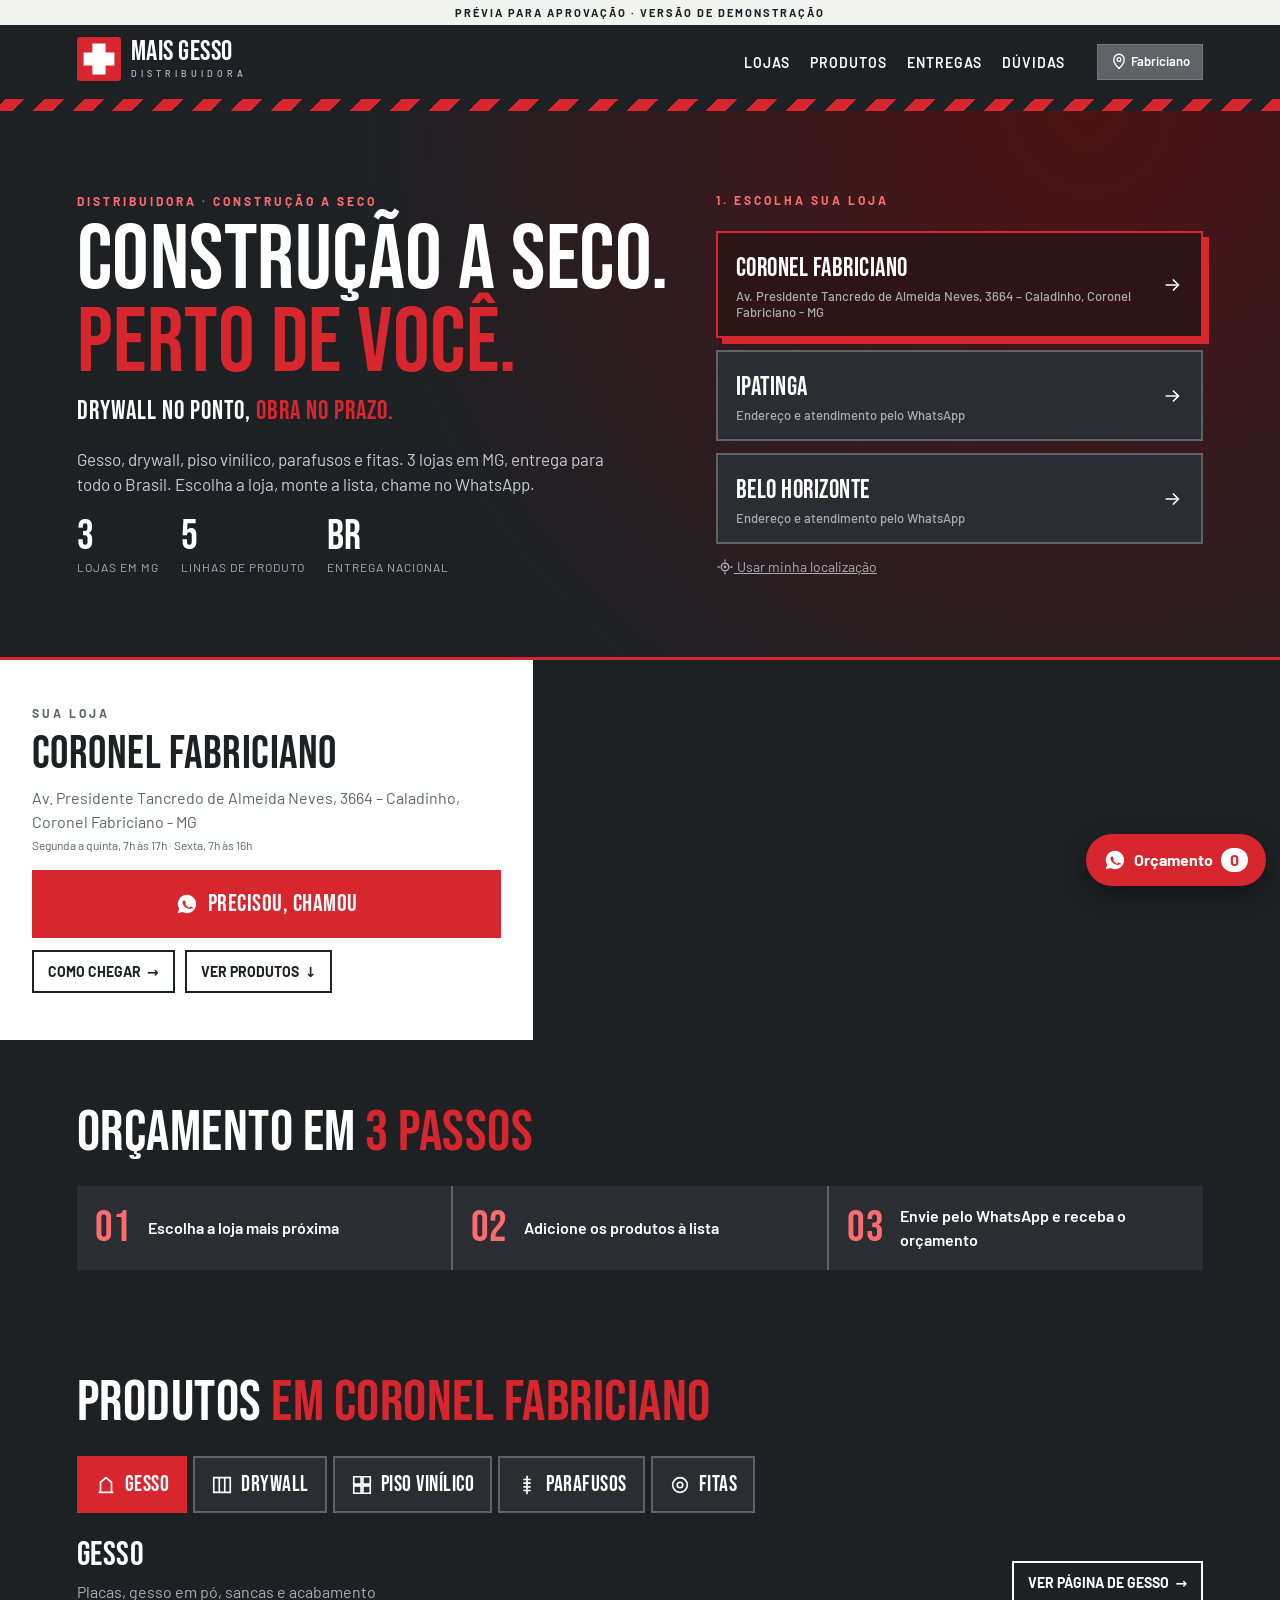
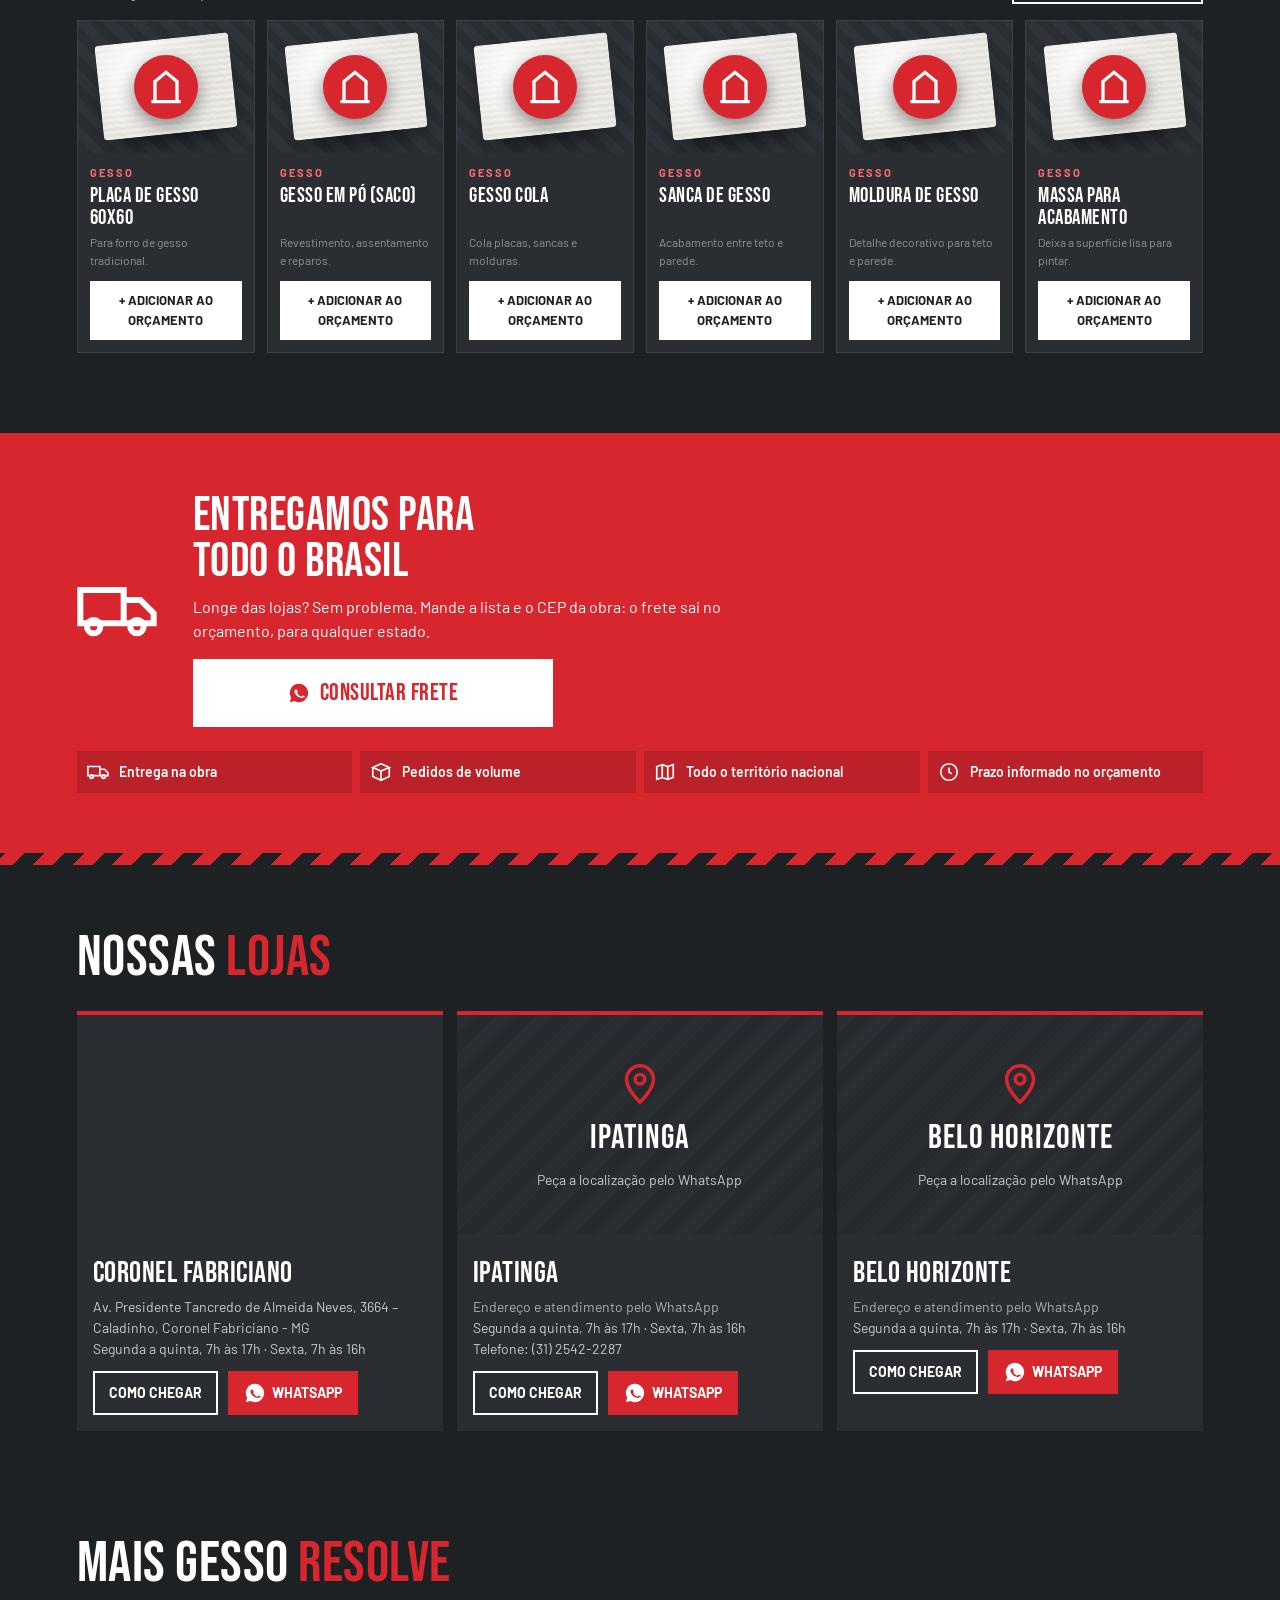
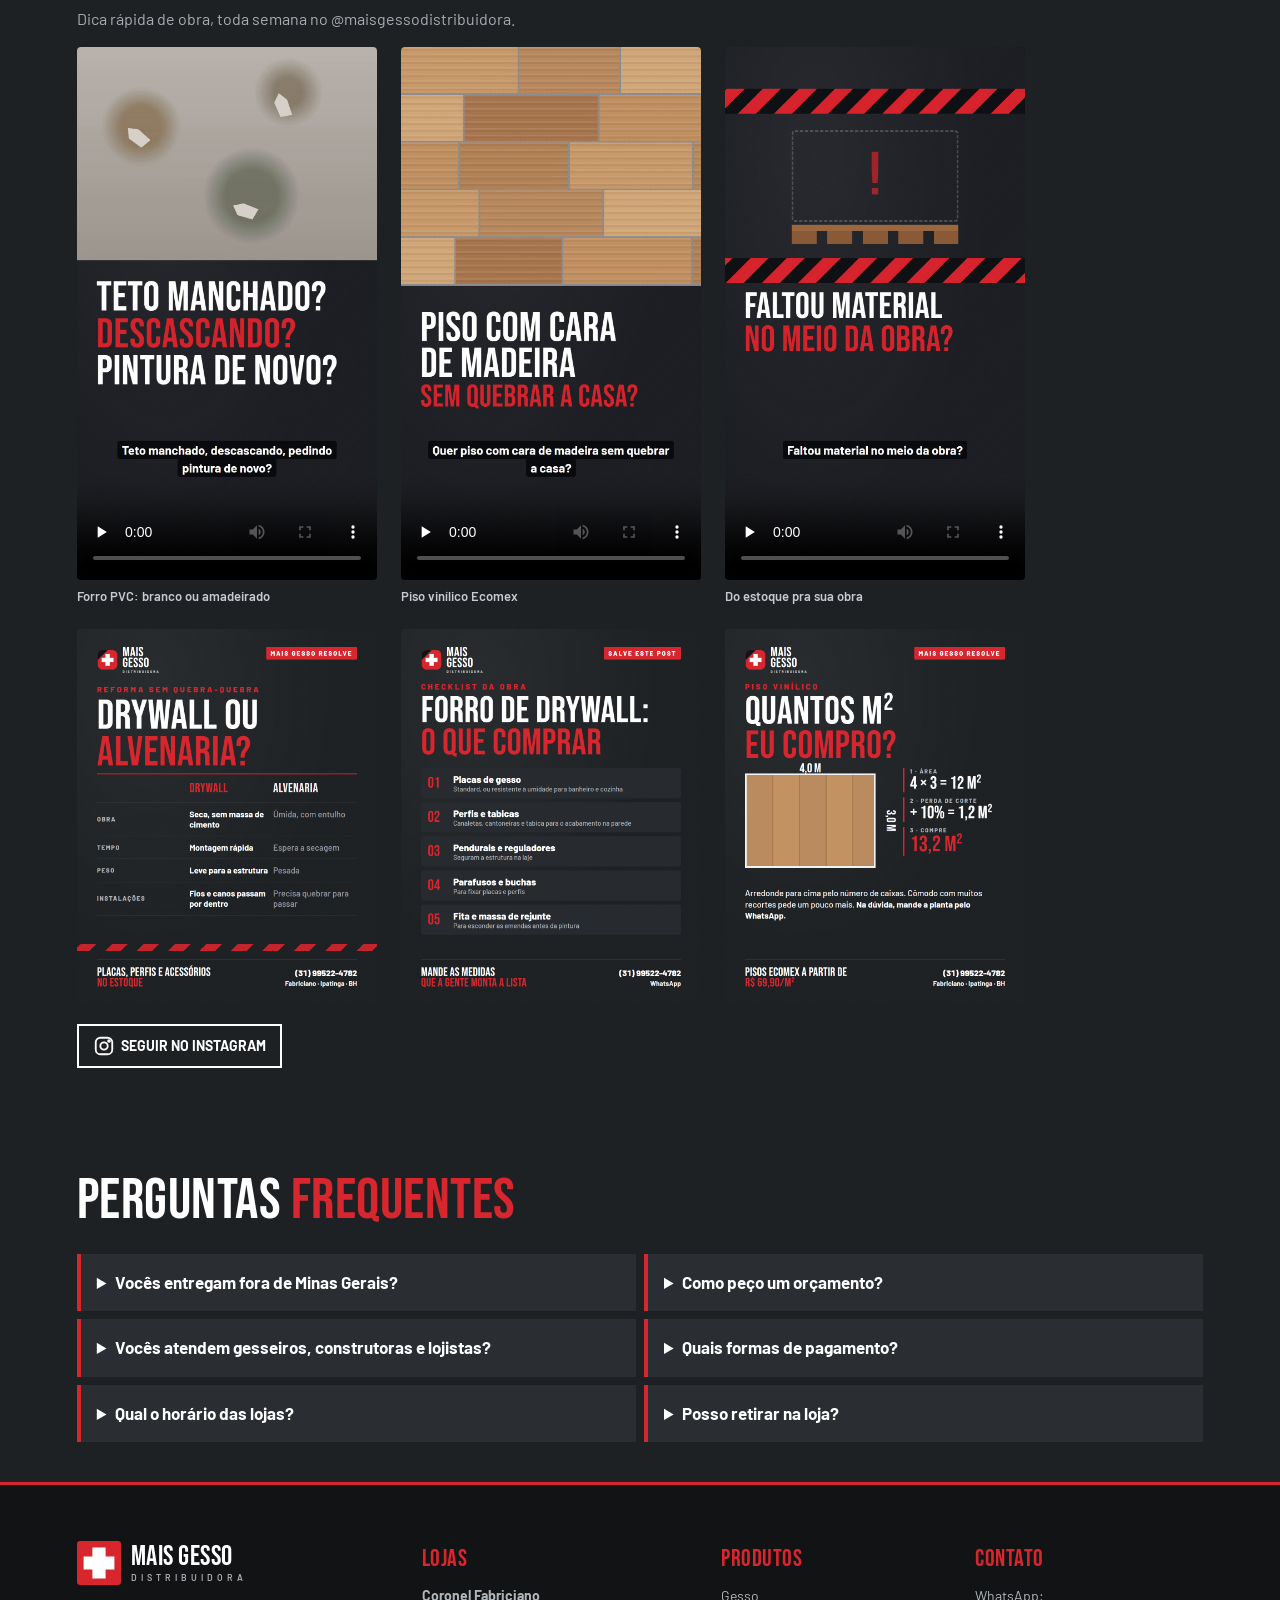
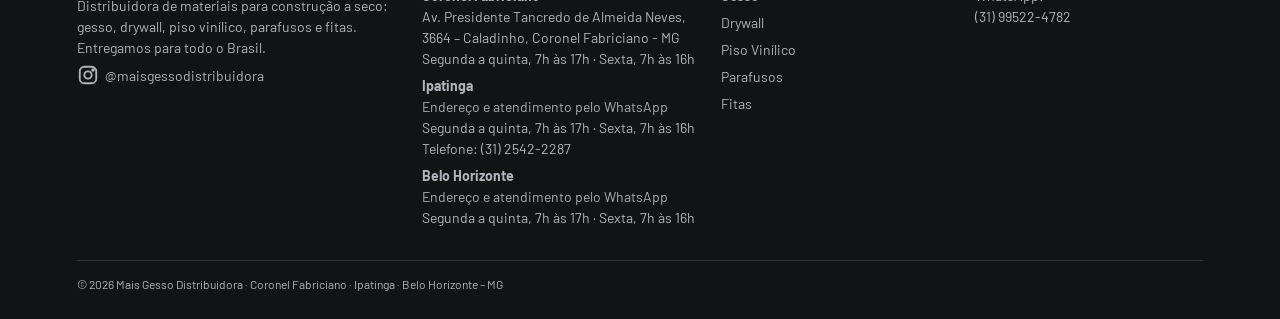
<file: index.html>
<!doctype html><html lang="pt-BR"><head><meta charset="utf-8"><meta name="viewport" content="width=device-width,initial-scale=1">
<title>Mais Gesso Distribuidora | Gesso, Drywall e Piso Vinílico em Coronel Fabriciano, Ipatinga e BH</title><meta name="description" content="Gesso, drywall, piso vinílico, parafusos e fitas. Lojas em Coronel Fabriciano, Ipatinga e Belo Horizonte (MG). Orçamento rápido pelo WhatsApp e entrega para todo o Brasil."><meta name="robots" content="noindex,follow"><meta name="theme-color" content="#1E2124"><meta name="format-detection" content="telephone=no">
<meta property="og:type" content="website"><meta property="og:locale" content="pt_BR"><meta property="og:site_name" content="Mais Gesso Distribuidora"><meta property="og:title" content="Mais Gesso Distribuidora | Gesso, Drywall e Piso Vinílico em Coronel Fabriciano, Ipatinga e BH"><meta property="og:description" content="Gesso, drywall, piso vinílico, parafusos e fitas. Lojas em Coronel Fabriciano, Ipatinga e Belo Horizonte (MG). Orçamento rápido pelo WhatsApp e entrega para todo o Brasil."><meta property="og:image" content="assets/og-image.png"><meta property="og:image:width" content="1200"><meta property="og:image:height" content="630"><meta property="og:image:alt" content="Mais Gesso Distribuidora: drywall no ponto, obra no prazo.">
<meta name="twitter:card" content="summary_large_image"><meta name="twitter:title" content="Mais Gesso Distribuidora | Gesso, Drywall e Piso Vinílico em Coronel Fabriciano, Ipatinga e BH"><meta name="twitter:description" content="Gesso, drywall, piso vinílico, parafusos e fitas. Lojas em Coronel Fabriciano, Ipatinga e Belo Horizonte (MG). Orçamento rápido pelo WhatsApp e entrega para todo o Brasil."><meta name="geo.region" content="BR-MG"><meta name="geo.placename" content="Coronel Fabriciano; Ipatinga; Belo Horizonte">
<link rel="icon" href="assets/favicon.svg" type="image/svg+xml"><link rel="apple-touch-icon" href="assets/apple-touch-icon.png"><link rel="preconnect" href="https://fonts.googleapis.com"><link rel="preconnect" href="https://fonts.gstatic.com" crossorigin>
<link href="https://fonts.googleapis.com/css2?family=Barlow:wght@400;500;600;700&family=Bebas+Neue&display=swap" rel="stylesheet"><link rel="stylesheet" href="assets/style.css">
<script type="application/ld+json">{"@context": "https://schema.org", "@graph": [{"@type": "Organization", "@id": "#org", "name": "Mais Gesso Distribuidora", "slogan": "Drywall no ponto, obra no prazo.", "sameAs": ["https://www.instagram.com/maisgessodistribuidora"], "contactPoint": {"@type": "ContactPoint", "telephone": "+5531995224782", "contactType": "sales", "areaServed": "BR", "availableLanguage": "pt-BR"}}, {"@type": "HardwareStore", "@id": "#fabriciano", "name": "Mais Gesso Distribuidora – Coronel Fabriciano", "parentOrganization": {"@id": "#org"}, "areaServed": [{"@type": "City", "name": "Coronel Fabriciano"}, {"@type": "Country", "name": "Brasil"}], "hasMap": "https://www.google.com/maps/search/?api=1&query=Mais%20Gesso%20Distribuidora%20Av.%20Presidente%20Tancredo%20de%20Almeida%20Neves%2C%203664%20%E2%80%93%20Caladinho%2C%20Coronel%20Fabriciano%20-%20MG", "address": {"@type": "PostalAddress", "addressLocality": "Coronel Fabriciano", "addressRegion": "MG", "addressCountry": "BR", "streetAddress": "Av. Presidente Tancredo de Almeida Neves, 3664 – Caladinho"}, "telephone": "+5531995224782", "openingHours": ["Mo-Th 07:00-17:00", "Fr 07:00-16:00"]}, {"@type": "HardwareStore", "@id": "#ipatinga", "name": "Mais Gesso Distribuidora – Ipatinga", "parentOrganization": {"@id": "#org"}, "areaServed": [{"@type": "City", "name": "Ipatinga"}, {"@type": "Country", "name": "Brasil"}], "hasMap": "https://www.google.com/maps/search/?api=1&query=Mais%20Gesso%20Distribuidora%20Ipatinga%20MG", "address": {"@type": "PostalAddress", "addressLocality": "Ipatinga", "addressRegion": "MG", "addressCountry": "BR"}, "telephone": "+553125422287", "openingHours": ["Mo-Th 07:00-17:00", "Fr 07:00-16:00"]}, {"@type": "HardwareStore", "@id": "#bh", "name": "Mais Gesso Distribuidora – Belo Horizonte", "parentOrganization": {"@id": "#org"}, "areaServed": [{"@type": "City", "name": "Belo Horizonte"}, {"@type": "Country", "name": "Brasil"}], "hasMap": "https://www.google.com/maps/search/?api=1&query=Mais%20Gesso%20Distribuidora%20Belo%20Horizonte%20MG", "address": {"@type": "PostalAddress", "addressLocality": "Belo Horizonte", "addressRegion": "MG", "addressCountry": "BR"}, "openingHours": ["Mo-Th 07:00-17:00", "Fr 07:00-16:00"]}, {"@type": "FAQPage", "mainEntity": [{"@type": "Question", "name": "Vocês entregam fora de Minas Gerais?", "acceptedAnswer": {"@type": "Answer", "text": "Sim. Entregamos para todo o Brasil. Envie sua lista pelo WhatsApp com o CEP da obra e calculamos o frete."}}, {"@type": "Question", "name": "Como peço um orçamento?", "acceptedAnswer": {"@type": "Answer", "text": "Escolha sua loja, adicione os produtos à lista de orçamento e toque em “Enviar pelo WhatsApp”. A mensagem já vai pronta para a loja escolhida."}}]}]}</script></head><body><a class="skip" href="#main">Pular para o conteúdo</a><div class="previa">Prévia para aprovação · versão de demonstração</div><header class="top"><a href="index.html" aria-label="Mais Gesso – início"><span class="logo-ph"><svg class="lm" viewBox="0 0 80 80" aria-hidden="true" focusable="false"><rect width="80" height="80" rx="6" fill="#D7262E"/><path d="M28 12h24v16h16v24H52v16H28V52H12V28h16z" fill="#fff"/></svg><span><b>MAIS GESSO</b><small>DISTRIBUIDORA</small></span></span></a>
<nav id="nav" aria-label="Principal"><a href="index.html#lojas">Lojas</a><a href="index.html#produtos">Produtos</a><a href="index.html#entrega">Entregas</a><a href="index.html#faq">Dúvidas</a></nav>
<button type="button" class="storechip" data-open-picker aria-haspopup="dialog"><svg width="18" height="18" viewBox="0 0 24 24" fill="none" stroke="currentColor" stroke-width="1.8" aria-hidden="true" focusable="false"><path d="M12 22s7-6.5 7-12a7 7 0 10-14 0c0 5.5 7 12 7 12zM12 12.5a2.5 2.5 0 100-5 2.5 2.5 0 000 5"/></svg> <span class="sr-only">Loja: </span><span data-store-short>Escolha a loja</span></button><button type="button" class="burger" aria-label="Abrir menu" aria-expanded="false" aria-controls="nav" data-menu><span aria-hidden="true">☰</span></button></header><div class="hz" aria-hidden="true"></div><main id="main">
<section class="hero"><div><p class="kick">Distribuidora · Construção a seco</p><h1>Construção a seco.<br><em>Perto de você.</em></h1><p class="slogan">Drywall no ponto, <em>obra no prazo.</em></p><p class="lead">Gesso, drywall, piso vinílico, parafusos e fitas. 3 lojas em MG, entrega para todo o Brasil. Escolha a loja, monte a lista, chame no WhatsApp.</p>
<div class="stats"><div><b>3</b>lojas em MG</div><div><b>5</b>linhas de produto</div><div><b>BR</b>entrega nacional</div></div></div>
<div class="opts" id="lojas-pick" role="group" aria-labelledby="pick-t"><p class="kick" id="pick-t">1. Escolha sua loja</p><button type="button" class="opt" data-pick="fabriciano" aria-pressed="false"><span>Coronel Fabriciano<small>Av. Presidente Tancredo de Almeida Neves, 3664 – Caladinho, Coronel Fabriciano - MG</small></span><svg width="22" height="22" viewBox="0 0 24 24" fill="none" stroke="currentColor" stroke-width="1.8" aria-hidden="true" focusable="false"><path d="M5 12h14M13 6l6 6-6 6"/></svg></button><button type="button" class="opt" data-pick="ipatinga" aria-pressed="false"><span>Ipatinga<small><span class="soon">Endereço e atendimento pelo WhatsApp</span></small></span><svg width="22" height="22" viewBox="0 0 24 24" fill="none" stroke="currentColor" stroke-width="1.8" aria-hidden="true" focusable="false"><path d="M5 12h14M13 6l6 6-6 6"/></svg></button><button type="button" class="opt" data-pick="bh" aria-pressed="false"><span>Belo Horizonte<small><span class="soon">Endereço e atendimento pelo WhatsApp</span></small></span><svg width="22" height="22" viewBox="0 0 24 24" fill="none" stroke="currentColor" stroke-width="1.8" aria-hidden="true" focusable="false"><path d="M5 12h14M13 6l6 6-6 6"/></svg></button><button type="button" class="lnk geo" id="geo"><svg width="18" height="18" viewBox="0 0 24 24" fill="none" stroke="currentColor" stroke-width="1.8" aria-hidden="true" focusable="false"><path d="M12 2v3M12 19v3M2 12h3M19 12h3M12 17a5 5 0 100-10 5 5 0 000 10M12 13a1 1 0 100-2 1 1 0 000 2"/></svg> Usar minha localização</button></div></section>
<section class="panel" id="sua-loja" aria-labelledby="sua-loja-t"><div class="info"><p class="kick dark">Sua loja</p><h2 id="sua-loja-t" data-store-name>Coronel Fabriciano</h2><p id="saddr">Av. Presidente Tancredo de Almeida Neves, 3664 – Caladinho, Coronel Fabriciano - MG</p><p class="tiny" id="shours">Segunda a quinta, 7h às 17h · Sexta, 7h às 16h</p>
<a class="big" id="swa" href="https://wa.me/5531995224782?text=Ol%C3%A1%2C%20Mais%20Gesso%21%20Gostaria%20de%20um%20or%C3%A7amento%20na%20loja%20de%20Coronel%20Fabriciano." rel="noopener"><svg width="22" height="22" viewBox="0 0 24 24" fill="currentColor" aria-hidden="true" focusable="false"><path d="M12 2a10 10 0 00-8.6 15.1L2 22l5-1.3A10 10 0 1012 2zm5.3 14.2c-.2.6-1.3 1.2-1.8 1.2s-1 .3-3.4-.7-3.9-3.5-4-3.7-1-1.3-1-2.5.6-1.8.9-2 .5-.3.7-.3h.5c.2 0 .4 0 .6.5l.8 2c.1.2.1.4 0 .5l-.4.6c-.1.2-.3.3-.1.6.2.3.8 1.3 1.7 2.1 1.2 1 2.1 1.3 2.4 1.5.3.1.5.1.6-.1l.9-1c.2-.3.4-.2.6-.1l1.9.9c.3.1.5.2.5.3.1.2.1.7-.1 1.2z"/></svg> Precisou, chamou</a><div class="row"><a class="ghost" id="slnk" href="https://www.google.com/maps/search/?api=1&query=Mais%20Gesso%20Distribuidora%20Av.%20Presidente%20Tancredo%20de%20Almeida%20Neves%2C%203664%20%E2%80%93%20Caladinho%2C%20Coronel%20Fabriciano%20-%20MG" rel="noopener">Como chegar <span aria-hidden="true">→</span></a><a class="ghost" href="#produtos">Ver produtos <span aria-hidden="true">↓</span></a></div><p class="warn" id="swarn" hidden><span aria-hidden="true">⚠</span> </p></div>
<div class="map"><div class="nomap" id="snomap" hidden><svg width="46" height="46" viewBox="0 0 24 24" fill="none" stroke="currentColor" stroke-width="1.8" aria-hidden="true" focusable="false"><path d="M12 22s7-6.5 7-12a7 7 0 10-14 0c0 5.5 7 12 7 12zM12 12.5a2.5 2.5 0 100-5 2.5 2.5 0 000 5"/></svg><b data-store-name></b><span>Peça a localização pelo WhatsApp</span></div><iframe id="smap" title="Mapa da loja selecionada" loading="lazy" referrerpolicy="no-referrer-when-downgrade" src="https://maps.google.com/maps?q=Av.%20Presidente%20Tancredo%20de%20Almeida%20Neves%2C%203664%20%E2%80%93%20Caladinho%2C%20Coronel%20Fabriciano%20-%20MG&z=15&output=embed"></iframe></div></section>
<section class="how" aria-labelledby="how-t"><h2 class="s" id="how-t">Orçamento em <span>3 passos</span></h2><ol class="steps"><li><b>01</b>Escolha a loja mais próxima</li><li><b>02</b>Adicione os produtos à lista</li><li><b>03</b>Envie pelo WhatsApp e receba o orçamento</li></ol></section>
<section id="produtos" aria-labelledby="produtos-t"><h2 class="s" id="produtos-t">Produtos <span data-store-in></span></h2><div class="tabs" role="tablist" aria-label="Linhas de produto"><button type="button" class="tab on" role="tab" id="tab-gesso" aria-controls="painel-gesso" aria-selected="true" tabindex="0" data-tab="gesso"><svg width="22" height="22" viewBox="0 0 24 24" fill="none" stroke="currentColor" stroke-width="1.8" aria-hidden="true" focusable="false"><path d="M4 20h16M6 20V9l6-5 6 5v11"/></svg>Gesso</button><button type="button" class="tab" role="tab" id="tab-drywall" aria-controls="painel-drywall" aria-selected="false" tabindex="-1" data-tab="drywall"><svg width="22" height="22" viewBox="0 0 24 24" fill="none" stroke="currentColor" stroke-width="1.8" aria-hidden="true" focusable="false"><path d="M3 4h18v16H3zM9 4v16M15 4v16"/></svg>Drywall</button><button type="button" class="tab" role="tab" id="tab-piso-vinilico" aria-controls="painel-piso-vinilico" aria-selected="false" tabindex="-1" data-tab="piso-vinilico"><svg width="22" height="22" viewBox="0 0 24 24" fill="none" stroke="currentColor" stroke-width="1.8" aria-hidden="true" focusable="false"><path d="M3 3h8v8H3zM13 13h8v8h-8zM13 3h8v8h-8zM3 13h8v8H3z"/></svg>Piso Vinílico</button><button type="button" class="tab" role="tab" id="tab-parafusos" aria-controls="painel-parafusos" aria-selected="false" tabindex="-1" data-tab="parafusos"><svg width="22" height="22" viewBox="0 0 24 24" fill="none" stroke="currentColor" stroke-width="1.8" aria-hidden="true" focusable="false"><path d="M12 2v20M8 6h8M8 10h8M8 14h8M8 18h8"/></svg>Parafusos</button><button type="button" class="tab" role="tab" id="tab-fitas" aria-controls="painel-fitas" aria-selected="false" tabindex="-1" data-tab="fitas"><svg width="22" height="22" viewBox="0 0 24 24" fill="none" stroke="currentColor" stroke-width="1.8" aria-hidden="true" focusable="false"><path d="M4 12a8 8 0 1016 0 8 8 0 10-16 0M9 12a3 3 0 106 0 3 3 0 10-6 0"/></svg>Fitas</button></div>
<div class="tabp" role="tabpanel" id="painel-gesso" aria-labelledby="tab-gesso" data-panel="gesso"><div class="ch"><div><h3 class="ct">Gesso</h3><p>Placas, gesso em pó, sancas e acabamento</p></div><a class="ghost dk" href="produtos/gesso.html">Ver página de Gesso <span aria-hidden="true">→</span></a></div><div class="grid"><article class="pc"><div class="ph ph-gesso"><span class="sw" aria-hidden="true"></span><svg width="44" height="44" viewBox="0 0 24 24" fill="none" stroke="currentColor" stroke-width="1.8" aria-hidden="true" focusable="false"><path d="M4 20h16M6 20V9l6-5 6 5v11"/></svg></div><div class="pb"><span class="tag">Gesso</span><h4>Placa de gesso 60x60</h4><p class="tiny">Para forro de gesso tradicional.</p><button type="button" class="add" data-item="Placa de gesso 60x60" aria-pressed="false">+ Adicionar ao orçamento</button></div></article><article class="pc"><div class="ph ph-gesso"><span class="sw" aria-hidden="true"></span><svg width="44" height="44" viewBox="0 0 24 24" fill="none" stroke="currentColor" stroke-width="1.8" aria-hidden="true" focusable="false"><path d="M4 20h16M6 20V9l6-5 6 5v11"/></svg></div><div class="pb"><span class="tag">Gesso</span><h4>Gesso em pó (saco)</h4><p class="tiny">Revestimento, assentamento e reparos.</p><button type="button" class="add" data-item="Gesso em pó (saco)" aria-pressed="false">+ Adicionar ao orçamento</button></div></article><article class="pc"><div class="ph ph-gesso"><span class="sw" aria-hidden="true"></span><svg width="44" height="44" viewBox="0 0 24 24" fill="none" stroke="currentColor" stroke-width="1.8" aria-hidden="true" focusable="false"><path d="M4 20h16M6 20V9l6-5 6 5v11"/></svg></div><div class="pb"><span class="tag">Gesso</span><h4>Gesso cola</h4><p class="tiny">Cola placas, sancas e molduras.</p><button type="button" class="add" data-item="Gesso cola" aria-pressed="false">+ Adicionar ao orçamento</button></div></article><article class="pc"><div class="ph ph-gesso"><span class="sw" aria-hidden="true"></span><svg width="44" height="44" viewBox="0 0 24 24" fill="none" stroke="currentColor" stroke-width="1.8" aria-hidden="true" focusable="false"><path d="M4 20h16M6 20V9l6-5 6 5v11"/></svg></div><div class="pb"><span class="tag">Gesso</span><h4>Sanca de gesso</h4><p class="tiny">Acabamento entre teto e parede.</p><button type="button" class="add" data-item="Sanca de gesso" aria-pressed="false">+ Adicionar ao orçamento</button></div></article><article class="pc"><div class="ph ph-gesso"><span class="sw" aria-hidden="true"></span><svg width="44" height="44" viewBox="0 0 24 24" fill="none" stroke="currentColor" stroke-width="1.8" aria-hidden="true" focusable="false"><path d="M4 20h16M6 20V9l6-5 6 5v11"/></svg></div><div class="pb"><span class="tag">Gesso</span><h4>Moldura de gesso</h4><p class="tiny">Detalhe decorativo para teto e parede.</p><button type="button" class="add" data-item="Moldura de gesso" aria-pressed="false">+ Adicionar ao orçamento</button></div></article><article class="pc"><div class="ph ph-gesso"><span class="sw" aria-hidden="true"></span><svg width="44" height="44" viewBox="0 0 24 24" fill="none" stroke="currentColor" stroke-width="1.8" aria-hidden="true" focusable="false"><path d="M4 20h16M6 20V9l6-5 6 5v11"/></svg></div><div class="pb"><span class="tag">Gesso</span><h4>Massa para acabamento</h4><p class="tiny">Deixa a superfície lisa para pintar.</p><button type="button" class="add" data-item="Massa para acabamento" aria-pressed="false">+ Adicionar ao orçamento</button></div></article></div></div><div class="tabp" role="tabpanel" id="painel-drywall" aria-labelledby="tab-drywall" data-panel="drywall" hidden><div class="ch"><div><h3 class="ct">Drywall</h3><p>Chapas ST, RU, RF, perfis e massas</p></div><a class="ghost dk" href="produtos/drywall.html">Ver página de Drywall <span aria-hidden="true">→</span></a></div><div class="grid"><article class="pc"><div class="ph ph-drywall"><span class="sw" aria-hidden="true"></span><svg width="44" height="44" viewBox="0 0 24 24" fill="none" stroke="currentColor" stroke-width="1.8" aria-hidden="true" focusable="false"><path d="M3 4h18v16H3zM9 4v16M15 4v16"/></svg></div><div class="pb"><span class="tag">Drywall</span><h4>Chapa drywall ST</h4><p class="tiny">Uso geral em áreas secas.</p><button type="button" class="add" data-item="Chapa drywall ST" aria-pressed="false">+ Adicionar ao orçamento</button></div></article><article class="pc"><div class="ph ph-drywall" style="--t:#7fa98a"><span class="sw" aria-hidden="true"></span><svg width="44" height="44" viewBox="0 0 24 24" fill="none" stroke="currentColor" stroke-width="1.8" aria-hidden="true" focusable="false"><path d="M3 4h18v16H3zM9 4v16M15 4v16"/></svg></div><div class="pb"><span class="tag">Drywall</span><h4>Chapa drywall RU (verde)</h4><p class="tiny">Resiste à umidade: banheiro e cozinha.</p><button type="button" class="add" data-item="Chapa drywall RU (verde)" aria-pressed="false">+ Adicionar ao orçamento</button></div></article><article class="pc"><div class="ph ph-drywall" style="--t:#d9a3ad"><span class="sw" aria-hidden="true"></span><svg width="44" height="44" viewBox="0 0 24 24" fill="none" stroke="currentColor" stroke-width="1.8" aria-hidden="true" focusable="false"><path d="M3 4h18v16H3zM9 4v16M15 4v16"/></svg></div><div class="pb"><span class="tag">Drywall</span><h4>Chapa drywall RF (rosa)</h4><p class="tiny">Resiste ao fogo: áreas técnicas.</p><button type="button" class="add" data-item="Chapa drywall RF (rosa)" aria-pressed="false">+ Adicionar ao orçamento</button></div></article><article class="pc"><div class="ph ph-drywall"><span class="sw" aria-hidden="true"></span><svg width="44" height="44" viewBox="0 0 24 24" fill="none" stroke="currentColor" stroke-width="1.8" aria-hidden="true" focusable="false"><path d="M3 4h18v16H3zM9 4v16M15 4v16"/></svg></div><div class="pb"><span class="tag">Drywall</span><h4>Perfil montante</h4><p class="tiny">Estrutura vertical da parede.</p><button type="button" class="add" data-item="Perfil montante" aria-pressed="false">+ Adicionar ao orçamento</button></div></article><article class="pc"><div class="ph ph-drywall"><span class="sw" aria-hidden="true"></span><svg width="44" height="44" viewBox="0 0 24 24" fill="none" stroke="currentColor" stroke-width="1.8" aria-hidden="true" focusable="false"><path d="M3 4h18v16H3zM9 4v16M15 4v16"/></svg></div><div class="pb"><span class="tag">Drywall</span><h4>Perfil guia</h4><p class="tiny">Fixa a estrutura no piso e no teto.</p><button type="button" class="add" data-item="Perfil guia" aria-pressed="false">+ Adicionar ao orçamento</button></div></article><article class="pc"><div class="ph ph-drywall"><span class="sw" aria-hidden="true"></span><svg width="44" height="44" viewBox="0 0 24 24" fill="none" stroke="currentColor" stroke-width="1.8" aria-hidden="true" focusable="false"><path d="M3 4h18v16H3zM9 4v16M15 4v16"/></svg></div><div class="pb"><span class="tag">Drywall</span><h4>Massa para drywall</h4><p class="tiny">Tratamento das juntas entre chapas.</p><button type="button" class="add" data-item="Massa para drywall" aria-pressed="false">+ Adicionar ao orçamento</button></div></article></div></div><div class="tabp" role="tabpanel" id="painel-piso-vinilico" aria-labelledby="tab-piso-vinilico" data-panel="piso-vinilico" hidden><div class="ch"><div><h3 class="ct">Piso Vinílico</h3><p>Réguas, mantas, rodapés e acessórios</p></div><a class="ghost dk" href="produtos/piso-vinilico.html">Ver página de Piso Vinílico <span aria-hidden="true">→</span></a></div><div class="grid"><article class="pc"><div class="ph ph-piso-vinilico"><span class="sw" aria-hidden="true"></span><svg width="44" height="44" viewBox="0 0 24 24" fill="none" stroke="currentColor" stroke-width="1.8" aria-hidden="true" focusable="false"><path d="M3 3h8v8H3zM13 13h8v8h-8zM13 3h8v8h-8zM3 13h8v8H3z"/></svg></div><div class="pb"><span class="tag">Piso Vinílico</span><h4>Piso vinílico em régua</h4><p class="tiny">Réguas com aparência de madeira.</p><button type="button" class="add" data-item="Piso vinílico em régua" aria-pressed="false">+ Adicionar ao orçamento</button></div></article><article class="pc"><div class="ph ph-piso-vinilico" style="--t:#a7774c"><span class="sw" aria-hidden="true"></span><svg width="44" height="44" viewBox="0 0 24 24" fill="none" stroke="currentColor" stroke-width="1.8" aria-hidden="true" focusable="false"><path d="M3 3h8v8H3zM13 13h8v8h-8zM13 3h8v8h-8zM3 13h8v8H3z"/></svg></div><div class="pb"><span class="tag">Piso Vinílico</span><h4>Piso vinílico clicado</h4><p class="tiny">Encaixe sem cola, instala mais rápido.</p><button type="button" class="add" data-item="Piso vinílico clicado" aria-pressed="false">+ Adicionar ao orçamento</button></div></article><article class="pc"><div class="ph ph-piso-vinilico" style="--t:#8f6b4c"><span class="sw" aria-hidden="true"></span><svg width="44" height="44" viewBox="0 0 24 24" fill="none" stroke="currentColor" stroke-width="1.8" aria-hidden="true" focusable="false"><path d="M3 3h8v8H3zM13 13h8v8h-8zM13 3h8v8h-8zM3 13h8v8H3z"/></svg></div><div class="pb"><span class="tag">Piso Vinílico</span><h4>Manta vinílica</h4><p class="tiny">Rolo contínuo para áreas amplas.</p><button type="button" class="add" data-item="Manta vinílica" aria-pressed="false">+ Adicionar ao orçamento</button></div></article><article class="pc"><div class="ph ph-piso-vinilico" style="--t:#e9e6e1"><span class="sw" aria-hidden="true"></span><svg width="44" height="44" viewBox="0 0 24 24" fill="none" stroke="currentColor" stroke-width="1.8" aria-hidden="true" focusable="false"><path d="M3 3h8v8H3zM13 13h8v8h-8zM13 3h8v8h-8zM3 13h8v8H3z"/></svg></div><div class="pb"><span class="tag">Piso Vinílico</span><h4>Rodapé</h4><p class="tiny">Acabamento entre piso e parede.</p><button type="button" class="add" data-item="Rodapé" aria-pressed="false">+ Adicionar ao orçamento</button></div></article><article class="pc"><div class="ph ph-piso-vinilico"><span class="sw" aria-hidden="true"></span><svg width="44" height="44" viewBox="0 0 24 24" fill="none" stroke="currentColor" stroke-width="1.8" aria-hidden="true" focusable="false"><path d="M3 3h8v8H3zM13 13h8v8h-8zM13 3h8v8h-8zM3 13h8v8H3z"/></svg></div><div class="pb"><span class="tag">Piso Vinílico</span><h4>Cola para piso vinílico</h4><p class="tiny">Fixa réguas e mantas coladas.</p><button type="button" class="add" data-item="Cola para piso vinílico" aria-pressed="false">+ Adicionar ao orçamento</button></div></article><article class="pc"><div class="ph ph-piso-vinilico"><span class="sw" aria-hidden="true"></span><svg width="44" height="44" viewBox="0 0 24 24" fill="none" stroke="currentColor" stroke-width="1.8" aria-hidden="true" focusable="false"><path d="M3 3h8v8H3zM13 13h8v8h-8zM13 3h8v8h-8zM3 13h8v8H3z"/></svg></div><div class="pb"><span class="tag">Piso Vinílico</span><h4>Perfil de acabamento</h4><p class="tiny">Transição entre ambientes.</p><button type="button" class="add" data-item="Perfil de acabamento" aria-pressed="false">+ Adicionar ao orçamento</button></div></article></div></div><div class="tabp" role="tabpanel" id="painel-parafusos" aria-labelledby="tab-parafusos" data-panel="parafusos" hidden><div class="ch"><div><h3 class="ct">Parafusos</h3><p>Fixação para drywall, steel frame e forro</p></div><a class="ghost dk" href="produtos/parafusos.html">Ver página de Parafusos <span aria-hidden="true">→</span></a></div><div class="grid"><article class="pc"><div class="ph ph-parafusos"><span class="sw" aria-hidden="true"></span><svg width="44" height="44" viewBox="0 0 24 24" fill="none" stroke="currentColor" stroke-width="1.8" aria-hidden="true" focusable="false"><path d="M12 2v20M8 6h8M8 10h8M8 14h8M8 18h8"/></svg></div><div class="pb"><span class="tag">Parafusos</span><h4>Parafuso GN25 (drywall)</h4><p class="tiny">Fixa as chapas nos perfis.</p><button type="button" class="add" data-item="Parafuso GN25 (drywall)" aria-pressed="false">+ Adicionar ao orçamento</button></div></article><article class="pc"><div class="ph ph-parafusos"><span class="sw" aria-hidden="true"></span><svg width="44" height="44" viewBox="0 0 24 24" fill="none" stroke="currentColor" stroke-width="1.8" aria-hidden="true" focusable="false"><path d="M12 2v20M8 6h8M8 10h8M8 14h8M8 18h8"/></svg></div><div class="pb"><span class="tag">Parafusos</span><h4>Parafuso metal-metal</h4><p class="tiny">Une os perfis da estrutura.</p><button type="button" class="add" data-item="Parafuso metal-metal" aria-pressed="false">+ Adicionar ao orçamento</button></div></article><article class="pc"><div class="ph ph-parafusos"><span class="sw" aria-hidden="true"></span><svg width="44" height="44" viewBox="0 0 24 24" fill="none" stroke="currentColor" stroke-width="1.8" aria-hidden="true" focusable="false"><path d="M12 2v20M8 6h8M8 10h8M8 14h8M8 18h8"/></svg></div><div class="pb"><span class="tag">Parafusos</span><h4>Parafuso ponta broca</h4><p class="tiny">Para perfis de chapa mais grossa.</p><button type="button" class="add" data-item="Parafuso ponta broca" aria-pressed="false">+ Adicionar ao orçamento</button></div></article><article class="pc"><div class="ph ph-parafusos"><span class="sw" aria-hidden="true"></span><svg width="44" height="44" viewBox="0 0 24 24" fill="none" stroke="currentColor" stroke-width="1.8" aria-hidden="true" focusable="false"><path d="M12 2v20M8 6h8M8 10h8M8 14h8M8 18h8"/></svg></div><div class="pb"><span class="tag">Parafusos</span><h4>Bucha e parafuso</h4><p class="tiny">Fixação em alvenaria e concreto.</p><button type="button" class="add" data-item="Bucha e parafuso" aria-pressed="false">+ Adicionar ao orçamento</button></div></article><article class="pc"><div class="ph ph-parafusos"><span class="sw" aria-hidden="true"></span><svg width="44" height="44" viewBox="0 0 24 24" fill="none" stroke="currentColor" stroke-width="1.8" aria-hidden="true" focusable="false"><path d="M12 2v20M8 6h8M8 10h8M8 14h8M8 18h8"/></svg></div><div class="pb"><span class="tag">Parafusos</span><h4>Pino para fixação</h4><p class="tiny">Fixa guias em laje e piso.</p><button type="button" class="add" data-item="Pino para fixação" aria-pressed="false">+ Adicionar ao orçamento</button></div></article><article class="pc"><div class="ph ph-parafusos"><span class="sw" aria-hidden="true"></span><svg width="44" height="44" viewBox="0 0 24 24" fill="none" stroke="currentColor" stroke-width="1.8" aria-hidden="true" focusable="false"><path d="M12 2v20M8 6h8M8 10h8M8 14h8M8 18h8"/></svg></div><div class="pb"><span class="tag">Parafusos</span><h4>Arame galvanizado</h4><p class="tiny">Sustentação de forros.</p><button type="button" class="add" data-item="Arame galvanizado" aria-pressed="false">+ Adicionar ao orçamento</button></div></article></div></div><div class="tabp" role="tabpanel" id="painel-fitas" aria-labelledby="tab-fitas" data-panel="fitas" hidden><div class="ch"><div><h3 class="ct">Fitas</h3><p>Fitas telada, papel, reforço e isolamento</p></div><a class="ghost dk" href="produtos/fitas.html">Ver página de Fitas <span aria-hidden="true">→</span></a></div><div class="grid"><article class="pc"><div class="ph ph-fitas"><span class="sw" aria-hidden="true"></span><svg width="44" height="44" viewBox="0 0 24 24" fill="none" stroke="currentColor" stroke-width="1.8" aria-hidden="true" focusable="false"><path d="M4 12a8 8 0 1016 0 8 8 0 10-16 0M9 12a3 3 0 106 0 3 3 0 10-6 0"/></svg></div><div class="pb"><span class="tag">Fitas</span><h4>Fita telada</h4><p class="tiny">Reforça as juntas antes da massa.</p><button type="button" class="add" data-item="Fita telada" aria-pressed="false">+ Adicionar ao orçamento</button></div></article><article class="pc"><div class="ph ph-fitas"><span class="sw" aria-hidden="true"></span><svg width="44" height="44" viewBox="0 0 24 24" fill="none" stroke="currentColor" stroke-width="1.8" aria-hidden="true" focusable="false"><path d="M4 12a8 8 0 1016 0 8 8 0 10-16 0M9 12a3 3 0 106 0 3 3 0 10-6 0"/></svg></div><div class="pb"><span class="tag">Fitas</span><h4>Fita de papel microperfurada</h4><p class="tiny">Tratamento de juntas de drywall.</p><button type="button" class="add" data-item="Fita de papel microperfurada" aria-pressed="false">+ Adicionar ao orçamento</button></div></article><article class="pc"><div class="ph ph-fitas"><span class="sw" aria-hidden="true"></span><svg width="44" height="44" viewBox="0 0 24 24" fill="none" stroke="currentColor" stroke-width="1.8" aria-hidden="true" focusable="false"><path d="M4 12a8 8 0 1016 0 8 8 0 10-16 0M9 12a3 3 0 106 0 3 3 0 10-6 0"/></svg></div><div class="pb"><span class="tag">Fitas</span><h4>Fita de reforço metálica</h4><p class="tiny">Protege cantos e quinas.</p><button type="button" class="add" data-item="Fita de reforço metálica" aria-pressed="false">+ Adicionar ao orçamento</button></div></article><article class="pc"><div class="ph ph-fitas"><span class="sw" aria-hidden="true"></span><svg width="44" height="44" viewBox="0 0 24 24" fill="none" stroke="currentColor" stroke-width="1.8" aria-hidden="true" focusable="false"><path d="M4 12a8 8 0 1016 0 8 8 0 10-16 0M9 12a3 3 0 106 0 3 3 0 10-6 0"/></svg></div><div class="pb"><span class="tag">Fitas</span><h4>Fita banda acústica</h4><p class="tiny">Isola a estrutura e reduz ruído.</p><button type="button" class="add" data-item="Fita banda acústica" aria-pressed="false">+ Adicionar ao orçamento</button></div></article><article class="pc"><div class="ph ph-fitas"><span class="sw" aria-hidden="true"></span><svg width="44" height="44" viewBox="0 0 24 24" fill="none" stroke="currentColor" stroke-width="1.8" aria-hidden="true" focusable="false"><path d="M4 12a8 8 0 1016 0 8 8 0 10-16 0M9 12a3 3 0 106 0 3 3 0 10-6 0"/></svg></div><div class="pb"><span class="tag">Fitas</span><h4>Fita crepe</h4><p class="tiny">Proteção e marcação na obra.</p><button type="button" class="add" data-item="Fita crepe" aria-pressed="false">+ Adicionar ao orçamento</button></div></article><article class="pc"><div class="ph ph-fitas"><span class="sw" aria-hidden="true"></span><svg width="44" height="44" viewBox="0 0 24 24" fill="none" stroke="currentColor" stroke-width="1.8" aria-hidden="true" focusable="false"><path d="M4 12a8 8 0 1016 0 8 8 0 10-16 0M9 12a3 3 0 106 0 3 3 0 10-6 0"/></svg></div><div class="pb"><span class="tag">Fitas</span><h4>Cantoneira de papel</h4><p class="tiny">Acabamento de cantos.</p><button type="button" class="add" data-item="Cantoneira de papel" aria-pressed="false">+ Adicionar ao orçamento</button></div></article></div></div></section>
<section class="br" id="entrega" aria-labelledby="entrega-t"><div class="bw"><svg width="80" height="80" viewBox="0 0 24 24" fill="none" stroke="#fff" stroke-width="1.8" aria-hidden="true" focusable="false"><path d="M1 6h13v10H1zM14 9h5l4 4v3h-9M5 19a2 2 0 100-4 2 2 0 000 4M18 19a2 2 0 100-4 2 2 0 000 4"/></svg><div><h2 id="entrega-t">Entregamos para<br>todo o Brasil</h2><p>Longe das lojas? Sem problema. Mande a lista e o CEP da obra: o frete sai no orçamento, para qualquer estado.</p><a class="big wht" href="https://wa.me/5531995224782?text=Ol%C3%A1%2C%20Mais%20Gesso%21%20Gostaria%20de%20um%20or%C3%A7amento%20na%20loja%20de%20Coronel%20Fabriciano.%20Preciso%20de%20entrega%20para%20outro%20estado.%20CEP%3A" rel="noopener"><svg width="22" height="22" viewBox="0 0 24 24" fill="currentColor" aria-hidden="true" focusable="false"><path d="M12 2a10 10 0 00-8.6 15.1L2 22l5-1.3A10 10 0 1012 2zm5.3 14.2c-.2.6-1.3 1.2-1.8 1.2s-1 .3-3.4-.7-3.9-3.5-4-3.7-1-1.3-1-2.5.6-1.8.9-2 .5-.3.7-.3h.5c.2 0 .4 0 .6.5l.8 2c.1.2.1.4 0 .5l-.4.6c-.1.2-.3.3-.1.6.2.3.8 1.3 1.7 2.1 1.2 1 2.1 1.3 2.4 1.5.3.1.5.1.6-.1l.9-1c.2-.3.4-.2.6-.1l1.9.9c.3.1.5.2.5.3.1.2.1.7-.1 1.2z"/></svg> Consultar frete</a></div></div>
<ul class="perks"><li><svg width="22" height="22" viewBox="0 0 24 24" fill="none" stroke="currentColor" stroke-width="1.8" aria-hidden="true" focusable="false"><path d="M1 6h13v10H1zM14 9h5l4 4v3h-9M5 19a2 2 0 100-4 2 2 0 000 4M18 19a2 2 0 100-4 2 2 0 000 4"/></svg> Entrega na obra</li><li><svg width="22" height="22" viewBox="0 0 24 24" fill="none" stroke="currentColor" stroke-width="1.8" aria-hidden="true" focusable="false"><path d="M3 7l9-4 9 4-9 4-9-4zM3 7v10l9 4 9-4V7M12 11v10"/></svg> Pedidos de volume</li><li><svg width="22" height="22" viewBox="0 0 24 24" fill="none" stroke="currentColor" stroke-width="1.8" aria-hidden="true" focusable="false"><path d="M9 4L3 6v14l6-2 6 2 6-2V4l-6 2-6-2zM9 4v14M15 6v14"/></svg> Todo o território nacional</li><li><svg width="22" height="22" viewBox="0 0 24 24" fill="none" stroke="currentColor" stroke-width="1.8" aria-hidden="true" focusable="false"><path d="M12 21a9 9 0 100-18 9 9 0 000 18zM12 7v5l3 2"/></svg> Prazo informado no orçamento</li></ul></section><div class="hz" aria-hidden="true"></div>
<section id="lojas" aria-labelledby="lojas-t"><h2 class="s" id="lojas-t">Nossas <span>lojas</span></h2><div class="stores"><article class="store" id="loja-fabriciano"><iframe title="Mapa – Coronel Fabriciano" loading="lazy" referrerpolicy="no-referrer-when-downgrade" src="https://maps.google.com/maps?q=Av.%20Presidente%20Tancredo%20de%20Almeida%20Neves%2C%203664%20%E2%80%93%20Caladinho%2C%20Coronel%20Fabriciano%20-%20MG&z=15&output=embed"></iframe><div class="sb"><h3>Coronel Fabriciano</h3><p>Av. Presidente Tancredo de Almeida Neves, 3664 – Caladinho, Coronel Fabriciano - MG</p><p class="tiny">Segunda a quinta, 7h às 17h · Sexta, 7h às 16h</p><div class="row"><a class="ghost dk" href="https://www.google.com/maps/search/?api=1&query=Mais%20Gesso%20Distribuidora%20Av.%20Presidente%20Tancredo%20de%20Almeida%20Neves%2C%203664%20%E2%80%93%20Caladinho%2C%20Coronel%20Fabriciano%20-%20MG" rel="noopener">Como chegar</a><a class="ghost wa" href="https://wa.me/5531995224782?text=Ol%C3%A1%2C%20Mais%20Gesso%21%20Gostaria%20de%20um%20or%C3%A7amento%20na%20loja%20de%20Coronel%20Fabriciano." rel="noopener"><svg width="22" height="22" viewBox="0 0 24 24" fill="currentColor" aria-hidden="true" focusable="false"><path d="M12 2a10 10 0 00-8.6 15.1L2 22l5-1.3A10 10 0 1012 2zm5.3 14.2c-.2.6-1.3 1.2-1.8 1.2s-1 .3-3.4-.7-3.9-3.5-4-3.7-1-1.3-1-2.5.6-1.8.9-2 .5-.3.7-.3h.5c.2 0 .4 0 .6.5l.8 2c.1.2.1.4 0 .5l-.4.6c-.1.2-.3.3-.1.6.2.3.8 1.3 1.7 2.1 1.2 1 2.1 1.3 2.4 1.5.3.1.5.1.6-.1l.9-1c.2-.3.4-.2.6-.1l1.9.9c.3.1.5.2.5.3.1.2.1.7-.1 1.2z"/></svg> WhatsApp</a></div></div></article><article class="store" id="loja-ipatinga"><div class="nomap"><svg width="46" height="46" viewBox="0 0 24 24" fill="none" stroke="currentColor" stroke-width="1.8" aria-hidden="true" focusable="false"><path d="M12 22s7-6.5 7-12a7 7 0 10-14 0c0 5.5 7 12 7 12zM12 12.5a2.5 2.5 0 100-5 2.5 2.5 0 000 5"/></svg><b>Ipatinga</b><span>Peça a localização pelo WhatsApp</span></div><div class="sb"><h3>Ipatinga</h3><p><span class="soon">Endereço e atendimento pelo WhatsApp</span></p><p class="tiny">Segunda a quinta, 7h às 17h · Sexta, 7h às 16h</p><p class="tiny">Telefone: (31) 2542-2287</p><div class="row"><a class="ghost dk" href="https://www.google.com/maps/search/?api=1&query=Mais%20Gesso%20Distribuidora%20Ipatinga%20MG" rel="noopener">Como chegar</a><a class="ghost wa" href="https://wa.me/5531995224782?text=Ol%C3%A1%2C%20Mais%20Gesso%21%20Gostaria%20de%20um%20or%C3%A7amento%20na%20loja%20de%20Ipatinga." rel="noopener"><svg width="22" height="22" viewBox="0 0 24 24" fill="currentColor" aria-hidden="true" focusable="false"><path d="M12 2a10 10 0 00-8.6 15.1L2 22l5-1.3A10 10 0 1012 2zm5.3 14.2c-.2.6-1.3 1.2-1.8 1.2s-1 .3-3.4-.7-3.9-3.5-4-3.7-1-1.3-1-2.5.6-1.8.9-2 .5-.3.7-.3h.5c.2 0 .4 0 .6.5l.8 2c.1.2.1.4 0 .5l-.4.6c-.1.2-.3.3-.1.6.2.3.8 1.3 1.7 2.1 1.2 1 2.1 1.3 2.4 1.5.3.1.5.1.6-.1l.9-1c.2-.3.4-.2.6-.1l1.9.9c.3.1.5.2.5.3.1.2.1.7-.1 1.2z"/></svg> WhatsApp</a></div></div></article><article class="store" id="loja-bh"><div class="nomap"><svg width="46" height="46" viewBox="0 0 24 24" fill="none" stroke="currentColor" stroke-width="1.8" aria-hidden="true" focusable="false"><path d="M12 22s7-6.5 7-12a7 7 0 10-14 0c0 5.5 7 12 7 12zM12 12.5a2.5 2.5 0 100-5 2.5 2.5 0 000 5"/></svg><b>Belo Horizonte</b><span>Peça a localização pelo WhatsApp</span></div><div class="sb"><h3>Belo Horizonte</h3><p><span class="soon">Endereço e atendimento pelo WhatsApp</span></p><p class="tiny">Segunda a quinta, 7h às 17h · Sexta, 7h às 16h</p><div class="row"><a class="ghost dk" href="https://www.google.com/maps/search/?api=1&query=Mais%20Gesso%20Distribuidora%20Belo%20Horizonte%20MG" rel="noopener">Como chegar</a><a class="ghost wa" href="https://wa.me/5531995224782?text=Ol%C3%A1%2C%20Mais%20Gesso%21%20Gostaria%20de%20um%20or%C3%A7amento%20na%20loja%20de%20Belo%20Horizonte." rel="noopener"><svg width="22" height="22" viewBox="0 0 24 24" fill="currentColor" aria-hidden="true" focusable="false"><path d="M12 2a10 10 0 00-8.6 15.1L2 22l5-1.3A10 10 0 1012 2zm5.3 14.2c-.2.6-1.3 1.2-1.8 1.2s-1 .3-3.4-.7-3.9-3.5-4-3.7-1-1.3-1-2.5.6-1.8.9-2 .5-.3.7-.3h.5c.2 0 .4 0 .6.5l.8 2c.1.2.1.4 0 .5l-.4.6c-.1.2-.3.3-.1.6.2.3.8 1.3 1.7 2.1 1.2 1 2.1 1.3 2.4 1.5.3.1.5.1.6-.1l.9-1c.2-.3.4-.2.6-.1l1.9.9c.3.1.5.2.5.3.1.2.1.7-.1 1.2z"/></svg> WhatsApp</a></div></div></article></div></section>
<section id="instagram" aria-labelledby="ig-t"><h2 class="s" id="ig-t">Mais Gesso <span>Resolve</span></h2><p class="sp">Dica rápida de obra, toda semana no @maisgessodistribuidora.</p><div class="reels"><figure class="reel"><video src="assets/midia/reel1-forro-pvc.mp4" poster="assets/midia/capa-reel1.png" controls playsinline preload="none"></video><figcaption>Forro PVC: branco ou amadeirado</figcaption></figure><figure class="reel"><video src="assets/midia/reel2-piso-vinilico.mp4" poster="assets/midia/capa-reel2.png" controls playsinline preload="none"></video><figcaption>Piso vinílico Ecomex</figcaption></figure><figure class="reel"><video src="assets/midia/reel3-entrega.mp4" poster="assets/midia/capa-reel3.png" controls playsinline preload="none"></video><figcaption>Do estoque pra sua obra</figcaption></figure></div><div class="dicas"><a class="dica" href="assets/midia/post1-drywall-x-alvenaria.png" rel="noopener"><img src="assets/midia/post1-drywall-x-alvenaria.png" alt="Dica: drywall ou alvenaria" loading="lazy" width="1080" height="1350"></a><a class="dica" href="assets/midia/post2-checklist-forro-drywall.png" rel="noopener"><img src="assets/midia/post2-checklist-forro-drywall.png" alt="Dica: o que comprar para forro de drywall" loading="lazy" width="1080" height="1350"></a><a class="dica" href="assets/midia/post3-calculo-piso.png" rel="noopener"><img src="assets/midia/post3-calculo-piso.png" alt="Dica: quantos metros de piso comprar" loading="lazy" width="1080" height="1350"></a></div><a class="ghost big2" href="https://www.instagram.com/maisgessodistribuidora" rel="noopener"><svg width="22" height="22" viewBox="0 0 24 24" fill="none" stroke="currentColor" stroke-width="2" aria-hidden="true" focusable="false"><rect x="3" y="3" width="18" height="18" rx="5"/><circle cx="12" cy="12" r="4"/><circle cx="17.5" cy="6.5" r="1" fill="currentColor"/></svg> Seguir no Instagram</a></section>
<section id="faq" aria-labelledby="faq-t"><h2 class="s" id="faq-t">Perguntas <span>frequentes</span></h2><div class="faq"><details><summary>Vocês entregam fora de Minas Gerais?</summary><p>Sim. Entregamos para todo o Brasil. Envie sua lista pelo WhatsApp com o CEP da obra e calculamos o frete.</p></details><details><summary>Como peço um orçamento?</summary><p>Escolha sua loja, adicione os produtos à lista de orçamento e toque em “Enviar pelo WhatsApp”. A mensagem já vai pronta para a loja escolhida.</p></details><details><summary>Vocês atendem gesseiros, construtoras e lojistas?</summary><p>Sim, atendemos profissionais e consumidores finais. Para compras em volume, peça as condições pelo WhatsApp.</p></details><details><summary>Quais formas de pagamento?</summary><p>A loja informa as formas de pagamento junto com o orçamento, pelo WhatsApp.</p></details><details><summary>Qual o horário das lojas?</summary><p>Chame a loja mais próxima pelo WhatsApp para confirmar o horário do dia.</p></details><details><summary>Posso retirar na loja?</summary><p>Combine a retirada com a loja ao fechar o orçamento pelo WhatsApp.</p></details></div></section></main><footer class="foot"><div class="fg"><div><span class="logo-ph"><svg class="lm" viewBox="0 0 80 80" aria-hidden="true" focusable="false"><rect width="80" height="80" rx="6" fill="#D7262E"/><path d="M28 12h24v16h16v24H52v16H28V52H12V28h16z" fill="#fff"/></svg><span><b>MAIS GESSO</b><small>DISTRIBUIDORA</small></span></span><p>Distribuidora de materiais para construção a seco: gesso, drywall, piso vinílico, parafusos e fitas. Entregamos para todo o Brasil.</p><a class="iglink" href="https://www.instagram.com/maisgessodistribuidora" rel="noopener"><svg width="22" height="22" viewBox="0 0 24 24" fill="none" stroke="currentColor" stroke-width="2" aria-hidden="true" focusable="false"><rect x="3" y="3" width="18" height="18" rx="5"/><circle cx="12" cy="12" r="4"/><circle cx="17.5" cy="6.5" r="1" fill="currentColor"/></svg> @maisgessodistribuidora</a></div>
<div><h2>Lojas</h2><p><b>Coronel Fabriciano</b><br>Av. Presidente Tancredo de Almeida Neves, 3664 – Caladinho, Coronel Fabriciano - MG<br>Segunda a quinta, 7h às 17h · Sexta, 7h às 16h</p><p><b>Ipatinga</b><br><span class="soon">Endereço e atendimento pelo WhatsApp</span><br>Segunda a quinta, 7h às 17h · Sexta, 7h às 16h<br>Telefone: (31) 2542-2287</p><p><b>Belo Horizonte</b><br><span class="soon">Endereço e atendimento pelo WhatsApp</span><br>Segunda a quinta, 7h às 17h · Sexta, 7h às 16h</p></div><div><h2>Produtos</h2><a href="produtos/gesso.html">Gesso</a><a href="produtos/drywall.html">Drywall</a><a href="produtos/piso-vinilico.html">Piso Vinílico</a><a href="produtos/parafusos.html">Parafusos</a><a href="produtos/fitas.html">Fitas</a></div>
<div><h2>Contato</h2><p>WhatsApp: <a href="https://wa.me/5531995224782" rel="noopener">(31) 99522-4782</a></p></div></div><p class="copy">© 2026 Mais Gesso Distribuidora · Coronel Fabriciano · Ipatinga · Belo Horizonte – MG</p></footer><button type="button" class="cartbtn" id="cartbtn" aria-label="Abrir lista de orçamento" aria-haspopup="dialog" aria-controls="drawer"><svg width="22" height="22" viewBox="0 0 24 24" fill="currentColor" aria-hidden="true" focusable="false"><path d="M12 2a10 10 0 00-8.6 15.1L2 22l5-1.3A10 10 0 1012 2zm5.3 14.2c-.2.6-1.3 1.2-1.8 1.2s-1 .3-3.4-.7-3.9-3.5-4-3.7-1-1.3-1-2.5.6-1.8.9-2 .5-.3.7-.3h.5c.2 0 .4 0 .6.5l.8 2c.1.2.1.4 0 .5l-.4.6c-.1.2-.3.3-.1.6.2.3.8 1.3 1.7 2.1 1.2 1 2.1 1.3 2.4 1.5.3.1.5.1.6-.1l.9-1c.2-.3.4-.2.6-.1l1.9.9c.3.1.5.2.5.3.1.2.1.7-.1 1.2z"/></svg><span>Orçamento</span><b id="cartn">0</b></button>
<aside class="drawer" id="drawer" role="dialog" aria-modal="true" aria-labelledby="drawer-t" aria-hidden="true" tabindex="-1"><div class="dh"><h2 id="drawer-t">Lista de orçamento</h2><button type="button" data-close-cart aria-label="Fechar lista de orçamento"><span aria-hidden="true">✕</span></button></div>
<p class="dstore">Loja: <b data-store-name>—</b> <button type="button" class="lnk" data-open-picker aria-haspopup="dialog">trocar</button></p><ul id="cartlist" aria-live="polite"></ul>
<label class="fld">Nome<input id="cname" name="nome" autocomplete="name" maxlength="80" placeholder="Seu nome"></label><label class="fld">CEP / cidade da entrega (opcional)<input id="ccep" name="entrega" autocomplete="postal-code" maxlength="60" placeholder="Ex.: 35170-000"></label><label class="fld">Observações<textarea id="cobs" name="obs" rows="2" maxlength="500" placeholder="Medidas, quantidades, prazo..."></textarea></label>
<button type="button" class="big" id="send"><svg width="22" height="22" viewBox="0 0 24 24" fill="currentColor" aria-hidden="true" focusable="false"><path d="M12 2a10 10 0 00-8.6 15.1L2 22l5-1.3A10 10 0 1012 2zm5.3 14.2c-.2.6-1.3 1.2-1.8 1.2s-1 .3-3.4-.7-3.9-3.5-4-3.7-1-1.3-1-2.5.6-1.8.9-2 .5-.3.7-.3h.5c.2 0 .4 0 .6.5l.8 2c.1.2.1.4 0 .5l-.4.6c-.1.2-.3.3-.1.6.2.3.8 1.3 1.7 2.1 1.2 1 2.1 1.3 2.4 1.5.3.1.5.1.6-.1l.9-1c.2-.3.4-.2.6-.1l1.9.9c.3.1.5.2.5.3.1.2.1.7-.1 1.2z"/></svg> Enviar pelo WhatsApp</button><p class="tiny" id="cwarn" hidden></p></aside><div class="scrim" data-close-cart aria-hidden="true"></div>
<div class="picker" id="picker" role="dialog" aria-modal="true" aria-labelledby="picker-t"><div class="pbox"><h2 id="picker-t">Qual loja fica mais perto?</h2><button type="button" class="opt" data-pick="fabriciano" aria-pressed="false"><span>Coronel Fabriciano<small>Av. Presidente Tancredo de Almeida Neves, 3664 – Caladinho, Coronel Fabriciano - MG</small></span><svg width="22" height="22" viewBox="0 0 24 24" fill="none" stroke="currentColor" stroke-width="1.8" aria-hidden="true" focusable="false"><path d="M5 12h14M13 6l6 6-6 6"/></svg></button><button type="button" class="opt" data-pick="ipatinga" aria-pressed="false"><span>Ipatinga<small><span class="soon">Endereço e atendimento pelo WhatsApp</span></small></span><svg width="22" height="22" viewBox="0 0 24 24" fill="none" stroke="currentColor" stroke-width="1.8" aria-hidden="true" focusable="false"><path d="M5 12h14M13 6l6 6-6 6"/></svg></button><button type="button" class="opt" data-pick="bh" aria-pressed="false"><span>Belo Horizonte<small><span class="soon">Endereço e atendimento pelo WhatsApp</span></small></span><svg width="22" height="22" viewBox="0 0 24 24" fill="none" stroke="currentColor" stroke-width="1.8" aria-hidden="true" focusable="false"><path d="M5 12h14M13 6l6 6-6 6"/></svg></button><button type="button" class="lnk" data-close-picker>Fechar</button></div></div><script src="assets/mg-data.js"></script><script src="assets/app.js"></script></body></html>
</file>
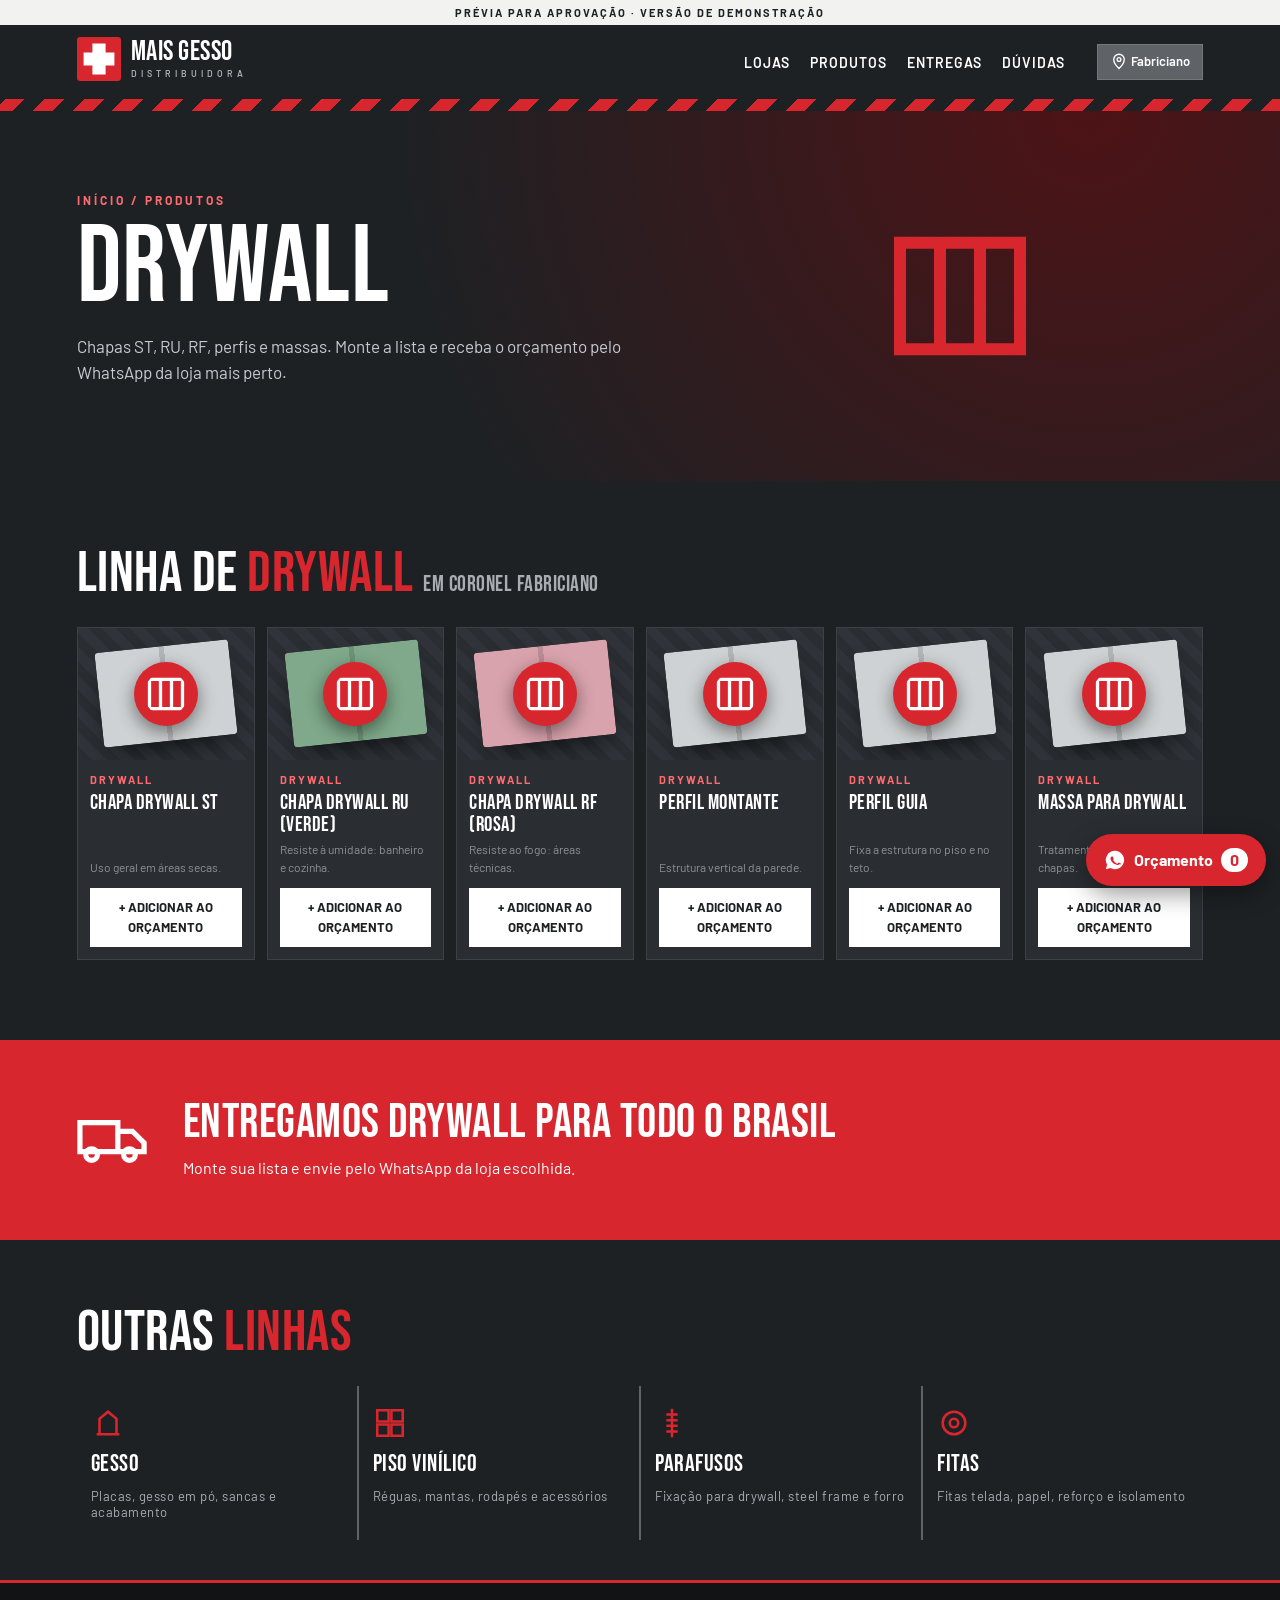
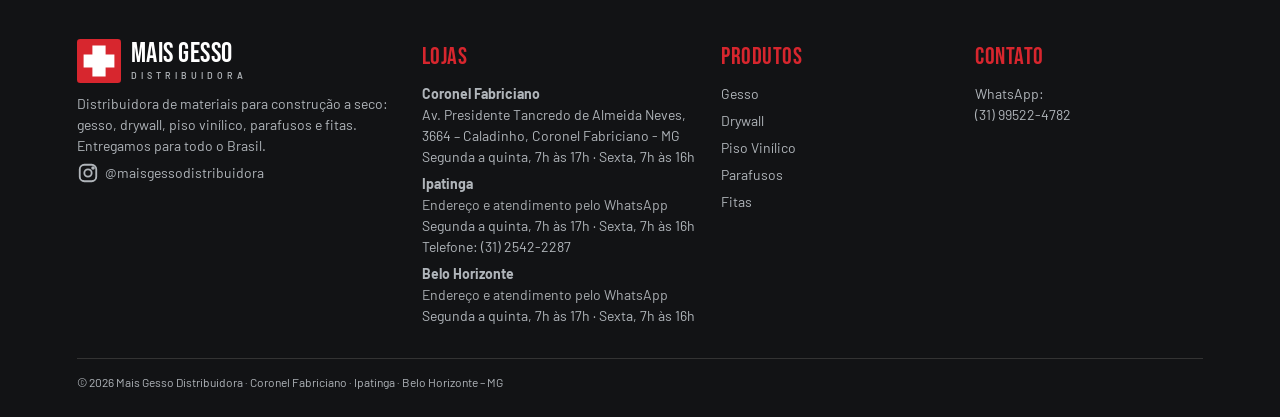
<file: produtos/drywall.html>
<!doctype html><html lang="pt-BR"><head><meta charset="utf-8"><meta name="viewport" content="width=device-width,initial-scale=1">
<title>Drywall em Coronel Fabriciano, Ipatinga e BH | Mais Gesso Distribuidora</title><meta name="description" content="Drywall: chapas st, ru, rf, perfis e massas. Orçamento pelo WhatsApp nas lojas de Coronel Fabriciano, Ipatinga e Belo Horizonte, com entrega para todo o Brasil."><meta name="robots" content="noindex,follow"><meta name="theme-color" content="#1E2124"><meta name="format-detection" content="telephone=no">
<meta property="og:type" content="website"><meta property="og:locale" content="pt_BR"><meta property="og:site_name" content="Mais Gesso Distribuidora"><meta property="og:title" content="Drywall em Coronel Fabriciano, Ipatinga e BH | Mais Gesso Distribuidora"><meta property="og:description" content="Drywall: chapas st, ru, rf, perfis e massas. Orçamento pelo WhatsApp nas lojas de Coronel Fabriciano, Ipatinga e Belo Horizonte, com entrega para todo o Brasil."><meta property="og:image" content="../assets/og-image.png"><meta property="og:image:width" content="1200"><meta property="og:image:height" content="630"><meta property="og:image:alt" content="Mais Gesso Distribuidora: drywall no ponto, obra no prazo.">
<meta name="twitter:card" content="summary_large_image"><meta name="twitter:title" content="Drywall em Coronel Fabriciano, Ipatinga e BH | Mais Gesso Distribuidora"><meta name="twitter:description" content="Drywall: chapas st, ru, rf, perfis e massas. Orçamento pelo WhatsApp nas lojas de Coronel Fabriciano, Ipatinga e Belo Horizonte, com entrega para todo o Brasil."><meta name="geo.region" content="BR-MG"><meta name="geo.placename" content="Coronel Fabriciano; Ipatinga; Belo Horizonte">
<link rel="icon" href="../assets/favicon.svg" type="image/svg+xml"><link rel="apple-touch-icon" href="../assets/apple-touch-icon.png"><link rel="preconnect" href="https://fonts.googleapis.com"><link rel="preconnect" href="https://fonts.gstatic.com" crossorigin>
<link href="https://fonts.googleapis.com/css2?family=Barlow:wght@400;500;600;700&family=Bebas+Neue&display=swap" rel="stylesheet"><link rel="stylesheet" href="../assets/style.css">
<script type="application/ld+json">{"@context": "https://schema.org", "@graph": [{"@type": "BreadcrumbList", "itemListElement": [{"@type": "ListItem", "position": 1, "name": "Início"}, {"@type": "ListItem", "position": 2, "name": "Drywall"}]}, {"@type": "ItemList", "name": "Drywall – Mais Gesso", "itemListElement": [{"@type": "ListItem", "position": 1, "name": "Chapa drywall ST"}, {"@type": "ListItem", "position": 2, "name": "Chapa drywall RU (verde)"}, {"@type": "ListItem", "position": 3, "name": "Chapa drywall RF (rosa)"}, {"@type": "ListItem", "position": 4, "name": "Perfil montante"}, {"@type": "ListItem", "position": 5, "name": "Perfil guia"}, {"@type": "ListItem", "position": 6, "name": "Massa para drywall"}]}]}</script></head><body><a class="skip" href="#main">Pular para o conteúdo</a><div class="previa">Prévia para aprovação · versão de demonstração</div><header class="top"><a href="../index.html" aria-label="Mais Gesso – início"><span class="logo-ph"><svg class="lm" viewBox="0 0 80 80" aria-hidden="true" focusable="false"><rect width="80" height="80" rx="6" fill="#D7262E"/><path d="M28 12h24v16h16v24H52v16H28V52H12V28h16z" fill="#fff"/></svg><span><b>MAIS GESSO</b><small>DISTRIBUIDORA</small></span></span></a>
<nav id="nav" aria-label="Principal"><a href="../index.html#lojas">Lojas</a><a href="../index.html#produtos">Produtos</a><a href="../index.html#entrega">Entregas</a><a href="../index.html#faq">Dúvidas</a></nav>
<button type="button" class="storechip" data-open-picker aria-haspopup="dialog"><svg width="18" height="18" viewBox="0 0 24 24" fill="none" stroke="currentColor" stroke-width="1.8" aria-hidden="true" focusable="false"><path d="M12 22s7-6.5 7-12a7 7 0 10-14 0c0 5.5 7 12 7 12zM12 12.5a2.5 2.5 0 100-5 2.5 2.5 0 000 5"/></svg> <span class="sr-only">Loja: </span><span data-store-short>Escolha a loja</span></button><button type="button" class="burger" aria-label="Abrir menu" aria-expanded="false" aria-controls="nav" data-menu><span aria-hidden="true">☰</span></button></header><div class="hz" aria-hidden="true"></div><main id="main">
<section class="hero sm"><div><p class="kick"><a href="../index.html">Início</a> / <a href="../index.html#produtos">Produtos</a></p><h1>Drywall</h1><p class="lead">Chapas ST, RU, RF, perfis e massas. Monte a lista e receba o orçamento pelo WhatsApp da loja mais perto.</p></div><div class="bigic"><svg width="160" height="160" viewBox="0 0 24 24" fill="none" stroke="#D7262E" stroke-width="1.8" aria-hidden="true" focusable="false"><path d="M3 4h18v16H3zM9 4v16M15 4v16"/></svg></div></section>
<section aria-labelledby="linha-t"><h2 class="s" id="linha-t">Linha de <span>Drywall</span> <span class="sub" data-store-in></span></h2><div class="grid"><article class="pc"><div class="ph ph-drywall"><span class="sw" aria-hidden="true"></span><svg width="44" height="44" viewBox="0 0 24 24" fill="none" stroke="currentColor" stroke-width="1.8" aria-hidden="true" focusable="false"><path d="M3 4h18v16H3zM9 4v16M15 4v16"/></svg></div><div class="pb"><span class="tag">Drywall</span><h3>Chapa drywall ST</h3><p class="tiny">Uso geral em áreas secas.</p><button type="button" class="add" data-item="Chapa drywall ST" aria-pressed="false">+ Adicionar ao orçamento</button></div></article><article class="pc"><div class="ph ph-drywall" style="--t:#7fa98a"><span class="sw" aria-hidden="true"></span><svg width="44" height="44" viewBox="0 0 24 24" fill="none" stroke="currentColor" stroke-width="1.8" aria-hidden="true" focusable="false"><path d="M3 4h18v16H3zM9 4v16M15 4v16"/></svg></div><div class="pb"><span class="tag">Drywall</span><h3>Chapa drywall RU (verde)</h3><p class="tiny">Resiste à umidade: banheiro e cozinha.</p><button type="button" class="add" data-item="Chapa drywall RU (verde)" aria-pressed="false">+ Adicionar ao orçamento</button></div></article><article class="pc"><div class="ph ph-drywall" style="--t:#d9a3ad"><span class="sw" aria-hidden="true"></span><svg width="44" height="44" viewBox="0 0 24 24" fill="none" stroke="currentColor" stroke-width="1.8" aria-hidden="true" focusable="false"><path d="M3 4h18v16H3zM9 4v16M15 4v16"/></svg></div><div class="pb"><span class="tag">Drywall</span><h3>Chapa drywall RF (rosa)</h3><p class="tiny">Resiste ao fogo: áreas técnicas.</p><button type="button" class="add" data-item="Chapa drywall RF (rosa)" aria-pressed="false">+ Adicionar ao orçamento</button></div></article><article class="pc"><div class="ph ph-drywall"><span class="sw" aria-hidden="true"></span><svg width="44" height="44" viewBox="0 0 24 24" fill="none" stroke="currentColor" stroke-width="1.8" aria-hidden="true" focusable="false"><path d="M3 4h18v16H3zM9 4v16M15 4v16"/></svg></div><div class="pb"><span class="tag">Drywall</span><h3>Perfil montante</h3><p class="tiny">Estrutura vertical da parede.</p><button type="button" class="add" data-item="Perfil montante" aria-pressed="false">+ Adicionar ao orçamento</button></div></article><article class="pc"><div class="ph ph-drywall"><span class="sw" aria-hidden="true"></span><svg width="44" height="44" viewBox="0 0 24 24" fill="none" stroke="currentColor" stroke-width="1.8" aria-hidden="true" focusable="false"><path d="M3 4h18v16H3zM9 4v16M15 4v16"/></svg></div><div class="pb"><span class="tag">Drywall</span><h3>Perfil guia</h3><p class="tiny">Fixa a estrutura no piso e no teto.</p><button type="button" class="add" data-item="Perfil guia" aria-pressed="false">+ Adicionar ao orçamento</button></div></article><article class="pc"><div class="ph ph-drywall"><span class="sw" aria-hidden="true"></span><svg width="44" height="44" viewBox="0 0 24 24" fill="none" stroke="currentColor" stroke-width="1.8" aria-hidden="true" focusable="false"><path d="M3 4h18v16H3zM9 4v16M15 4v16"/></svg></div><div class="pb"><span class="tag">Drywall</span><h3>Massa para drywall</h3><p class="tiny">Tratamento das juntas entre chapas.</p><button type="button" class="add" data-item="Massa para drywall" aria-pressed="false">+ Adicionar ao orçamento</button></div></article></div></section>
<section class="br" aria-labelledby="entrega-t"><div class="bw"><svg width="70" height="70" viewBox="0 0 24 24" fill="none" stroke="#fff" stroke-width="1.8" aria-hidden="true" focusable="false"><path d="M1 6h13v10H1zM14 9h5l4 4v3h-9M5 19a2 2 0 100-4 2 2 0 000 4M18 19a2 2 0 100-4 2 2 0 000 4"/></svg><div><h2 id="entrega-t">Entregamos drywall para todo o Brasil</h2><p>Monte sua lista e envie pelo WhatsApp da loja escolhida.</p></div></div></section>
<section aria-labelledby="outras-t"><h2 class="s" id="outras-t">Outras <span>linhas</span></h2><div class="cats"><a class="cat" href="gesso.html"><svg width="34" height="34" viewBox="0 0 24 24" fill="none" stroke="currentColor" stroke-width="1.8" aria-hidden="true" focusable="false"><path d="M4 20h16M6 20V9l6-5 6 5v11"/></svg>Gesso<small>Placas, gesso em pó, sancas e acabamento</small></a><a class="cat" href="piso-vinilico.html"><svg width="34" height="34" viewBox="0 0 24 24" fill="none" stroke="currentColor" stroke-width="1.8" aria-hidden="true" focusable="false"><path d="M3 3h8v8H3zM13 13h8v8h-8zM13 3h8v8h-8zM3 13h8v8H3z"/></svg>Piso Vinílico<small>Réguas, mantas, rodapés e acessórios</small></a><a class="cat" href="parafusos.html"><svg width="34" height="34" viewBox="0 0 24 24" fill="none" stroke="currentColor" stroke-width="1.8" aria-hidden="true" focusable="false"><path d="M12 2v20M8 6h8M8 10h8M8 14h8M8 18h8"/></svg>Parafusos<small>Fixação para drywall, steel frame e forro</small></a><a class="cat" href="fitas.html"><svg width="34" height="34" viewBox="0 0 24 24" fill="none" stroke="currentColor" stroke-width="1.8" aria-hidden="true" focusable="false"><path d="M4 12a8 8 0 1016 0 8 8 0 10-16 0M9 12a3 3 0 106 0 3 3 0 10-6 0"/></svg>Fitas<small>Fitas telada, papel, reforço e isolamento</small></a></div></section></main><footer class="foot"><div class="fg"><div><span class="logo-ph"><svg class="lm" viewBox="0 0 80 80" aria-hidden="true" focusable="false"><rect width="80" height="80" rx="6" fill="#D7262E"/><path d="M28 12h24v16h16v24H52v16H28V52H12V28h16z" fill="#fff"/></svg><span><b>MAIS GESSO</b><small>DISTRIBUIDORA</small></span></span><p>Distribuidora de materiais para construção a seco: gesso, drywall, piso vinílico, parafusos e fitas. Entregamos para todo o Brasil.</p><a class="iglink" href="https://www.instagram.com/maisgessodistribuidora" rel="noopener"><svg width="22" height="22" viewBox="0 0 24 24" fill="none" stroke="currentColor" stroke-width="2" aria-hidden="true" focusable="false"><rect x="3" y="3" width="18" height="18" rx="5"/><circle cx="12" cy="12" r="4"/><circle cx="17.5" cy="6.5" r="1" fill="currentColor"/></svg> @maisgessodistribuidora</a></div>
<div><h2>Lojas</h2><p><b>Coronel Fabriciano</b><br>Av. Presidente Tancredo de Almeida Neves, 3664 – Caladinho, Coronel Fabriciano - MG<br>Segunda a quinta, 7h às 17h · Sexta, 7h às 16h</p><p><b>Ipatinga</b><br><span class="soon">Endereço e atendimento pelo WhatsApp</span><br>Segunda a quinta, 7h às 17h · Sexta, 7h às 16h<br>Telefone: (31) 2542-2287</p><p><b>Belo Horizonte</b><br><span class="soon">Endereço e atendimento pelo WhatsApp</span><br>Segunda a quinta, 7h às 17h · Sexta, 7h às 16h</p></div><div><h2>Produtos</h2><a href="../produtos/gesso.html">Gesso</a><a href="../produtos/drywall.html">Drywall</a><a href="../produtos/piso-vinilico.html">Piso Vinílico</a><a href="../produtos/parafusos.html">Parafusos</a><a href="../produtos/fitas.html">Fitas</a></div>
<div><h2>Contato</h2><p>WhatsApp: <a href="https://wa.me/5531995224782" rel="noopener">(31) 99522-4782</a></p></div></div><p class="copy">© 2026 Mais Gesso Distribuidora · Coronel Fabriciano · Ipatinga · Belo Horizonte – MG</p></footer><button type="button" class="cartbtn" id="cartbtn" aria-label="Abrir lista de orçamento" aria-haspopup="dialog" aria-controls="drawer"><svg width="22" height="22" viewBox="0 0 24 24" fill="currentColor" aria-hidden="true" focusable="false"><path d="M12 2a10 10 0 00-8.6 15.1L2 22l5-1.3A10 10 0 1012 2zm5.3 14.2c-.2.6-1.3 1.2-1.8 1.2s-1 .3-3.4-.7-3.9-3.5-4-3.7-1-1.3-1-2.5.6-1.8.9-2 .5-.3.7-.3h.5c.2 0 .4 0 .6.5l.8 2c.1.2.1.4 0 .5l-.4.6c-.1.2-.3.3-.1.6.2.3.8 1.3 1.7 2.1 1.2 1 2.1 1.3 2.4 1.5.3.1.5.1.6-.1l.9-1c.2-.3.4-.2.6-.1l1.9.9c.3.1.5.2.5.3.1.2.1.7-.1 1.2z"/></svg><span>Orçamento</span><b id="cartn">0</b></button>
<aside class="drawer" id="drawer" role="dialog" aria-modal="true" aria-labelledby="drawer-t" aria-hidden="true" tabindex="-1"><div class="dh"><h2 id="drawer-t">Lista de orçamento</h2><button type="button" data-close-cart aria-label="Fechar lista de orçamento"><span aria-hidden="true">✕</span></button></div>
<p class="dstore">Loja: <b data-store-name>—</b> <button type="button" class="lnk" data-open-picker aria-haspopup="dialog">trocar</button></p><ul id="cartlist" aria-live="polite"></ul>
<label class="fld">Nome<input id="cname" name="nome" autocomplete="name" maxlength="80" placeholder="Seu nome"></label><label class="fld">CEP / cidade da entrega (opcional)<input id="ccep" name="entrega" autocomplete="postal-code" maxlength="60" placeholder="Ex.: 35170-000"></label><label class="fld">Observações<textarea id="cobs" name="obs" rows="2" maxlength="500" placeholder="Medidas, quantidades, prazo..."></textarea></label>
<button type="button" class="big" id="send"><svg width="22" height="22" viewBox="0 0 24 24" fill="currentColor" aria-hidden="true" focusable="false"><path d="M12 2a10 10 0 00-8.6 15.1L2 22l5-1.3A10 10 0 1012 2zm5.3 14.2c-.2.6-1.3 1.2-1.8 1.2s-1 .3-3.4-.7-3.9-3.5-4-3.7-1-1.3-1-2.5.6-1.8.9-2 .5-.3.7-.3h.5c.2 0 .4 0 .6.5l.8 2c.1.2.1.4 0 .5l-.4.6c-.1.2-.3.3-.1.6.2.3.8 1.3 1.7 2.1 1.2 1 2.1 1.3 2.4 1.5.3.1.5.1.6-.1l.9-1c.2-.3.4-.2.6-.1l1.9.9c.3.1.5.2.5.3.1.2.1.7-.1 1.2z"/></svg> Enviar pelo WhatsApp</button><p class="tiny" id="cwarn" hidden></p></aside><div class="scrim" data-close-cart aria-hidden="true"></div>
<div class="picker" id="picker" role="dialog" aria-modal="true" aria-labelledby="picker-t"><div class="pbox"><h2 id="picker-t">Qual loja fica mais perto?</h2><button type="button" class="opt" data-pick="fabriciano" aria-pressed="false"><span>Coronel Fabriciano<small>Av. Presidente Tancredo de Almeida Neves, 3664 – Caladinho, Coronel Fabriciano - MG</small></span><svg width="22" height="22" viewBox="0 0 24 24" fill="none" stroke="currentColor" stroke-width="1.8" aria-hidden="true" focusable="false"><path d="M5 12h14M13 6l6 6-6 6"/></svg></button><button type="button" class="opt" data-pick="ipatinga" aria-pressed="false"><span>Ipatinga<small><span class="soon">Endereço e atendimento pelo WhatsApp</span></small></span><svg width="22" height="22" viewBox="0 0 24 24" fill="none" stroke="currentColor" stroke-width="1.8" aria-hidden="true" focusable="false"><path d="M5 12h14M13 6l6 6-6 6"/></svg></button><button type="button" class="opt" data-pick="bh" aria-pressed="false"><span>Belo Horizonte<small><span class="soon">Endereço e atendimento pelo WhatsApp</span></small></span><svg width="22" height="22" viewBox="0 0 24 24" fill="none" stroke="currentColor" stroke-width="1.8" aria-hidden="true" focusable="false"><path d="M5 12h14M13 6l6 6-6 6"/></svg></button><button type="button" class="lnk" data-close-picker>Fechar</button></div></div><script src="../assets/mg-data.js"></script><script src="../assets/app.js"></script></body></html>
</file>
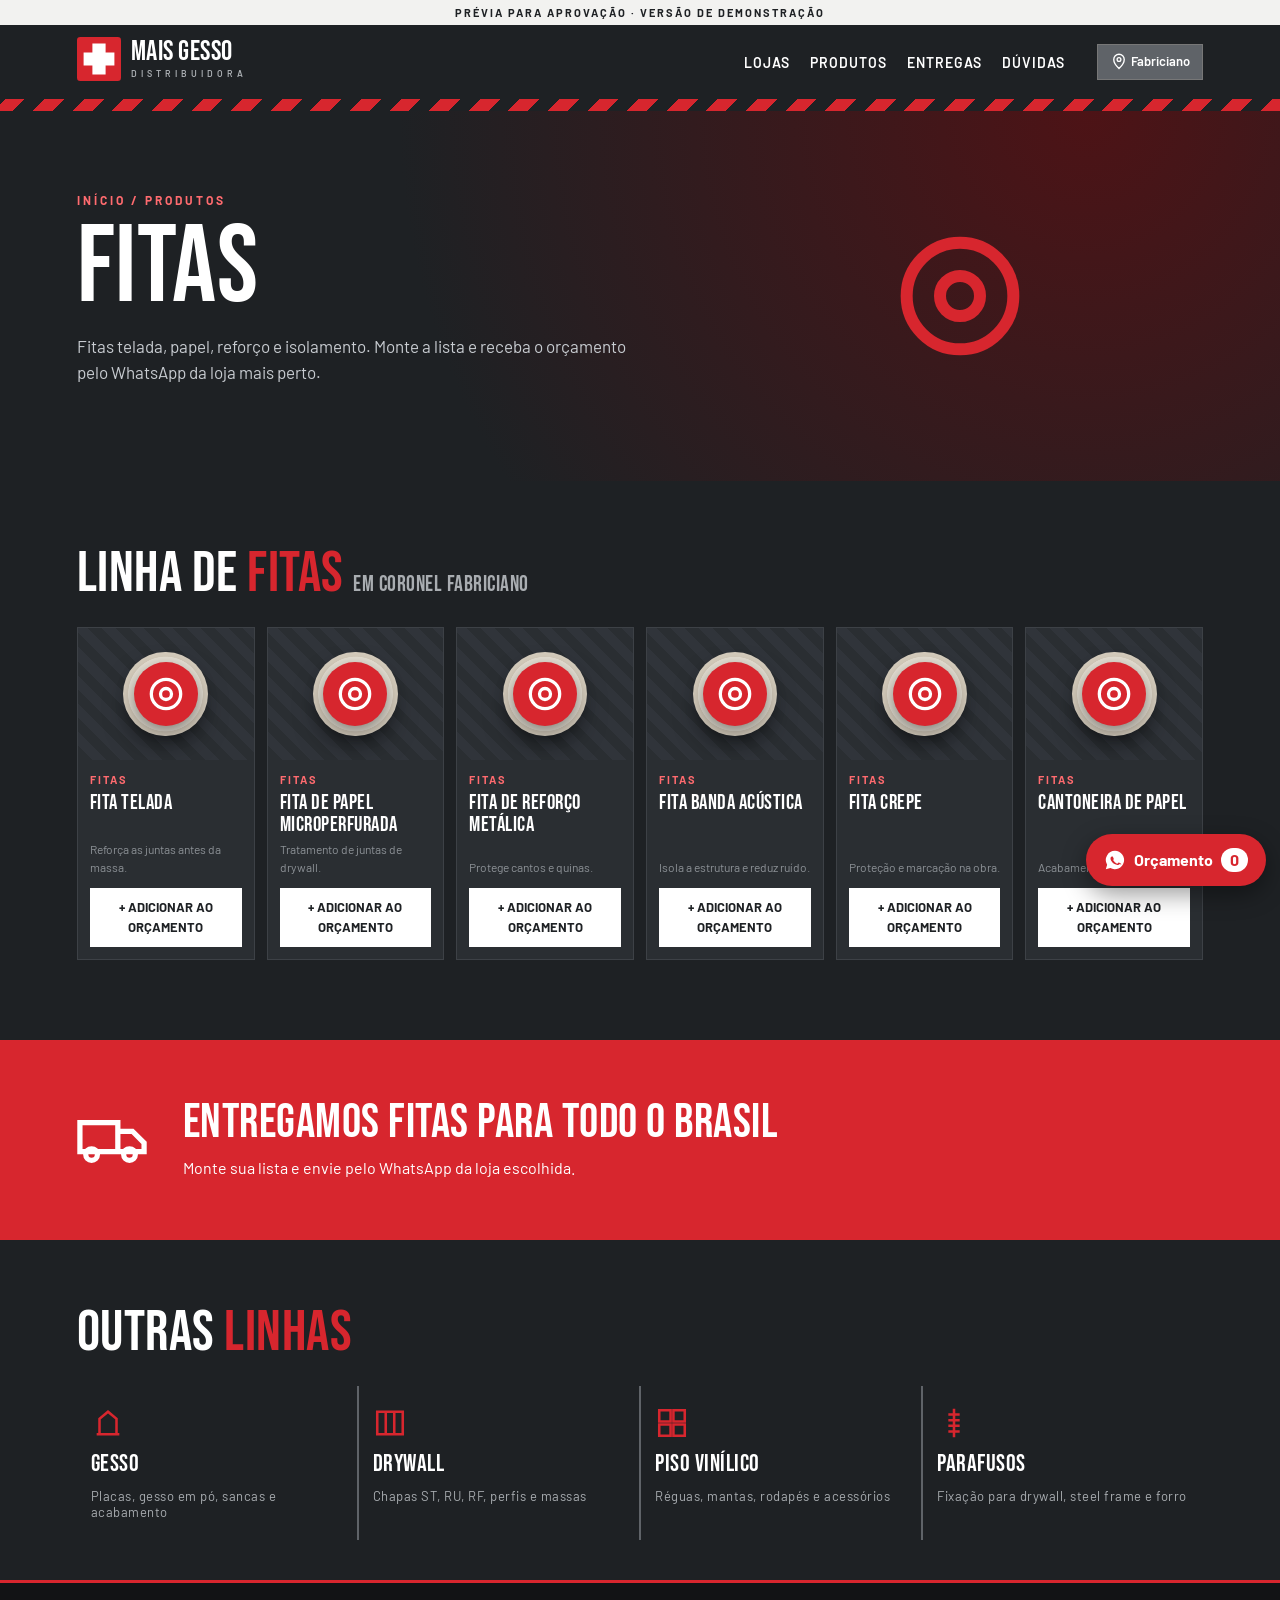
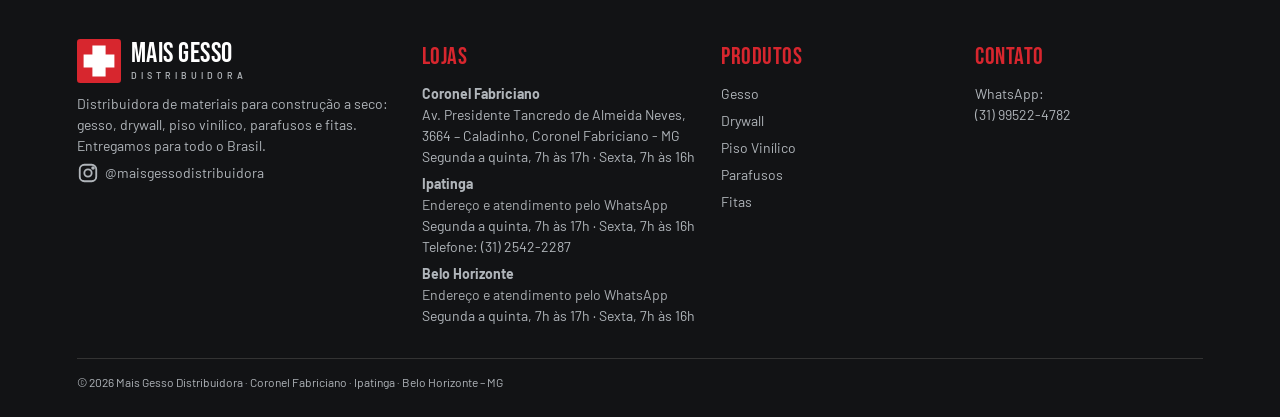
<file: produtos/fitas.html>
<!doctype html><html lang="pt-BR"><head><meta charset="utf-8"><meta name="viewport" content="width=device-width,initial-scale=1">
<title>Fitas em Coronel Fabriciano, Ipatinga e BH | Mais Gesso Distribuidora</title><meta name="description" content="Fitas: fitas telada, papel, reforço e isolamento. Orçamento pelo WhatsApp nas lojas de Coronel Fabriciano, Ipatinga e Belo Horizonte, com entrega para todo o Brasil."><meta name="robots" content="noindex,follow"><meta name="theme-color" content="#1E2124"><meta name="format-detection" content="telephone=no">
<meta property="og:type" content="website"><meta property="og:locale" content="pt_BR"><meta property="og:site_name" content="Mais Gesso Distribuidora"><meta property="og:title" content="Fitas em Coronel Fabriciano, Ipatinga e BH | Mais Gesso Distribuidora"><meta property="og:description" content="Fitas: fitas telada, papel, reforço e isolamento. Orçamento pelo WhatsApp nas lojas de Coronel Fabriciano, Ipatinga e Belo Horizonte, com entrega para todo o Brasil."><meta property="og:image" content="../assets/og-image.png"><meta property="og:image:width" content="1200"><meta property="og:image:height" content="630"><meta property="og:image:alt" content="Mais Gesso Distribuidora: drywall no ponto, obra no prazo.">
<meta name="twitter:card" content="summary_large_image"><meta name="twitter:title" content="Fitas em Coronel Fabriciano, Ipatinga e BH | Mais Gesso Distribuidora"><meta name="twitter:description" content="Fitas: fitas telada, papel, reforço e isolamento. Orçamento pelo WhatsApp nas lojas de Coronel Fabriciano, Ipatinga e Belo Horizonte, com entrega para todo o Brasil."><meta name="geo.region" content="BR-MG"><meta name="geo.placename" content="Coronel Fabriciano; Ipatinga; Belo Horizonte">
<link rel="icon" href="../assets/favicon.svg" type="image/svg+xml"><link rel="apple-touch-icon" href="../assets/apple-touch-icon.png"><link rel="preconnect" href="https://fonts.googleapis.com"><link rel="preconnect" href="https://fonts.gstatic.com" crossorigin>
<link href="https://fonts.googleapis.com/css2?family=Barlow:wght@400;500;600;700&family=Bebas+Neue&display=swap" rel="stylesheet"><link rel="stylesheet" href="../assets/style.css">
<script type="application/ld+json">{"@context": "https://schema.org", "@graph": [{"@type": "BreadcrumbList", "itemListElement": [{"@type": "ListItem", "position": 1, "name": "Início"}, {"@type": "ListItem", "position": 2, "name": "Fitas"}]}, {"@type": "ItemList", "name": "Fitas – Mais Gesso", "itemListElement": [{"@type": "ListItem", "position": 1, "name": "Fita telada"}, {"@type": "ListItem", "position": 2, "name": "Fita de papel microperfurada"}, {"@type": "ListItem", "position": 3, "name": "Fita de reforço metálica"}, {"@type": "ListItem", "position": 4, "name": "Fita banda acústica"}, {"@type": "ListItem", "position": 5, "name": "Fita crepe"}, {"@type": "ListItem", "position": 6, "name": "Cantoneira de papel"}]}]}</script></head><body><a class="skip" href="#main">Pular para o conteúdo</a><div class="previa">Prévia para aprovação · versão de demonstração</div><header class="top"><a href="../index.html" aria-label="Mais Gesso – início"><span class="logo-ph"><svg class="lm" viewBox="0 0 80 80" aria-hidden="true" focusable="false"><rect width="80" height="80" rx="6" fill="#D7262E"/><path d="M28 12h24v16h16v24H52v16H28V52H12V28h16z" fill="#fff"/></svg><span><b>MAIS GESSO</b><small>DISTRIBUIDORA</small></span></span></a>
<nav id="nav" aria-label="Principal"><a href="../index.html#lojas">Lojas</a><a href="../index.html#produtos">Produtos</a><a href="../index.html#entrega">Entregas</a><a href="../index.html#faq">Dúvidas</a></nav>
<button type="button" class="storechip" data-open-picker aria-haspopup="dialog"><svg width="18" height="18" viewBox="0 0 24 24" fill="none" stroke="currentColor" stroke-width="1.8" aria-hidden="true" focusable="false"><path d="M12 22s7-6.5 7-12a7 7 0 10-14 0c0 5.5 7 12 7 12zM12 12.5a2.5 2.5 0 100-5 2.5 2.5 0 000 5"/></svg> <span class="sr-only">Loja: </span><span data-store-short>Escolha a loja</span></button><button type="button" class="burger" aria-label="Abrir menu" aria-expanded="false" aria-controls="nav" data-menu><span aria-hidden="true">☰</span></button></header><div class="hz" aria-hidden="true"></div><main id="main">
<section class="hero sm"><div><p class="kick"><a href="../index.html">Início</a> / <a href="../index.html#produtos">Produtos</a></p><h1>Fitas</h1><p class="lead">Fitas telada, papel, reforço e isolamento. Monte a lista e receba o orçamento pelo WhatsApp da loja mais perto.</p></div><div class="bigic"><svg width="160" height="160" viewBox="0 0 24 24" fill="none" stroke="#D7262E" stroke-width="1.8" aria-hidden="true" focusable="false"><path d="M4 12a8 8 0 1016 0 8 8 0 10-16 0M9 12a3 3 0 106 0 3 3 0 10-6 0"/></svg></div></section>
<section aria-labelledby="linha-t"><h2 class="s" id="linha-t">Linha de <span>Fitas</span> <span class="sub" data-store-in></span></h2><div class="grid"><article class="pc"><div class="ph ph-fitas"><span class="sw" aria-hidden="true"></span><svg width="44" height="44" viewBox="0 0 24 24" fill="none" stroke="currentColor" stroke-width="1.8" aria-hidden="true" focusable="false"><path d="M4 12a8 8 0 1016 0 8 8 0 10-16 0M9 12a3 3 0 106 0 3 3 0 10-6 0"/></svg></div><div class="pb"><span class="tag">Fitas</span><h3>Fita telada</h3><p class="tiny">Reforça as juntas antes da massa.</p><button type="button" class="add" data-item="Fita telada" aria-pressed="false">+ Adicionar ao orçamento</button></div></article><article class="pc"><div class="ph ph-fitas"><span class="sw" aria-hidden="true"></span><svg width="44" height="44" viewBox="0 0 24 24" fill="none" stroke="currentColor" stroke-width="1.8" aria-hidden="true" focusable="false"><path d="M4 12a8 8 0 1016 0 8 8 0 10-16 0M9 12a3 3 0 106 0 3 3 0 10-6 0"/></svg></div><div class="pb"><span class="tag">Fitas</span><h3>Fita de papel microperfurada</h3><p class="tiny">Tratamento de juntas de drywall.</p><button type="button" class="add" data-item="Fita de papel microperfurada" aria-pressed="false">+ Adicionar ao orçamento</button></div></article><article class="pc"><div class="ph ph-fitas"><span class="sw" aria-hidden="true"></span><svg width="44" height="44" viewBox="0 0 24 24" fill="none" stroke="currentColor" stroke-width="1.8" aria-hidden="true" focusable="false"><path d="M4 12a8 8 0 1016 0 8 8 0 10-16 0M9 12a3 3 0 106 0 3 3 0 10-6 0"/></svg></div><div class="pb"><span class="tag">Fitas</span><h3>Fita de reforço metálica</h3><p class="tiny">Protege cantos e quinas.</p><button type="button" class="add" data-item="Fita de reforço metálica" aria-pressed="false">+ Adicionar ao orçamento</button></div></article><article class="pc"><div class="ph ph-fitas"><span class="sw" aria-hidden="true"></span><svg width="44" height="44" viewBox="0 0 24 24" fill="none" stroke="currentColor" stroke-width="1.8" aria-hidden="true" focusable="false"><path d="M4 12a8 8 0 1016 0 8 8 0 10-16 0M9 12a3 3 0 106 0 3 3 0 10-6 0"/></svg></div><div class="pb"><span class="tag">Fitas</span><h3>Fita banda acústica</h3><p class="tiny">Isola a estrutura e reduz ruído.</p><button type="button" class="add" data-item="Fita banda acústica" aria-pressed="false">+ Adicionar ao orçamento</button></div></article><article class="pc"><div class="ph ph-fitas"><span class="sw" aria-hidden="true"></span><svg width="44" height="44" viewBox="0 0 24 24" fill="none" stroke="currentColor" stroke-width="1.8" aria-hidden="true" focusable="false"><path d="M4 12a8 8 0 1016 0 8 8 0 10-16 0M9 12a3 3 0 106 0 3 3 0 10-6 0"/></svg></div><div class="pb"><span class="tag">Fitas</span><h3>Fita crepe</h3><p class="tiny">Proteção e marcação na obra.</p><button type="button" class="add" data-item="Fita crepe" aria-pressed="false">+ Adicionar ao orçamento</button></div></article><article class="pc"><div class="ph ph-fitas"><span class="sw" aria-hidden="true"></span><svg width="44" height="44" viewBox="0 0 24 24" fill="none" stroke="currentColor" stroke-width="1.8" aria-hidden="true" focusable="false"><path d="M4 12a8 8 0 1016 0 8 8 0 10-16 0M9 12a3 3 0 106 0 3 3 0 10-6 0"/></svg></div><div class="pb"><span class="tag">Fitas</span><h3>Cantoneira de papel</h3><p class="tiny">Acabamento de cantos.</p><button type="button" class="add" data-item="Cantoneira de papel" aria-pressed="false">+ Adicionar ao orçamento</button></div></article></div></section>
<section class="br" aria-labelledby="entrega-t"><div class="bw"><svg width="70" height="70" viewBox="0 0 24 24" fill="none" stroke="#fff" stroke-width="1.8" aria-hidden="true" focusable="false"><path d="M1 6h13v10H1zM14 9h5l4 4v3h-9M5 19a2 2 0 100-4 2 2 0 000 4M18 19a2 2 0 100-4 2 2 0 000 4"/></svg><div><h2 id="entrega-t">Entregamos fitas para todo o Brasil</h2><p>Monte sua lista e envie pelo WhatsApp da loja escolhida.</p></div></div></section>
<section aria-labelledby="outras-t"><h2 class="s" id="outras-t">Outras <span>linhas</span></h2><div class="cats"><a class="cat" href="gesso.html"><svg width="34" height="34" viewBox="0 0 24 24" fill="none" stroke="currentColor" stroke-width="1.8" aria-hidden="true" focusable="false"><path d="M4 20h16M6 20V9l6-5 6 5v11"/></svg>Gesso<small>Placas, gesso em pó, sancas e acabamento</small></a><a class="cat" href="drywall.html"><svg width="34" height="34" viewBox="0 0 24 24" fill="none" stroke="currentColor" stroke-width="1.8" aria-hidden="true" focusable="false"><path d="M3 4h18v16H3zM9 4v16M15 4v16"/></svg>Drywall<small>Chapas ST, RU, RF, perfis e massas</small></a><a class="cat" href="piso-vinilico.html"><svg width="34" height="34" viewBox="0 0 24 24" fill="none" stroke="currentColor" stroke-width="1.8" aria-hidden="true" focusable="false"><path d="M3 3h8v8H3zM13 13h8v8h-8zM13 3h8v8h-8zM3 13h8v8H3z"/></svg>Piso Vinílico<small>Réguas, mantas, rodapés e acessórios</small></a><a class="cat" href="parafusos.html"><svg width="34" height="34" viewBox="0 0 24 24" fill="none" stroke="currentColor" stroke-width="1.8" aria-hidden="true" focusable="false"><path d="M12 2v20M8 6h8M8 10h8M8 14h8M8 18h8"/></svg>Parafusos<small>Fixação para drywall, steel frame e forro</small></a></div></section></main><footer class="foot"><div class="fg"><div><span class="logo-ph"><svg class="lm" viewBox="0 0 80 80" aria-hidden="true" focusable="false"><rect width="80" height="80" rx="6" fill="#D7262E"/><path d="M28 12h24v16h16v24H52v16H28V52H12V28h16z" fill="#fff"/></svg><span><b>MAIS GESSO</b><small>DISTRIBUIDORA</small></span></span><p>Distribuidora de materiais para construção a seco: gesso, drywall, piso vinílico, parafusos e fitas. Entregamos para todo o Brasil.</p><a class="iglink" href="https://www.instagram.com/maisgessodistribuidora" rel="noopener"><svg width="22" height="22" viewBox="0 0 24 24" fill="none" stroke="currentColor" stroke-width="2" aria-hidden="true" focusable="false"><rect x="3" y="3" width="18" height="18" rx="5"/><circle cx="12" cy="12" r="4"/><circle cx="17.5" cy="6.5" r="1" fill="currentColor"/></svg> @maisgessodistribuidora</a></div>
<div><h2>Lojas</h2><p><b>Coronel Fabriciano</b><br>Av. Presidente Tancredo de Almeida Neves, 3664 – Caladinho, Coronel Fabriciano - MG<br>Segunda a quinta, 7h às 17h · Sexta, 7h às 16h</p><p><b>Ipatinga</b><br><span class="soon">Endereço e atendimento pelo WhatsApp</span><br>Segunda a quinta, 7h às 17h · Sexta, 7h às 16h<br>Telefone: (31) 2542-2287</p><p><b>Belo Horizonte</b><br><span class="soon">Endereço e atendimento pelo WhatsApp</span><br>Segunda a quinta, 7h às 17h · Sexta, 7h às 16h</p></div><div><h2>Produtos</h2><a href="../produtos/gesso.html">Gesso</a><a href="../produtos/drywall.html">Drywall</a><a href="../produtos/piso-vinilico.html">Piso Vinílico</a><a href="../produtos/parafusos.html">Parafusos</a><a href="../produtos/fitas.html">Fitas</a></div>
<div><h2>Contato</h2><p>WhatsApp: <a href="https://wa.me/5531995224782" rel="noopener">(31) 99522-4782</a></p></div></div><p class="copy">© 2026 Mais Gesso Distribuidora · Coronel Fabriciano · Ipatinga · Belo Horizonte – MG</p></footer><button type="button" class="cartbtn" id="cartbtn" aria-label="Abrir lista de orçamento" aria-haspopup="dialog" aria-controls="drawer"><svg width="22" height="22" viewBox="0 0 24 24" fill="currentColor" aria-hidden="true" focusable="false"><path d="M12 2a10 10 0 00-8.6 15.1L2 22l5-1.3A10 10 0 1012 2zm5.3 14.2c-.2.6-1.3 1.2-1.8 1.2s-1 .3-3.4-.7-3.9-3.5-4-3.7-1-1.3-1-2.5.6-1.8.9-2 .5-.3.7-.3h.5c.2 0 .4 0 .6.5l.8 2c.1.2.1.4 0 .5l-.4.6c-.1.2-.3.3-.1.6.2.3.8 1.3 1.7 2.1 1.2 1 2.1 1.3 2.4 1.5.3.1.5.1.6-.1l.9-1c.2-.3.4-.2.6-.1l1.9.9c.3.1.5.2.5.3.1.2.1.7-.1 1.2z"/></svg><span>Orçamento</span><b id="cartn">0</b></button>
<aside class="drawer" id="drawer" role="dialog" aria-modal="true" aria-labelledby="drawer-t" aria-hidden="true" tabindex="-1"><div class="dh"><h2 id="drawer-t">Lista de orçamento</h2><button type="button" data-close-cart aria-label="Fechar lista de orçamento"><span aria-hidden="true">✕</span></button></div>
<p class="dstore">Loja: <b data-store-name>—</b> <button type="button" class="lnk" data-open-picker aria-haspopup="dialog">trocar</button></p><ul id="cartlist" aria-live="polite"></ul>
<label class="fld">Nome<input id="cname" name="nome" autocomplete="name" maxlength="80" placeholder="Seu nome"></label><label class="fld">CEP / cidade da entrega (opcional)<input id="ccep" name="entrega" autocomplete="postal-code" maxlength="60" placeholder="Ex.: 35170-000"></label><label class="fld">Observações<textarea id="cobs" name="obs" rows="2" maxlength="500" placeholder="Medidas, quantidades, prazo..."></textarea></label>
<button type="button" class="big" id="send"><svg width="22" height="22" viewBox="0 0 24 24" fill="currentColor" aria-hidden="true" focusable="false"><path d="M12 2a10 10 0 00-8.6 15.1L2 22l5-1.3A10 10 0 1012 2zm5.3 14.2c-.2.6-1.3 1.2-1.8 1.2s-1 .3-3.4-.7-3.9-3.5-4-3.7-1-1.3-1-2.5.6-1.8.9-2 .5-.3.7-.3h.5c.2 0 .4 0 .6.5l.8 2c.1.2.1.4 0 .5l-.4.6c-.1.2-.3.3-.1.6.2.3.8 1.3 1.7 2.1 1.2 1 2.1 1.3 2.4 1.5.3.1.5.1.6-.1l.9-1c.2-.3.4-.2.6-.1l1.9.9c.3.1.5.2.5.3.1.2.1.7-.1 1.2z"/></svg> Enviar pelo WhatsApp</button><p class="tiny" id="cwarn" hidden></p></aside><div class="scrim" data-close-cart aria-hidden="true"></div>
<div class="picker" id="picker" role="dialog" aria-modal="true" aria-labelledby="picker-t"><div class="pbox"><h2 id="picker-t">Qual loja fica mais perto?</h2><button type="button" class="opt" data-pick="fabriciano" aria-pressed="false"><span>Coronel Fabriciano<small>Av. Presidente Tancredo de Almeida Neves, 3664 – Caladinho, Coronel Fabriciano - MG</small></span><svg width="22" height="22" viewBox="0 0 24 24" fill="none" stroke="currentColor" stroke-width="1.8" aria-hidden="true" focusable="false"><path d="M5 12h14M13 6l6 6-6 6"/></svg></button><button type="button" class="opt" data-pick="ipatinga" aria-pressed="false"><span>Ipatinga<small><span class="soon">Endereço e atendimento pelo WhatsApp</span></small></span><svg width="22" height="22" viewBox="0 0 24 24" fill="none" stroke="currentColor" stroke-width="1.8" aria-hidden="true" focusable="false"><path d="M5 12h14M13 6l6 6-6 6"/></svg></button><button type="button" class="opt" data-pick="bh" aria-pressed="false"><span>Belo Horizonte<small><span class="soon">Endereço e atendimento pelo WhatsApp</span></small></span><svg width="22" height="22" viewBox="0 0 24 24" fill="none" stroke="currentColor" stroke-width="1.8" aria-hidden="true" focusable="false"><path d="M5 12h14M13 6l6 6-6 6"/></svg></button><button type="button" class="lnk" data-close-picker>Fechar</button></div></div><script src="../assets/mg-data.js"></script><script src="../assets/app.js"></script></body></html>
</file>
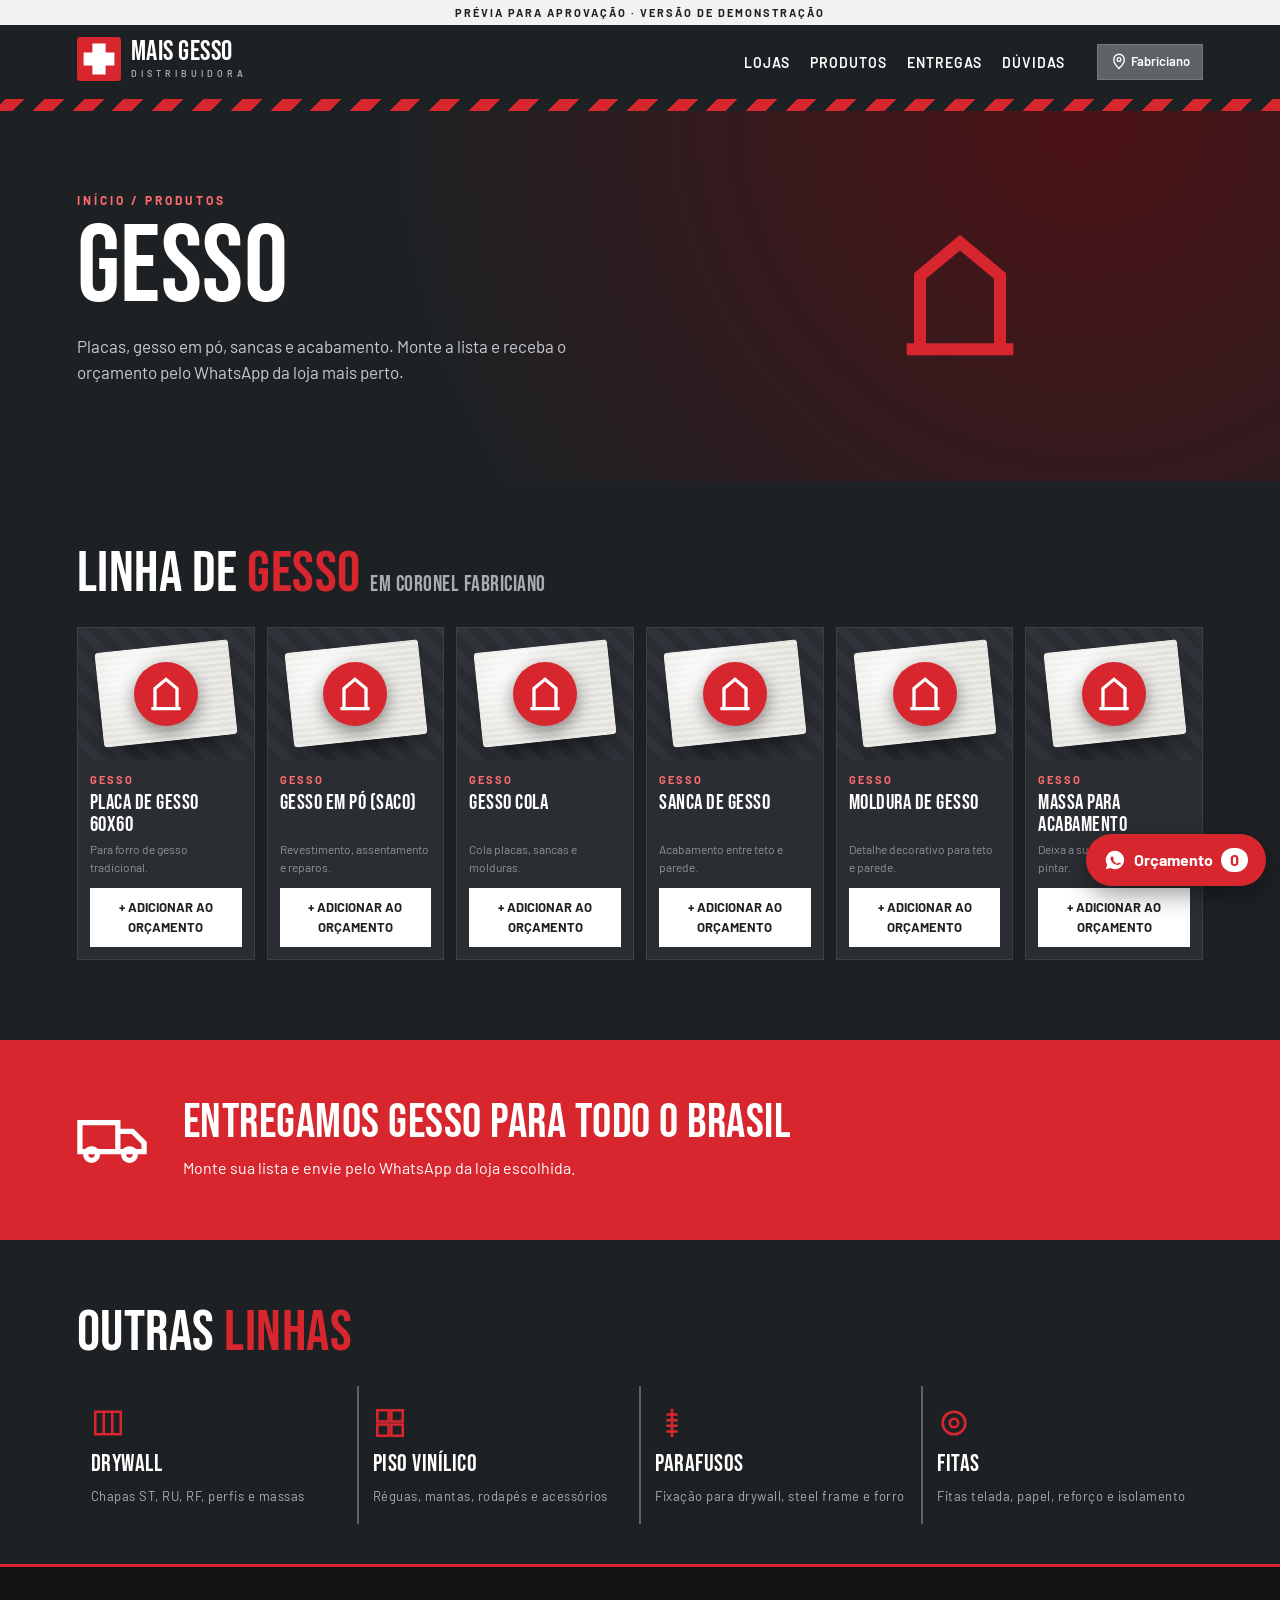
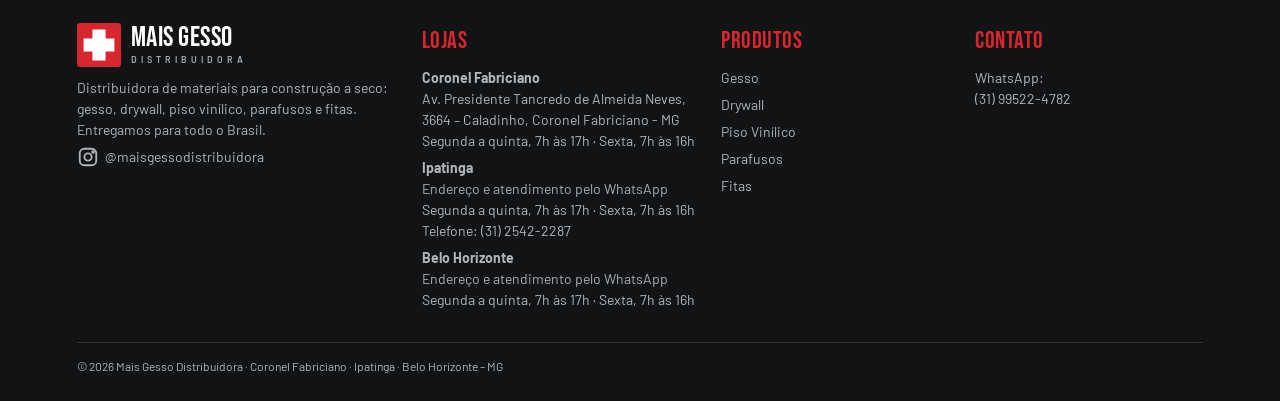
<file: produtos/gesso.html>
<!doctype html><html lang="pt-BR"><head><meta charset="utf-8"><meta name="viewport" content="width=device-width,initial-scale=1">
<title>Gesso em Coronel Fabriciano, Ipatinga e BH | Mais Gesso Distribuidora</title><meta name="description" content="Gesso: placas, gesso em pó, sancas e acabamento. Orçamento pelo WhatsApp nas lojas de Coronel Fabriciano, Ipatinga e Belo Horizonte, com entrega para todo o Brasil."><meta name="robots" content="noindex,follow"><meta name="theme-color" content="#1E2124"><meta name="format-detection" content="telephone=no">
<meta property="og:type" content="website"><meta property="og:locale" content="pt_BR"><meta property="og:site_name" content="Mais Gesso Distribuidora"><meta property="og:title" content="Gesso em Coronel Fabriciano, Ipatinga e BH | Mais Gesso Distribuidora"><meta property="og:description" content="Gesso: placas, gesso em pó, sancas e acabamento. Orçamento pelo WhatsApp nas lojas de Coronel Fabriciano, Ipatinga e Belo Horizonte, com entrega para todo o Brasil."><meta property="og:image" content="../assets/og-image.png"><meta property="og:image:width" content="1200"><meta property="og:image:height" content="630"><meta property="og:image:alt" content="Mais Gesso Distribuidora: drywall no ponto, obra no prazo.">
<meta name="twitter:card" content="summary_large_image"><meta name="twitter:title" content="Gesso em Coronel Fabriciano, Ipatinga e BH | Mais Gesso Distribuidora"><meta name="twitter:description" content="Gesso: placas, gesso em pó, sancas e acabamento. Orçamento pelo WhatsApp nas lojas de Coronel Fabriciano, Ipatinga e Belo Horizonte, com entrega para todo o Brasil."><meta name="geo.region" content="BR-MG"><meta name="geo.placename" content="Coronel Fabriciano; Ipatinga; Belo Horizonte">
<link rel="icon" href="../assets/favicon.svg" type="image/svg+xml"><link rel="apple-touch-icon" href="../assets/apple-touch-icon.png"><link rel="preconnect" href="https://fonts.googleapis.com"><link rel="preconnect" href="https://fonts.gstatic.com" crossorigin>
<link href="https://fonts.googleapis.com/css2?family=Barlow:wght@400;500;600;700&family=Bebas+Neue&display=swap" rel="stylesheet"><link rel="stylesheet" href="../assets/style.css">
<script type="application/ld+json">{"@context": "https://schema.org", "@graph": [{"@type": "BreadcrumbList", "itemListElement": [{"@type": "ListItem", "position": 1, "name": "Início"}, {"@type": "ListItem", "position": 2, "name": "Gesso"}]}, {"@type": "ItemList", "name": "Gesso – Mais Gesso", "itemListElement": [{"@type": "ListItem", "position": 1, "name": "Placa de gesso 60x60"}, {"@type": "ListItem", "position": 2, "name": "Gesso em pó (saco)"}, {"@type": "ListItem", "position": 3, "name": "Gesso cola"}, {"@type": "ListItem", "position": 4, "name": "Sanca de gesso"}, {"@type": "ListItem", "position": 5, "name": "Moldura de gesso"}, {"@type": "ListItem", "position": 6, "name": "Massa para acabamento"}]}]}</script></head><body><a class="skip" href="#main">Pular para o conteúdo</a><div class="previa">Prévia para aprovação · versão de demonstração</div><header class="top"><a href="../index.html" aria-label="Mais Gesso – início"><span class="logo-ph"><svg class="lm" viewBox="0 0 80 80" aria-hidden="true" focusable="false"><rect width="80" height="80" rx="6" fill="#D7262E"/><path d="M28 12h24v16h16v24H52v16H28V52H12V28h16z" fill="#fff"/></svg><span><b>MAIS GESSO</b><small>DISTRIBUIDORA</small></span></span></a>
<nav id="nav" aria-label="Principal"><a href="../index.html#lojas">Lojas</a><a href="../index.html#produtos">Produtos</a><a href="../index.html#entrega">Entregas</a><a href="../index.html#faq">Dúvidas</a></nav>
<button type="button" class="storechip" data-open-picker aria-haspopup="dialog"><svg width="18" height="18" viewBox="0 0 24 24" fill="none" stroke="currentColor" stroke-width="1.8" aria-hidden="true" focusable="false"><path d="M12 22s7-6.5 7-12a7 7 0 10-14 0c0 5.5 7 12 7 12zM12 12.5a2.5 2.5 0 100-5 2.5 2.5 0 000 5"/></svg> <span class="sr-only">Loja: </span><span data-store-short>Escolha a loja</span></button><button type="button" class="burger" aria-label="Abrir menu" aria-expanded="false" aria-controls="nav" data-menu><span aria-hidden="true">☰</span></button></header><div class="hz" aria-hidden="true"></div><main id="main">
<section class="hero sm"><div><p class="kick"><a href="../index.html">Início</a> / <a href="../index.html#produtos">Produtos</a></p><h1>Gesso</h1><p class="lead">Placas, gesso em pó, sancas e acabamento. Monte a lista e receba o orçamento pelo WhatsApp da loja mais perto.</p></div><div class="bigic"><svg width="160" height="160" viewBox="0 0 24 24" fill="none" stroke="#D7262E" stroke-width="1.8" aria-hidden="true" focusable="false"><path d="M4 20h16M6 20V9l6-5 6 5v11"/></svg></div></section>
<section aria-labelledby="linha-t"><h2 class="s" id="linha-t">Linha de <span>Gesso</span> <span class="sub" data-store-in></span></h2><div class="grid"><article class="pc"><div class="ph ph-gesso"><span class="sw" aria-hidden="true"></span><svg width="44" height="44" viewBox="0 0 24 24" fill="none" stroke="currentColor" stroke-width="1.8" aria-hidden="true" focusable="false"><path d="M4 20h16M6 20V9l6-5 6 5v11"/></svg></div><div class="pb"><span class="tag">Gesso</span><h3>Placa de gesso 60x60</h3><p class="tiny">Para forro de gesso tradicional.</p><button type="button" class="add" data-item="Placa de gesso 60x60" aria-pressed="false">+ Adicionar ao orçamento</button></div></article><article class="pc"><div class="ph ph-gesso"><span class="sw" aria-hidden="true"></span><svg width="44" height="44" viewBox="0 0 24 24" fill="none" stroke="currentColor" stroke-width="1.8" aria-hidden="true" focusable="false"><path d="M4 20h16M6 20V9l6-5 6 5v11"/></svg></div><div class="pb"><span class="tag">Gesso</span><h3>Gesso em pó (saco)</h3><p class="tiny">Revestimento, assentamento e reparos.</p><button type="button" class="add" data-item="Gesso em pó (saco)" aria-pressed="false">+ Adicionar ao orçamento</button></div></article><article class="pc"><div class="ph ph-gesso"><span class="sw" aria-hidden="true"></span><svg width="44" height="44" viewBox="0 0 24 24" fill="none" stroke="currentColor" stroke-width="1.8" aria-hidden="true" focusable="false"><path d="M4 20h16M6 20V9l6-5 6 5v11"/></svg></div><div class="pb"><span class="tag">Gesso</span><h3>Gesso cola</h3><p class="tiny">Cola placas, sancas e molduras.</p><button type="button" class="add" data-item="Gesso cola" aria-pressed="false">+ Adicionar ao orçamento</button></div></article><article class="pc"><div class="ph ph-gesso"><span class="sw" aria-hidden="true"></span><svg width="44" height="44" viewBox="0 0 24 24" fill="none" stroke="currentColor" stroke-width="1.8" aria-hidden="true" focusable="false"><path d="M4 20h16M6 20V9l6-5 6 5v11"/></svg></div><div class="pb"><span class="tag">Gesso</span><h3>Sanca de gesso</h3><p class="tiny">Acabamento entre teto e parede.</p><button type="button" class="add" data-item="Sanca de gesso" aria-pressed="false">+ Adicionar ao orçamento</button></div></article><article class="pc"><div class="ph ph-gesso"><span class="sw" aria-hidden="true"></span><svg width="44" height="44" viewBox="0 0 24 24" fill="none" stroke="currentColor" stroke-width="1.8" aria-hidden="true" focusable="false"><path d="M4 20h16M6 20V9l6-5 6 5v11"/></svg></div><div class="pb"><span class="tag">Gesso</span><h3>Moldura de gesso</h3><p class="tiny">Detalhe decorativo para teto e parede.</p><button type="button" class="add" data-item="Moldura de gesso" aria-pressed="false">+ Adicionar ao orçamento</button></div></article><article class="pc"><div class="ph ph-gesso"><span class="sw" aria-hidden="true"></span><svg width="44" height="44" viewBox="0 0 24 24" fill="none" stroke="currentColor" stroke-width="1.8" aria-hidden="true" focusable="false"><path d="M4 20h16M6 20V9l6-5 6 5v11"/></svg></div><div class="pb"><span class="tag">Gesso</span><h3>Massa para acabamento</h3><p class="tiny">Deixa a superfície lisa para pintar.</p><button type="button" class="add" data-item="Massa para acabamento" aria-pressed="false">+ Adicionar ao orçamento</button></div></article></div></section>
<section class="br" aria-labelledby="entrega-t"><div class="bw"><svg width="70" height="70" viewBox="0 0 24 24" fill="none" stroke="#fff" stroke-width="1.8" aria-hidden="true" focusable="false"><path d="M1 6h13v10H1zM14 9h5l4 4v3h-9M5 19a2 2 0 100-4 2 2 0 000 4M18 19a2 2 0 100-4 2 2 0 000 4"/></svg><div><h2 id="entrega-t">Entregamos gesso para todo o Brasil</h2><p>Monte sua lista e envie pelo WhatsApp da loja escolhida.</p></div></div></section>
<section aria-labelledby="outras-t"><h2 class="s" id="outras-t">Outras <span>linhas</span></h2><div class="cats"><a class="cat" href="drywall.html"><svg width="34" height="34" viewBox="0 0 24 24" fill="none" stroke="currentColor" stroke-width="1.8" aria-hidden="true" focusable="false"><path d="M3 4h18v16H3zM9 4v16M15 4v16"/></svg>Drywall<small>Chapas ST, RU, RF, perfis e massas</small></a><a class="cat" href="piso-vinilico.html"><svg width="34" height="34" viewBox="0 0 24 24" fill="none" stroke="currentColor" stroke-width="1.8" aria-hidden="true" focusable="false"><path d="M3 3h8v8H3zM13 13h8v8h-8zM13 3h8v8h-8zM3 13h8v8H3z"/></svg>Piso Vinílico<small>Réguas, mantas, rodapés e acessórios</small></a><a class="cat" href="parafusos.html"><svg width="34" height="34" viewBox="0 0 24 24" fill="none" stroke="currentColor" stroke-width="1.8" aria-hidden="true" focusable="false"><path d="M12 2v20M8 6h8M8 10h8M8 14h8M8 18h8"/></svg>Parafusos<small>Fixação para drywall, steel frame e forro</small></a><a class="cat" href="fitas.html"><svg width="34" height="34" viewBox="0 0 24 24" fill="none" stroke="currentColor" stroke-width="1.8" aria-hidden="true" focusable="false"><path d="M4 12a8 8 0 1016 0 8 8 0 10-16 0M9 12a3 3 0 106 0 3 3 0 10-6 0"/></svg>Fitas<small>Fitas telada, papel, reforço e isolamento</small></a></div></section></main><footer class="foot"><div class="fg"><div><span class="logo-ph"><svg class="lm" viewBox="0 0 80 80" aria-hidden="true" focusable="false"><rect width="80" height="80" rx="6" fill="#D7262E"/><path d="M28 12h24v16h16v24H52v16H28V52H12V28h16z" fill="#fff"/></svg><span><b>MAIS GESSO</b><small>DISTRIBUIDORA</small></span></span><p>Distribuidora de materiais para construção a seco: gesso, drywall, piso vinílico, parafusos e fitas. Entregamos para todo o Brasil.</p><a class="iglink" href="https://www.instagram.com/maisgessodistribuidora" rel="noopener"><svg width="22" height="22" viewBox="0 0 24 24" fill="none" stroke="currentColor" stroke-width="2" aria-hidden="true" focusable="false"><rect x="3" y="3" width="18" height="18" rx="5"/><circle cx="12" cy="12" r="4"/><circle cx="17.5" cy="6.5" r="1" fill="currentColor"/></svg> @maisgessodistribuidora</a></div>
<div><h2>Lojas</h2><p><b>Coronel Fabriciano</b><br>Av. Presidente Tancredo de Almeida Neves, 3664 – Caladinho, Coronel Fabriciano - MG<br>Segunda a quinta, 7h às 17h · Sexta, 7h às 16h</p><p><b>Ipatinga</b><br><span class="soon">Endereço e atendimento pelo WhatsApp</span><br>Segunda a quinta, 7h às 17h · Sexta, 7h às 16h<br>Telefone: (31) 2542-2287</p><p><b>Belo Horizonte</b><br><span class="soon">Endereço e atendimento pelo WhatsApp</span><br>Segunda a quinta, 7h às 17h · Sexta, 7h às 16h</p></div><div><h2>Produtos</h2><a href="../produtos/gesso.html">Gesso</a><a href="../produtos/drywall.html">Drywall</a><a href="../produtos/piso-vinilico.html">Piso Vinílico</a><a href="../produtos/parafusos.html">Parafusos</a><a href="../produtos/fitas.html">Fitas</a></div>
<div><h2>Contato</h2><p>WhatsApp: <a href="https://wa.me/5531995224782" rel="noopener">(31) 99522-4782</a></p></div></div><p class="copy">© 2026 Mais Gesso Distribuidora · Coronel Fabriciano · Ipatinga · Belo Horizonte – MG</p></footer><button type="button" class="cartbtn" id="cartbtn" aria-label="Abrir lista de orçamento" aria-haspopup="dialog" aria-controls="drawer"><svg width="22" height="22" viewBox="0 0 24 24" fill="currentColor" aria-hidden="true" focusable="false"><path d="M12 2a10 10 0 00-8.6 15.1L2 22l5-1.3A10 10 0 1012 2zm5.3 14.2c-.2.6-1.3 1.2-1.8 1.2s-1 .3-3.4-.7-3.9-3.5-4-3.7-1-1.3-1-2.5.6-1.8.9-2 .5-.3.7-.3h.5c.2 0 .4 0 .6.5l.8 2c.1.2.1.4 0 .5l-.4.6c-.1.2-.3.3-.1.6.2.3.8 1.3 1.7 2.1 1.2 1 2.1 1.3 2.4 1.5.3.1.5.1.6-.1l.9-1c.2-.3.4-.2.6-.1l1.9.9c.3.1.5.2.5.3.1.2.1.7-.1 1.2z"/></svg><span>Orçamento</span><b id="cartn">0</b></button>
<aside class="drawer" id="drawer" role="dialog" aria-modal="true" aria-labelledby="drawer-t" aria-hidden="true" tabindex="-1"><div class="dh"><h2 id="drawer-t">Lista de orçamento</h2><button type="button" data-close-cart aria-label="Fechar lista de orçamento"><span aria-hidden="true">✕</span></button></div>
<p class="dstore">Loja: <b data-store-name>—</b> <button type="button" class="lnk" data-open-picker aria-haspopup="dialog">trocar</button></p><ul id="cartlist" aria-live="polite"></ul>
<label class="fld">Nome<input id="cname" name="nome" autocomplete="name" maxlength="80" placeholder="Seu nome"></label><label class="fld">CEP / cidade da entrega (opcional)<input id="ccep" name="entrega" autocomplete="postal-code" maxlength="60" placeholder="Ex.: 35170-000"></label><label class="fld">Observações<textarea id="cobs" name="obs" rows="2" maxlength="500" placeholder="Medidas, quantidades, prazo..."></textarea></label>
<button type="button" class="big" id="send"><svg width="22" height="22" viewBox="0 0 24 24" fill="currentColor" aria-hidden="true" focusable="false"><path d="M12 2a10 10 0 00-8.6 15.1L2 22l5-1.3A10 10 0 1012 2zm5.3 14.2c-.2.6-1.3 1.2-1.8 1.2s-1 .3-3.4-.7-3.9-3.5-4-3.7-1-1.3-1-2.5.6-1.8.9-2 .5-.3.7-.3h.5c.2 0 .4 0 .6.5l.8 2c.1.2.1.4 0 .5l-.4.6c-.1.2-.3.3-.1.6.2.3.8 1.3 1.7 2.1 1.2 1 2.1 1.3 2.4 1.5.3.1.5.1.6-.1l.9-1c.2-.3.4-.2.6-.1l1.9.9c.3.1.5.2.5.3.1.2.1.7-.1 1.2z"/></svg> Enviar pelo WhatsApp</button><p class="tiny" id="cwarn" hidden></p></aside><div class="scrim" data-close-cart aria-hidden="true"></div>
<div class="picker" id="picker" role="dialog" aria-modal="true" aria-labelledby="picker-t"><div class="pbox"><h2 id="picker-t">Qual loja fica mais perto?</h2><button type="button" class="opt" data-pick="fabriciano" aria-pressed="false"><span>Coronel Fabriciano<small>Av. Presidente Tancredo de Almeida Neves, 3664 – Caladinho, Coronel Fabriciano - MG</small></span><svg width="22" height="22" viewBox="0 0 24 24" fill="none" stroke="currentColor" stroke-width="1.8" aria-hidden="true" focusable="false"><path d="M5 12h14M13 6l6 6-6 6"/></svg></button><button type="button" class="opt" data-pick="ipatinga" aria-pressed="false"><span>Ipatinga<small><span class="soon">Endereço e atendimento pelo WhatsApp</span></small></span><svg width="22" height="22" viewBox="0 0 24 24" fill="none" stroke="currentColor" stroke-width="1.8" aria-hidden="true" focusable="false"><path d="M5 12h14M13 6l6 6-6 6"/></svg></button><button type="button" class="opt" data-pick="bh" aria-pressed="false"><span>Belo Horizonte<small><span class="soon">Endereço e atendimento pelo WhatsApp</span></small></span><svg width="22" height="22" viewBox="0 0 24 24" fill="none" stroke="currentColor" stroke-width="1.8" aria-hidden="true" focusable="false"><path d="M5 12h14M13 6l6 6-6 6"/></svg></button><button type="button" class="lnk" data-close-picker>Fechar</button></div></div><script src="../assets/mg-data.js"></script><script src="../assets/app.js"></script></body></html>
</file>
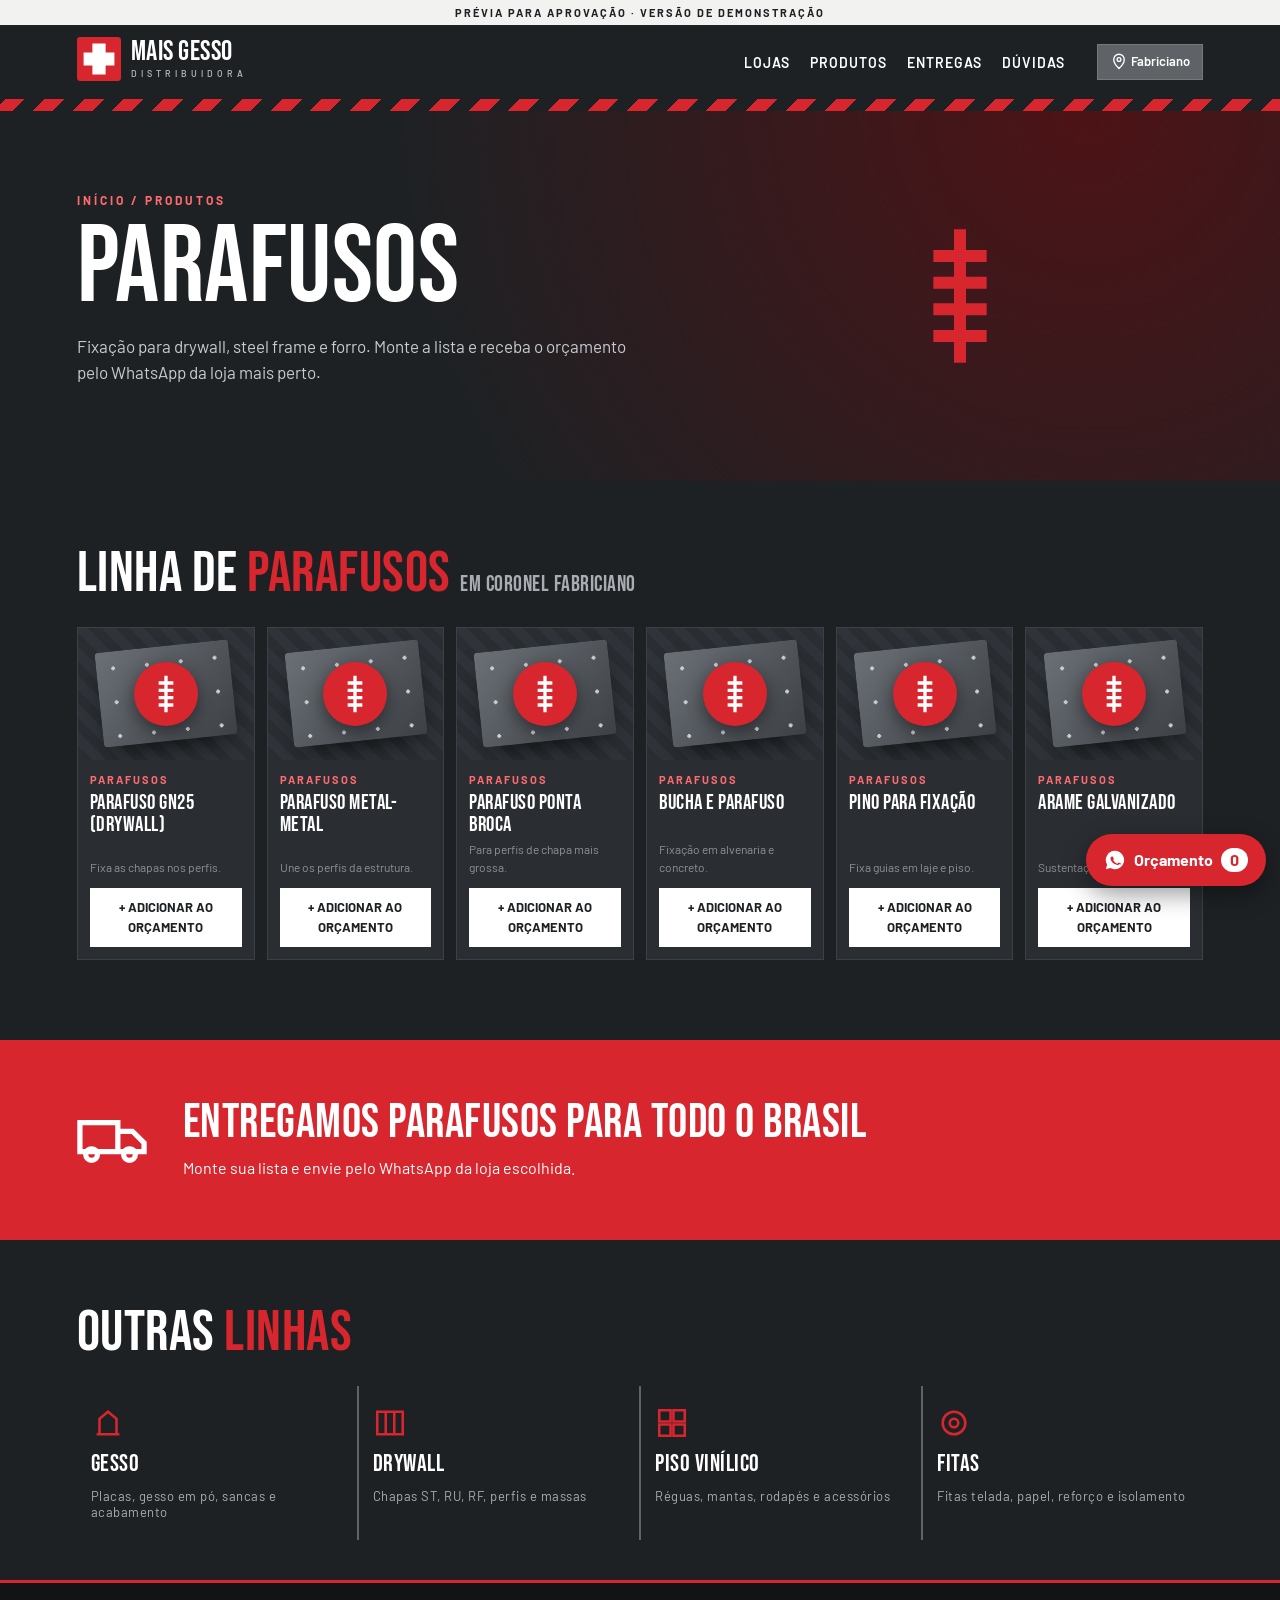
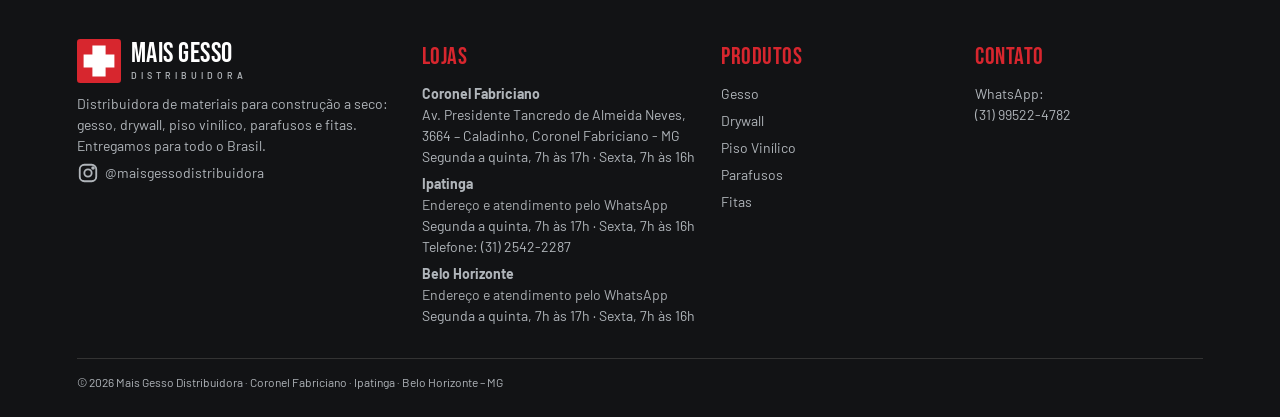
<file: produtos/parafusos.html>
<!doctype html><html lang="pt-BR"><head><meta charset="utf-8"><meta name="viewport" content="width=device-width,initial-scale=1">
<title>Parafusos em Coronel Fabriciano, Ipatinga e BH | Mais Gesso Distribuidora</title><meta name="description" content="Parafusos: fixação para drywall, steel frame e forro. Orçamento pelo WhatsApp nas lojas de Coronel Fabriciano, Ipatinga e Belo Horizonte, com entrega para todo o Brasil."><meta name="robots" content="noindex,follow"><meta name="theme-color" content="#1E2124"><meta name="format-detection" content="telephone=no">
<meta property="og:type" content="website"><meta property="og:locale" content="pt_BR"><meta property="og:site_name" content="Mais Gesso Distribuidora"><meta property="og:title" content="Parafusos em Coronel Fabriciano, Ipatinga e BH | Mais Gesso Distribuidora"><meta property="og:description" content="Parafusos: fixação para drywall, steel frame e forro. Orçamento pelo WhatsApp nas lojas de Coronel Fabriciano, Ipatinga e Belo Horizonte, com entrega para todo o Brasil."><meta property="og:image" content="../assets/og-image.png"><meta property="og:image:width" content="1200"><meta property="og:image:height" content="630"><meta property="og:image:alt" content="Mais Gesso Distribuidora: drywall no ponto, obra no prazo.">
<meta name="twitter:card" content="summary_large_image"><meta name="twitter:title" content="Parafusos em Coronel Fabriciano, Ipatinga e BH | Mais Gesso Distribuidora"><meta name="twitter:description" content="Parafusos: fixação para drywall, steel frame e forro. Orçamento pelo WhatsApp nas lojas de Coronel Fabriciano, Ipatinga e Belo Horizonte, com entrega para todo o Brasil."><meta name="geo.region" content="BR-MG"><meta name="geo.placename" content="Coronel Fabriciano; Ipatinga; Belo Horizonte">
<link rel="icon" href="../assets/favicon.svg" type="image/svg+xml"><link rel="apple-touch-icon" href="../assets/apple-touch-icon.png"><link rel="preconnect" href="https://fonts.googleapis.com"><link rel="preconnect" href="https://fonts.gstatic.com" crossorigin>
<link href="https://fonts.googleapis.com/css2?family=Barlow:wght@400;500;600;700&family=Bebas+Neue&display=swap" rel="stylesheet"><link rel="stylesheet" href="../assets/style.css">
<script type="application/ld+json">{"@context": "https://schema.org", "@graph": [{"@type": "BreadcrumbList", "itemListElement": [{"@type": "ListItem", "position": 1, "name": "Início"}, {"@type": "ListItem", "position": 2, "name": "Parafusos"}]}, {"@type": "ItemList", "name": "Parafusos – Mais Gesso", "itemListElement": [{"@type": "ListItem", "position": 1, "name": "Parafuso GN25 (drywall)"}, {"@type": "ListItem", "position": 2, "name": "Parafuso metal-metal"}, {"@type": "ListItem", "position": 3, "name": "Parafuso ponta broca"}, {"@type": "ListItem", "position": 4, "name": "Bucha e parafuso"}, {"@type": "ListItem", "position": 5, "name": "Pino para fixação"}, {"@type": "ListItem", "position": 6, "name": "Arame galvanizado"}]}]}</script></head><body><a class="skip" href="#main">Pular para o conteúdo</a><div class="previa">Prévia para aprovação · versão de demonstração</div><header class="top"><a href="../index.html" aria-label="Mais Gesso – início"><span class="logo-ph"><svg class="lm" viewBox="0 0 80 80" aria-hidden="true" focusable="false"><rect width="80" height="80" rx="6" fill="#D7262E"/><path d="M28 12h24v16h16v24H52v16H28V52H12V28h16z" fill="#fff"/></svg><span><b>MAIS GESSO</b><small>DISTRIBUIDORA</small></span></span></a>
<nav id="nav" aria-label="Principal"><a href="../index.html#lojas">Lojas</a><a href="../index.html#produtos">Produtos</a><a href="../index.html#entrega">Entregas</a><a href="../index.html#faq">Dúvidas</a></nav>
<button type="button" class="storechip" data-open-picker aria-haspopup="dialog"><svg width="18" height="18" viewBox="0 0 24 24" fill="none" stroke="currentColor" stroke-width="1.8" aria-hidden="true" focusable="false"><path d="M12 22s7-6.5 7-12a7 7 0 10-14 0c0 5.5 7 12 7 12zM12 12.5a2.5 2.5 0 100-5 2.5 2.5 0 000 5"/></svg> <span class="sr-only">Loja: </span><span data-store-short>Escolha a loja</span></button><button type="button" class="burger" aria-label="Abrir menu" aria-expanded="false" aria-controls="nav" data-menu><span aria-hidden="true">☰</span></button></header><div class="hz" aria-hidden="true"></div><main id="main">
<section class="hero sm"><div><p class="kick"><a href="../index.html">Início</a> / <a href="../index.html#produtos">Produtos</a></p><h1>Parafusos</h1><p class="lead">Fixação para drywall, steel frame e forro. Monte a lista e receba o orçamento pelo WhatsApp da loja mais perto.</p></div><div class="bigic"><svg width="160" height="160" viewBox="0 0 24 24" fill="none" stroke="#D7262E" stroke-width="1.8" aria-hidden="true" focusable="false"><path d="M12 2v20M8 6h8M8 10h8M8 14h8M8 18h8"/></svg></div></section>
<section aria-labelledby="linha-t"><h2 class="s" id="linha-t">Linha de <span>Parafusos</span> <span class="sub" data-store-in></span></h2><div class="grid"><article class="pc"><div class="ph ph-parafusos"><span class="sw" aria-hidden="true"></span><svg width="44" height="44" viewBox="0 0 24 24" fill="none" stroke="currentColor" stroke-width="1.8" aria-hidden="true" focusable="false"><path d="M12 2v20M8 6h8M8 10h8M8 14h8M8 18h8"/></svg></div><div class="pb"><span class="tag">Parafusos</span><h3>Parafuso GN25 (drywall)</h3><p class="tiny">Fixa as chapas nos perfis.</p><button type="button" class="add" data-item="Parafuso GN25 (drywall)" aria-pressed="false">+ Adicionar ao orçamento</button></div></article><article class="pc"><div class="ph ph-parafusos"><span class="sw" aria-hidden="true"></span><svg width="44" height="44" viewBox="0 0 24 24" fill="none" stroke="currentColor" stroke-width="1.8" aria-hidden="true" focusable="false"><path d="M12 2v20M8 6h8M8 10h8M8 14h8M8 18h8"/></svg></div><div class="pb"><span class="tag">Parafusos</span><h3>Parafuso metal-metal</h3><p class="tiny">Une os perfis da estrutura.</p><button type="button" class="add" data-item="Parafuso metal-metal" aria-pressed="false">+ Adicionar ao orçamento</button></div></article><article class="pc"><div class="ph ph-parafusos"><span class="sw" aria-hidden="true"></span><svg width="44" height="44" viewBox="0 0 24 24" fill="none" stroke="currentColor" stroke-width="1.8" aria-hidden="true" focusable="false"><path d="M12 2v20M8 6h8M8 10h8M8 14h8M8 18h8"/></svg></div><div class="pb"><span class="tag">Parafusos</span><h3>Parafuso ponta broca</h3><p class="tiny">Para perfis de chapa mais grossa.</p><button type="button" class="add" data-item="Parafuso ponta broca" aria-pressed="false">+ Adicionar ao orçamento</button></div></article><article class="pc"><div class="ph ph-parafusos"><span class="sw" aria-hidden="true"></span><svg width="44" height="44" viewBox="0 0 24 24" fill="none" stroke="currentColor" stroke-width="1.8" aria-hidden="true" focusable="false"><path d="M12 2v20M8 6h8M8 10h8M8 14h8M8 18h8"/></svg></div><div class="pb"><span class="tag">Parafusos</span><h3>Bucha e parafuso</h3><p class="tiny">Fixação em alvenaria e concreto.</p><button type="button" class="add" data-item="Bucha e parafuso" aria-pressed="false">+ Adicionar ao orçamento</button></div></article><article class="pc"><div class="ph ph-parafusos"><span class="sw" aria-hidden="true"></span><svg width="44" height="44" viewBox="0 0 24 24" fill="none" stroke="currentColor" stroke-width="1.8" aria-hidden="true" focusable="false"><path d="M12 2v20M8 6h8M8 10h8M8 14h8M8 18h8"/></svg></div><div class="pb"><span class="tag">Parafusos</span><h3>Pino para fixação</h3><p class="tiny">Fixa guias em laje e piso.</p><button type="button" class="add" data-item="Pino para fixação" aria-pressed="false">+ Adicionar ao orçamento</button></div></article><article class="pc"><div class="ph ph-parafusos"><span class="sw" aria-hidden="true"></span><svg width="44" height="44" viewBox="0 0 24 24" fill="none" stroke="currentColor" stroke-width="1.8" aria-hidden="true" focusable="false"><path d="M12 2v20M8 6h8M8 10h8M8 14h8M8 18h8"/></svg></div><div class="pb"><span class="tag">Parafusos</span><h3>Arame galvanizado</h3><p class="tiny">Sustentação de forros.</p><button type="button" class="add" data-item="Arame galvanizado" aria-pressed="false">+ Adicionar ao orçamento</button></div></article></div></section>
<section class="br" aria-labelledby="entrega-t"><div class="bw"><svg width="70" height="70" viewBox="0 0 24 24" fill="none" stroke="#fff" stroke-width="1.8" aria-hidden="true" focusable="false"><path d="M1 6h13v10H1zM14 9h5l4 4v3h-9M5 19a2 2 0 100-4 2 2 0 000 4M18 19a2 2 0 100-4 2 2 0 000 4"/></svg><div><h2 id="entrega-t">Entregamos parafusos para todo o Brasil</h2><p>Monte sua lista e envie pelo WhatsApp da loja escolhida.</p></div></div></section>
<section aria-labelledby="outras-t"><h2 class="s" id="outras-t">Outras <span>linhas</span></h2><div class="cats"><a class="cat" href="gesso.html"><svg width="34" height="34" viewBox="0 0 24 24" fill="none" stroke="currentColor" stroke-width="1.8" aria-hidden="true" focusable="false"><path d="M4 20h16M6 20V9l6-5 6 5v11"/></svg>Gesso<small>Placas, gesso em pó, sancas e acabamento</small></a><a class="cat" href="drywall.html"><svg width="34" height="34" viewBox="0 0 24 24" fill="none" stroke="currentColor" stroke-width="1.8" aria-hidden="true" focusable="false"><path d="M3 4h18v16H3zM9 4v16M15 4v16"/></svg>Drywall<small>Chapas ST, RU, RF, perfis e massas</small></a><a class="cat" href="piso-vinilico.html"><svg width="34" height="34" viewBox="0 0 24 24" fill="none" stroke="currentColor" stroke-width="1.8" aria-hidden="true" focusable="false"><path d="M3 3h8v8H3zM13 13h8v8h-8zM13 3h8v8h-8zM3 13h8v8H3z"/></svg>Piso Vinílico<small>Réguas, mantas, rodapés e acessórios</small></a><a class="cat" href="fitas.html"><svg width="34" height="34" viewBox="0 0 24 24" fill="none" stroke="currentColor" stroke-width="1.8" aria-hidden="true" focusable="false"><path d="M4 12a8 8 0 1016 0 8 8 0 10-16 0M9 12a3 3 0 106 0 3 3 0 10-6 0"/></svg>Fitas<small>Fitas telada, papel, reforço e isolamento</small></a></div></section></main><footer class="foot"><div class="fg"><div><span class="logo-ph"><svg class="lm" viewBox="0 0 80 80" aria-hidden="true" focusable="false"><rect width="80" height="80" rx="6" fill="#D7262E"/><path d="M28 12h24v16h16v24H52v16H28V52H12V28h16z" fill="#fff"/></svg><span><b>MAIS GESSO</b><small>DISTRIBUIDORA</small></span></span><p>Distribuidora de materiais para construção a seco: gesso, drywall, piso vinílico, parafusos e fitas. Entregamos para todo o Brasil.</p><a class="iglink" href="https://www.instagram.com/maisgessodistribuidora" rel="noopener"><svg width="22" height="22" viewBox="0 0 24 24" fill="none" stroke="currentColor" stroke-width="2" aria-hidden="true" focusable="false"><rect x="3" y="3" width="18" height="18" rx="5"/><circle cx="12" cy="12" r="4"/><circle cx="17.5" cy="6.5" r="1" fill="currentColor"/></svg> @maisgessodistribuidora</a></div>
<div><h2>Lojas</h2><p><b>Coronel Fabriciano</b><br>Av. Presidente Tancredo de Almeida Neves, 3664 – Caladinho, Coronel Fabriciano - MG<br>Segunda a quinta, 7h às 17h · Sexta, 7h às 16h</p><p><b>Ipatinga</b><br><span class="soon">Endereço e atendimento pelo WhatsApp</span><br>Segunda a quinta, 7h às 17h · Sexta, 7h às 16h<br>Telefone: (31) 2542-2287</p><p><b>Belo Horizonte</b><br><span class="soon">Endereço e atendimento pelo WhatsApp</span><br>Segunda a quinta, 7h às 17h · Sexta, 7h às 16h</p></div><div><h2>Produtos</h2><a href="../produtos/gesso.html">Gesso</a><a href="../produtos/drywall.html">Drywall</a><a href="../produtos/piso-vinilico.html">Piso Vinílico</a><a href="../produtos/parafusos.html">Parafusos</a><a href="../produtos/fitas.html">Fitas</a></div>
<div><h2>Contato</h2><p>WhatsApp: <a href="https://wa.me/5531995224782" rel="noopener">(31) 99522-4782</a></p></div></div><p class="copy">© 2026 Mais Gesso Distribuidora · Coronel Fabriciano · Ipatinga · Belo Horizonte – MG</p></footer><button type="button" class="cartbtn" id="cartbtn" aria-label="Abrir lista de orçamento" aria-haspopup="dialog" aria-controls="drawer"><svg width="22" height="22" viewBox="0 0 24 24" fill="currentColor" aria-hidden="true" focusable="false"><path d="M12 2a10 10 0 00-8.6 15.1L2 22l5-1.3A10 10 0 1012 2zm5.3 14.2c-.2.6-1.3 1.2-1.8 1.2s-1 .3-3.4-.7-3.9-3.5-4-3.7-1-1.3-1-2.5.6-1.8.9-2 .5-.3.7-.3h.5c.2 0 .4 0 .6.5l.8 2c.1.2.1.4 0 .5l-.4.6c-.1.2-.3.3-.1.6.2.3.8 1.3 1.7 2.1 1.2 1 2.1 1.3 2.4 1.5.3.1.5.1.6-.1l.9-1c.2-.3.4-.2.6-.1l1.9.9c.3.1.5.2.5.3.1.2.1.7-.1 1.2z"/></svg><span>Orçamento</span><b id="cartn">0</b></button>
<aside class="drawer" id="drawer" role="dialog" aria-modal="true" aria-labelledby="drawer-t" aria-hidden="true" tabindex="-1"><div class="dh"><h2 id="drawer-t">Lista de orçamento</h2><button type="button" data-close-cart aria-label="Fechar lista de orçamento"><span aria-hidden="true">✕</span></button></div>
<p class="dstore">Loja: <b data-store-name>—</b> <button type="button" class="lnk" data-open-picker aria-haspopup="dialog">trocar</button></p><ul id="cartlist" aria-live="polite"></ul>
<label class="fld">Nome<input id="cname" name="nome" autocomplete="name" maxlength="80" placeholder="Seu nome"></label><label class="fld">CEP / cidade da entrega (opcional)<input id="ccep" name="entrega" autocomplete="postal-code" maxlength="60" placeholder="Ex.: 35170-000"></label><label class="fld">Observações<textarea id="cobs" name="obs" rows="2" maxlength="500" placeholder="Medidas, quantidades, prazo..."></textarea></label>
<button type="button" class="big" id="send"><svg width="22" height="22" viewBox="0 0 24 24" fill="currentColor" aria-hidden="true" focusable="false"><path d="M12 2a10 10 0 00-8.6 15.1L2 22l5-1.3A10 10 0 1012 2zm5.3 14.2c-.2.6-1.3 1.2-1.8 1.2s-1 .3-3.4-.7-3.9-3.5-4-3.7-1-1.3-1-2.5.6-1.8.9-2 .5-.3.7-.3h.5c.2 0 .4 0 .6.5l.8 2c.1.2.1.4 0 .5l-.4.6c-.1.2-.3.3-.1.6.2.3.8 1.3 1.7 2.1 1.2 1 2.1 1.3 2.4 1.5.3.1.5.1.6-.1l.9-1c.2-.3.4-.2.6-.1l1.9.9c.3.1.5.2.5.3.1.2.1.7-.1 1.2z"/></svg> Enviar pelo WhatsApp</button><p class="tiny" id="cwarn" hidden></p></aside><div class="scrim" data-close-cart aria-hidden="true"></div>
<div class="picker" id="picker" role="dialog" aria-modal="true" aria-labelledby="picker-t"><div class="pbox"><h2 id="picker-t">Qual loja fica mais perto?</h2><button type="button" class="opt" data-pick="fabriciano" aria-pressed="false"><span>Coronel Fabriciano<small>Av. Presidente Tancredo de Almeida Neves, 3664 – Caladinho, Coronel Fabriciano - MG</small></span><svg width="22" height="22" viewBox="0 0 24 24" fill="none" stroke="currentColor" stroke-width="1.8" aria-hidden="true" focusable="false"><path d="M5 12h14M13 6l6 6-6 6"/></svg></button><button type="button" class="opt" data-pick="ipatinga" aria-pressed="false"><span>Ipatinga<small><span class="soon">Endereço e atendimento pelo WhatsApp</span></small></span><svg width="22" height="22" viewBox="0 0 24 24" fill="none" stroke="currentColor" stroke-width="1.8" aria-hidden="true" focusable="false"><path d="M5 12h14M13 6l6 6-6 6"/></svg></button><button type="button" class="opt" data-pick="bh" aria-pressed="false"><span>Belo Horizonte<small><span class="soon">Endereço e atendimento pelo WhatsApp</span></small></span><svg width="22" height="22" viewBox="0 0 24 24" fill="none" stroke="currentColor" stroke-width="1.8" aria-hidden="true" focusable="false"><path d="M5 12h14M13 6l6 6-6 6"/></svg></button><button type="button" class="lnk" data-close-picker>Fechar</button></div></div><script src="../assets/mg-data.js"></script><script src="../assets/app.js"></script></body></html>
</file>
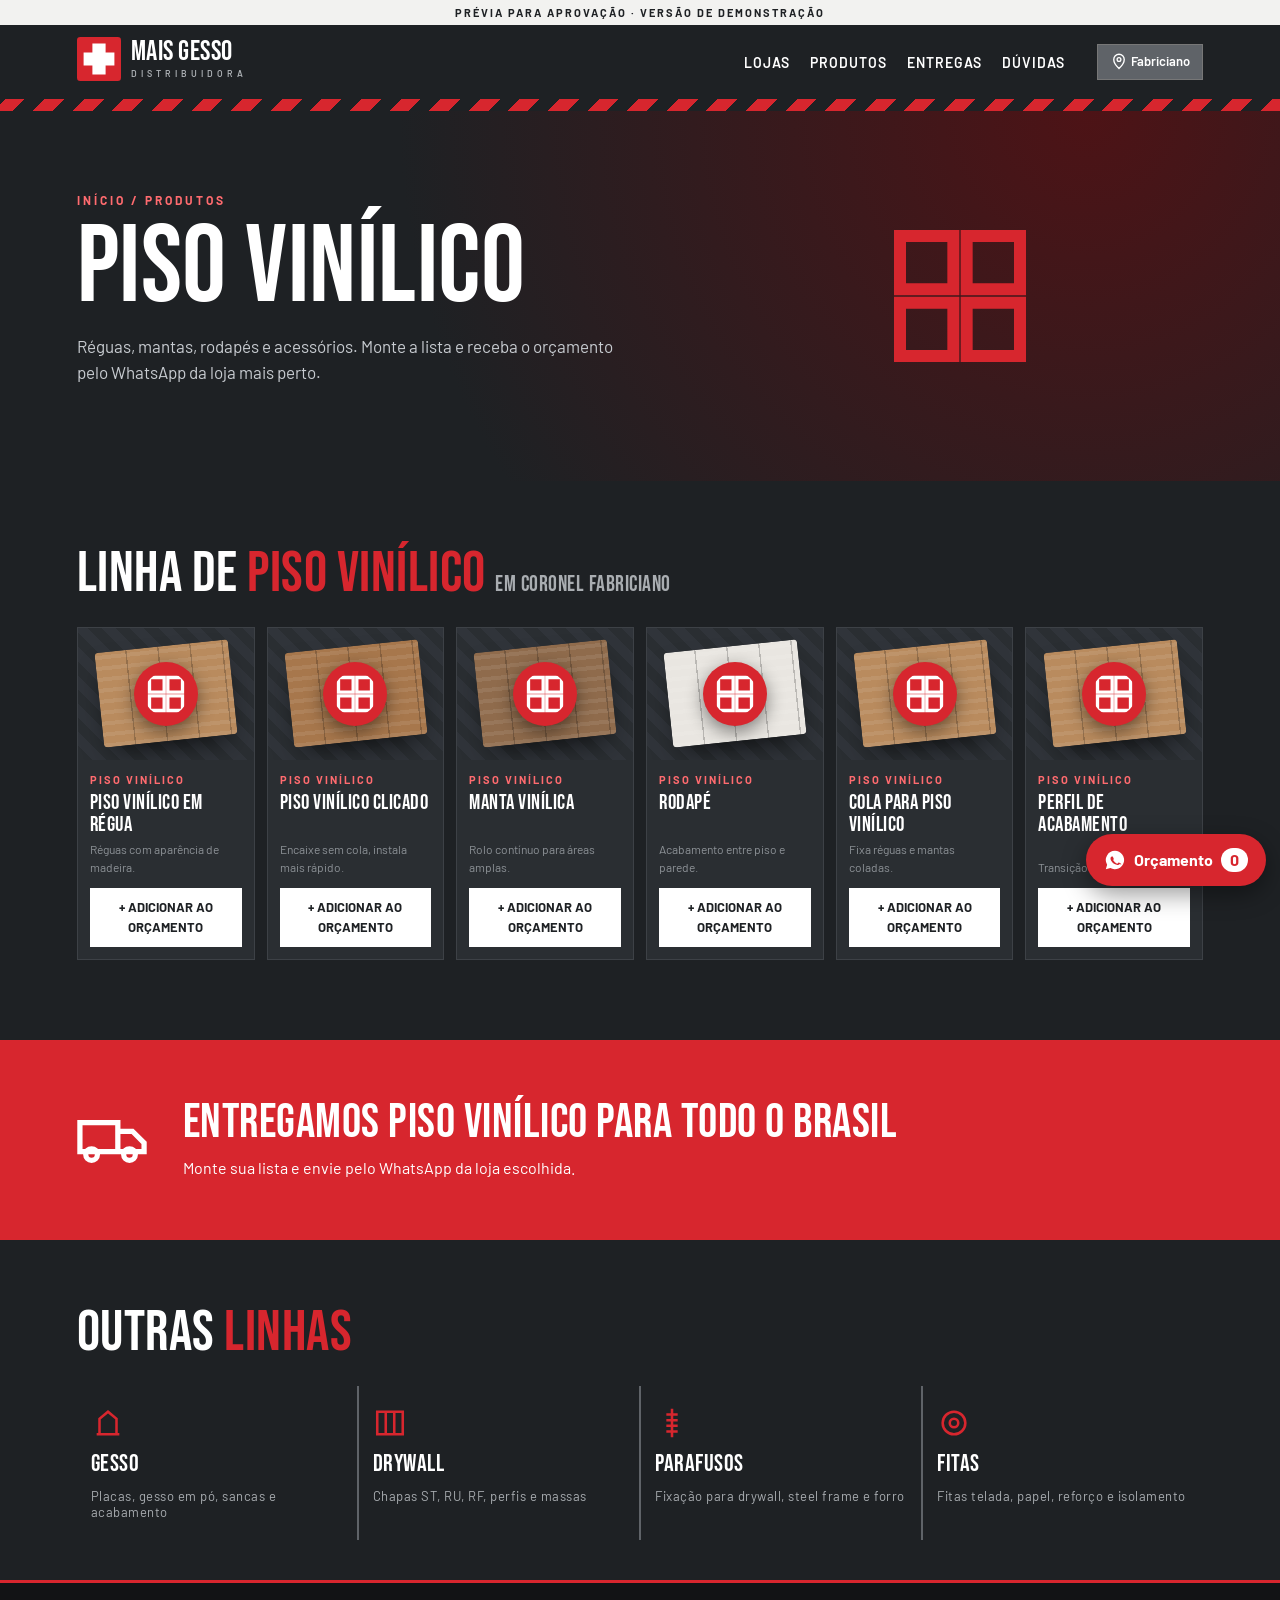
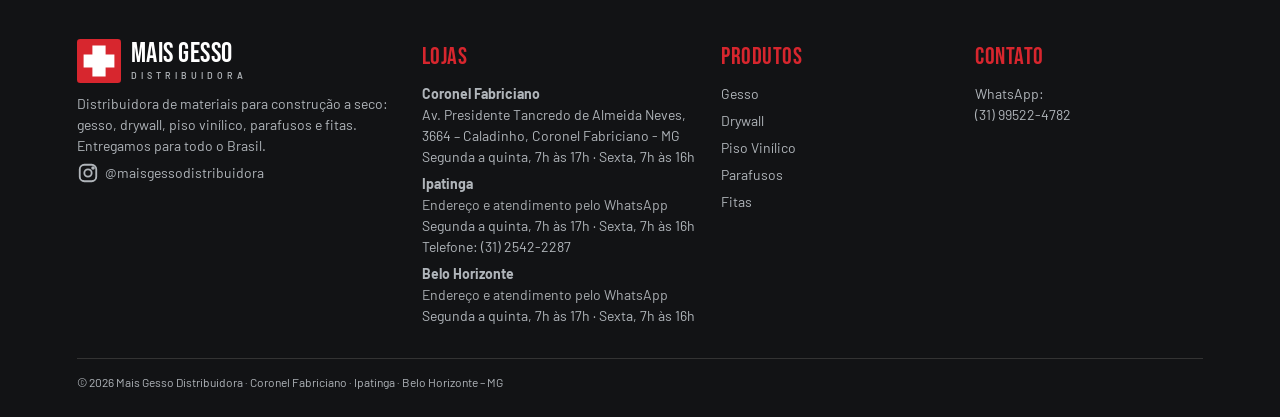
<file: produtos/piso-vinilico.html>
<!doctype html><html lang="pt-BR"><head><meta charset="utf-8"><meta name="viewport" content="width=device-width,initial-scale=1">
<title>Piso Vinílico em Coronel Fabriciano, Ipatinga e BH | Mais Gesso Distribuidora</title><meta name="description" content="Piso Vinílico: réguas, mantas, rodapés e acessórios. Orçamento pelo WhatsApp nas lojas de Coronel Fabriciano, Ipatinga e Belo Horizonte, com entrega para todo o Brasil."><meta name="robots" content="noindex,follow"><meta name="theme-color" content="#1E2124"><meta name="format-detection" content="telephone=no">
<meta property="og:type" content="website"><meta property="og:locale" content="pt_BR"><meta property="og:site_name" content="Mais Gesso Distribuidora"><meta property="og:title" content="Piso Vinílico em Coronel Fabriciano, Ipatinga e BH | Mais Gesso Distribuidora"><meta property="og:description" content="Piso Vinílico: réguas, mantas, rodapés e acessórios. Orçamento pelo WhatsApp nas lojas de Coronel Fabriciano, Ipatinga e Belo Horizonte, com entrega para todo o Brasil."><meta property="og:image" content="../assets/og-image.png"><meta property="og:image:width" content="1200"><meta property="og:image:height" content="630"><meta property="og:image:alt" content="Mais Gesso Distribuidora: drywall no ponto, obra no prazo.">
<meta name="twitter:card" content="summary_large_image"><meta name="twitter:title" content="Piso Vinílico em Coronel Fabriciano, Ipatinga e BH | Mais Gesso Distribuidora"><meta name="twitter:description" content="Piso Vinílico: réguas, mantas, rodapés e acessórios. Orçamento pelo WhatsApp nas lojas de Coronel Fabriciano, Ipatinga e Belo Horizonte, com entrega para todo o Brasil."><meta name="geo.region" content="BR-MG"><meta name="geo.placename" content="Coronel Fabriciano; Ipatinga; Belo Horizonte">
<link rel="icon" href="../assets/favicon.svg" type="image/svg+xml"><link rel="apple-touch-icon" href="../assets/apple-touch-icon.png"><link rel="preconnect" href="https://fonts.googleapis.com"><link rel="preconnect" href="https://fonts.gstatic.com" crossorigin>
<link href="https://fonts.googleapis.com/css2?family=Barlow:wght@400;500;600;700&family=Bebas+Neue&display=swap" rel="stylesheet"><link rel="stylesheet" href="../assets/style.css">
<script type="application/ld+json">{"@context": "https://schema.org", "@graph": [{"@type": "BreadcrumbList", "itemListElement": [{"@type": "ListItem", "position": 1, "name": "Início"}, {"@type": "ListItem", "position": 2, "name": "Piso Vinílico"}]}, {"@type": "ItemList", "name": "Piso Vinílico – Mais Gesso", "itemListElement": [{"@type": "ListItem", "position": 1, "name": "Piso vinílico em régua"}, {"@type": "ListItem", "position": 2, "name": "Piso vinílico clicado"}, {"@type": "ListItem", "position": 3, "name": "Manta vinílica"}, {"@type": "ListItem", "position": 4, "name": "Rodapé"}, {"@type": "ListItem", "position": 5, "name": "Cola para piso vinílico"}, {"@type": "ListItem", "position": 6, "name": "Perfil de acabamento"}]}]}</script></head><body><a class="skip" href="#main">Pular para o conteúdo</a><div class="previa">Prévia para aprovação · versão de demonstração</div><header class="top"><a href="../index.html" aria-label="Mais Gesso – início"><span class="logo-ph"><svg class="lm" viewBox="0 0 80 80" aria-hidden="true" focusable="false"><rect width="80" height="80" rx="6" fill="#D7262E"/><path d="M28 12h24v16h16v24H52v16H28V52H12V28h16z" fill="#fff"/></svg><span><b>MAIS GESSO</b><small>DISTRIBUIDORA</small></span></span></a>
<nav id="nav" aria-label="Principal"><a href="../index.html#lojas">Lojas</a><a href="../index.html#produtos">Produtos</a><a href="../index.html#entrega">Entregas</a><a href="../index.html#faq">Dúvidas</a></nav>
<button type="button" class="storechip" data-open-picker aria-haspopup="dialog"><svg width="18" height="18" viewBox="0 0 24 24" fill="none" stroke="currentColor" stroke-width="1.8" aria-hidden="true" focusable="false"><path d="M12 22s7-6.5 7-12a7 7 0 10-14 0c0 5.5 7 12 7 12zM12 12.5a2.5 2.5 0 100-5 2.5 2.5 0 000 5"/></svg> <span class="sr-only">Loja: </span><span data-store-short>Escolha a loja</span></button><button type="button" class="burger" aria-label="Abrir menu" aria-expanded="false" aria-controls="nav" data-menu><span aria-hidden="true">☰</span></button></header><div class="hz" aria-hidden="true"></div><main id="main">
<section class="hero sm"><div><p class="kick"><a href="../index.html">Início</a> / <a href="../index.html#produtos">Produtos</a></p><h1>Piso Vinílico</h1><p class="lead">Réguas, mantas, rodapés e acessórios. Monte a lista e receba o orçamento pelo WhatsApp da loja mais perto.</p></div><div class="bigic"><svg width="160" height="160" viewBox="0 0 24 24" fill="none" stroke="#D7262E" stroke-width="1.8" aria-hidden="true" focusable="false"><path d="M3 3h8v8H3zM13 13h8v8h-8zM13 3h8v8h-8zM3 13h8v8H3z"/></svg></div></section>
<section aria-labelledby="linha-t"><h2 class="s" id="linha-t">Linha de <span>Piso Vinílico</span> <span class="sub" data-store-in></span></h2><div class="grid"><article class="pc"><div class="ph ph-piso-vinilico"><span class="sw" aria-hidden="true"></span><svg width="44" height="44" viewBox="0 0 24 24" fill="none" stroke="currentColor" stroke-width="1.8" aria-hidden="true" focusable="false"><path d="M3 3h8v8H3zM13 13h8v8h-8zM13 3h8v8h-8zM3 13h8v8H3z"/></svg></div><div class="pb"><span class="tag">Piso Vinílico</span><h3>Piso vinílico em régua</h3><p class="tiny">Réguas com aparência de madeira.</p><button type="button" class="add" data-item="Piso vinílico em régua" aria-pressed="false">+ Adicionar ao orçamento</button></div></article><article class="pc"><div class="ph ph-piso-vinilico" style="--t:#a7774c"><span class="sw" aria-hidden="true"></span><svg width="44" height="44" viewBox="0 0 24 24" fill="none" stroke="currentColor" stroke-width="1.8" aria-hidden="true" focusable="false"><path d="M3 3h8v8H3zM13 13h8v8h-8zM13 3h8v8h-8zM3 13h8v8H3z"/></svg></div><div class="pb"><span class="tag">Piso Vinílico</span><h3>Piso vinílico clicado</h3><p class="tiny">Encaixe sem cola, instala mais rápido.</p><button type="button" class="add" data-item="Piso vinílico clicado" aria-pressed="false">+ Adicionar ao orçamento</button></div></article><article class="pc"><div class="ph ph-piso-vinilico" style="--t:#8f6b4c"><span class="sw" aria-hidden="true"></span><svg width="44" height="44" viewBox="0 0 24 24" fill="none" stroke="currentColor" stroke-width="1.8" aria-hidden="true" focusable="false"><path d="M3 3h8v8H3zM13 13h8v8h-8zM13 3h8v8h-8zM3 13h8v8H3z"/></svg></div><div class="pb"><span class="tag">Piso Vinílico</span><h3>Manta vinílica</h3><p class="tiny">Rolo contínuo para áreas amplas.</p><button type="button" class="add" data-item="Manta vinílica" aria-pressed="false">+ Adicionar ao orçamento</button></div></article><article class="pc"><div class="ph ph-piso-vinilico" style="--t:#e9e6e1"><span class="sw" aria-hidden="true"></span><svg width="44" height="44" viewBox="0 0 24 24" fill="none" stroke="currentColor" stroke-width="1.8" aria-hidden="true" focusable="false"><path d="M3 3h8v8H3zM13 13h8v8h-8zM13 3h8v8h-8zM3 13h8v8H3z"/></svg></div><div class="pb"><span class="tag">Piso Vinílico</span><h3>Rodapé</h3><p class="tiny">Acabamento entre piso e parede.</p><button type="button" class="add" data-item="Rodapé" aria-pressed="false">+ Adicionar ao orçamento</button></div></article><article class="pc"><div class="ph ph-piso-vinilico"><span class="sw" aria-hidden="true"></span><svg width="44" height="44" viewBox="0 0 24 24" fill="none" stroke="currentColor" stroke-width="1.8" aria-hidden="true" focusable="false"><path d="M3 3h8v8H3zM13 13h8v8h-8zM13 3h8v8h-8zM3 13h8v8H3z"/></svg></div><div class="pb"><span class="tag">Piso Vinílico</span><h3>Cola para piso vinílico</h3><p class="tiny">Fixa réguas e mantas coladas.</p><button type="button" class="add" data-item="Cola para piso vinílico" aria-pressed="false">+ Adicionar ao orçamento</button></div></article><article class="pc"><div class="ph ph-piso-vinilico"><span class="sw" aria-hidden="true"></span><svg width="44" height="44" viewBox="0 0 24 24" fill="none" stroke="currentColor" stroke-width="1.8" aria-hidden="true" focusable="false"><path d="M3 3h8v8H3zM13 13h8v8h-8zM13 3h8v8h-8zM3 13h8v8H3z"/></svg></div><div class="pb"><span class="tag">Piso Vinílico</span><h3>Perfil de acabamento</h3><p class="tiny">Transição entre ambientes.</p><button type="button" class="add" data-item="Perfil de acabamento" aria-pressed="false">+ Adicionar ao orçamento</button></div></article></div></section>
<section class="br" aria-labelledby="entrega-t"><div class="bw"><svg width="70" height="70" viewBox="0 0 24 24" fill="none" stroke="#fff" stroke-width="1.8" aria-hidden="true" focusable="false"><path d="M1 6h13v10H1zM14 9h5l4 4v3h-9M5 19a2 2 0 100-4 2 2 0 000 4M18 19a2 2 0 100-4 2 2 0 000 4"/></svg><div><h2 id="entrega-t">Entregamos piso vinílico para todo o Brasil</h2><p>Monte sua lista e envie pelo WhatsApp da loja escolhida.</p></div></div></section>
<section aria-labelledby="outras-t"><h2 class="s" id="outras-t">Outras <span>linhas</span></h2><div class="cats"><a class="cat" href="gesso.html"><svg width="34" height="34" viewBox="0 0 24 24" fill="none" stroke="currentColor" stroke-width="1.8" aria-hidden="true" focusable="false"><path d="M4 20h16M6 20V9l6-5 6 5v11"/></svg>Gesso<small>Placas, gesso em pó, sancas e acabamento</small></a><a class="cat" href="drywall.html"><svg width="34" height="34" viewBox="0 0 24 24" fill="none" stroke="currentColor" stroke-width="1.8" aria-hidden="true" focusable="false"><path d="M3 4h18v16H3zM9 4v16M15 4v16"/></svg>Drywall<small>Chapas ST, RU, RF, perfis e massas</small></a><a class="cat" href="parafusos.html"><svg width="34" height="34" viewBox="0 0 24 24" fill="none" stroke="currentColor" stroke-width="1.8" aria-hidden="true" focusable="false"><path d="M12 2v20M8 6h8M8 10h8M8 14h8M8 18h8"/></svg>Parafusos<small>Fixação para drywall, steel frame e forro</small></a><a class="cat" href="fitas.html"><svg width="34" height="34" viewBox="0 0 24 24" fill="none" stroke="currentColor" stroke-width="1.8" aria-hidden="true" focusable="false"><path d="M4 12a8 8 0 1016 0 8 8 0 10-16 0M9 12a3 3 0 106 0 3 3 0 10-6 0"/></svg>Fitas<small>Fitas telada, papel, reforço e isolamento</small></a></div></section></main><footer class="foot"><div class="fg"><div><span class="logo-ph"><svg class="lm" viewBox="0 0 80 80" aria-hidden="true" focusable="false"><rect width="80" height="80" rx="6" fill="#D7262E"/><path d="M28 12h24v16h16v24H52v16H28V52H12V28h16z" fill="#fff"/></svg><span><b>MAIS GESSO</b><small>DISTRIBUIDORA</small></span></span><p>Distribuidora de materiais para construção a seco: gesso, drywall, piso vinílico, parafusos e fitas. Entregamos para todo o Brasil.</p><a class="iglink" href="https://www.instagram.com/maisgessodistribuidora" rel="noopener"><svg width="22" height="22" viewBox="0 0 24 24" fill="none" stroke="currentColor" stroke-width="2" aria-hidden="true" focusable="false"><rect x="3" y="3" width="18" height="18" rx="5"/><circle cx="12" cy="12" r="4"/><circle cx="17.5" cy="6.5" r="1" fill="currentColor"/></svg> @maisgessodistribuidora</a></div>
<div><h2>Lojas</h2><p><b>Coronel Fabriciano</b><br>Av. Presidente Tancredo de Almeida Neves, 3664 – Caladinho, Coronel Fabriciano - MG<br>Segunda a quinta, 7h às 17h · Sexta, 7h às 16h</p><p><b>Ipatinga</b><br><span class="soon">Endereço e atendimento pelo WhatsApp</span><br>Segunda a quinta, 7h às 17h · Sexta, 7h às 16h<br>Telefone: (31) 2542-2287</p><p><b>Belo Horizonte</b><br><span class="soon">Endereço e atendimento pelo WhatsApp</span><br>Segunda a quinta, 7h às 17h · Sexta, 7h às 16h</p></div><div><h2>Produtos</h2><a href="../produtos/gesso.html">Gesso</a><a href="../produtos/drywall.html">Drywall</a><a href="../produtos/piso-vinilico.html">Piso Vinílico</a><a href="../produtos/parafusos.html">Parafusos</a><a href="../produtos/fitas.html">Fitas</a></div>
<div><h2>Contato</h2><p>WhatsApp: <a href="https://wa.me/5531995224782" rel="noopener">(31) 99522-4782</a></p></div></div><p class="copy">© 2026 Mais Gesso Distribuidora · Coronel Fabriciano · Ipatinga · Belo Horizonte – MG</p></footer><button type="button" class="cartbtn" id="cartbtn" aria-label="Abrir lista de orçamento" aria-haspopup="dialog" aria-controls="drawer"><svg width="22" height="22" viewBox="0 0 24 24" fill="currentColor" aria-hidden="true" focusable="false"><path d="M12 2a10 10 0 00-8.6 15.1L2 22l5-1.3A10 10 0 1012 2zm5.3 14.2c-.2.6-1.3 1.2-1.8 1.2s-1 .3-3.4-.7-3.9-3.5-4-3.7-1-1.3-1-2.5.6-1.8.9-2 .5-.3.7-.3h.5c.2 0 .4 0 .6.5l.8 2c.1.2.1.4 0 .5l-.4.6c-.1.2-.3.3-.1.6.2.3.8 1.3 1.7 2.1 1.2 1 2.1 1.3 2.4 1.5.3.1.5.1.6-.1l.9-1c.2-.3.4-.2.6-.1l1.9.9c.3.1.5.2.5.3.1.2.1.7-.1 1.2z"/></svg><span>Orçamento</span><b id="cartn">0</b></button>
<aside class="drawer" id="drawer" role="dialog" aria-modal="true" aria-labelledby="drawer-t" aria-hidden="true" tabindex="-1"><div class="dh"><h2 id="drawer-t">Lista de orçamento</h2><button type="button" data-close-cart aria-label="Fechar lista de orçamento"><span aria-hidden="true">✕</span></button></div>
<p class="dstore">Loja: <b data-store-name>—</b> <button type="button" class="lnk" data-open-picker aria-haspopup="dialog">trocar</button></p><ul id="cartlist" aria-live="polite"></ul>
<label class="fld">Nome<input id="cname" name="nome" autocomplete="name" maxlength="80" placeholder="Seu nome"></label><label class="fld">CEP / cidade da entrega (opcional)<input id="ccep" name="entrega" autocomplete="postal-code" maxlength="60" placeholder="Ex.: 35170-000"></label><label class="fld">Observações<textarea id="cobs" name="obs" rows="2" maxlength="500" placeholder="Medidas, quantidades, prazo..."></textarea></label>
<button type="button" class="big" id="send"><svg width="22" height="22" viewBox="0 0 24 24" fill="currentColor" aria-hidden="true" focusable="false"><path d="M12 2a10 10 0 00-8.6 15.1L2 22l5-1.3A10 10 0 1012 2zm5.3 14.2c-.2.6-1.3 1.2-1.8 1.2s-1 .3-3.4-.7-3.9-3.5-4-3.7-1-1.3-1-2.5.6-1.8.9-2 .5-.3.7-.3h.5c.2 0 .4 0 .6.5l.8 2c.1.2.1.4 0 .5l-.4.6c-.1.2-.3.3-.1.6.2.3.8 1.3 1.7 2.1 1.2 1 2.1 1.3 2.4 1.5.3.1.5.1.6-.1l.9-1c.2-.3.4-.2.6-.1l1.9.9c.3.1.5.2.5.3.1.2.1.7-.1 1.2z"/></svg> Enviar pelo WhatsApp</button><p class="tiny" id="cwarn" hidden></p></aside><div class="scrim" data-close-cart aria-hidden="true"></div>
<div class="picker" id="picker" role="dialog" aria-modal="true" aria-labelledby="picker-t"><div class="pbox"><h2 id="picker-t">Qual loja fica mais perto?</h2><button type="button" class="opt" data-pick="fabriciano" aria-pressed="false"><span>Coronel Fabriciano<small>Av. Presidente Tancredo de Almeida Neves, 3664 – Caladinho, Coronel Fabriciano - MG</small></span><svg width="22" height="22" viewBox="0 0 24 24" fill="none" stroke="currentColor" stroke-width="1.8" aria-hidden="true" focusable="false"><path d="M5 12h14M13 6l6 6-6 6"/></svg></button><button type="button" class="opt" data-pick="ipatinga" aria-pressed="false"><span>Ipatinga<small><span class="soon">Endereço e atendimento pelo WhatsApp</span></small></span><svg width="22" height="22" viewBox="0 0 24 24" fill="none" stroke="currentColor" stroke-width="1.8" aria-hidden="true" focusable="false"><path d="M5 12h14M13 6l6 6-6 6"/></svg></button><button type="button" class="opt" data-pick="bh" aria-pressed="false"><span>Belo Horizonte<small><span class="soon">Endereço e atendimento pelo WhatsApp</span></small></span><svg width="22" height="22" viewBox="0 0 24 24" fill="none" stroke="currentColor" stroke-width="1.8" aria-hidden="true" focusable="false"><path d="M5 12h14M13 6l6 6-6 6"/></svg></button><button type="button" class="lnk" data-close-picker>Fechar</button></div></div><script src="../assets/mg-data.js"></script><script src="../assets/app.js"></script></body></html>
</file>
<file: assets/style.css>
:root{--r:#D7262E;--rt:#FF6B6F;--ok:#0F7A36;--rd:#B01E25;--k:#1E2124;--k2:#2A2E32;--k3:#5F6368;--cim:#5F6368;--w:#FFFFFF;--g:#A9ADB1;--l:#F2F2F0;--hd:'Bebas Neue',Impact,'Arial Narrow',sans-serif;--bd:'Barlow',system-ui,Arial,sans-serif}
*{box-sizing:border-box;margin:0;padding:0}html{scroll-behavior:smooth}body{font-family:var(--bd);background:var(--k);color:var(--w);line-height:1.5;padding-bottom:80px}a{color:inherit}iframe{display:block;border:0;width:100%}button{font:inherit;cursor:pointer}
h1,h2,h3,h4,.logo-ph,.opt,.big,.tab,.cat,.steps b,.stats b{font-family:var(--hd);font-weight:400;letter-spacing:.5px}
.skip{position:absolute;left:-999px}.skip:focus{left:10px;top:10px;background:#fff;color:#000;padding:8px;z-index:99}
.top{display:flex;align-items:center;gap:10px;padding:12px 18px;position:sticky;top:0;background:var(--k);z-index:20}.top>a{text-decoration:none;margin-right:auto}
.logo-ph{display:inline-flex;align-items:center;gap:10px;font-size:28px;line-height:.9;color:#fff}.logo-ph .lm{width:44px;height:44px;flex:none}.logo-ph b{font-weight:400;display:block}.logo-ph small{display:block;font:600 9px var(--bd);letter-spacing:4px;color:var(--g);margin-top:3px}
nav{display:none}nav a{text-decoration:none;font-weight:600;text-transform:uppercase;font-size:14px;letter-spacing:1px;padding:6px 10px}nav a:hover{color:var(--rt)}
body.menu nav{display:flex;flex-direction:column;position:absolute;top:100%;left:0;right:0;background:var(--k2);padding:10px}
.storechip{background:var(--k3);color:#fff;border:1px solid #555;padding:7px 12px;font-size:13px;font-weight:600;max-width:170px;white-space:nowrap;overflow:hidden;text-overflow:ellipsis}.burger{background:none;border:0;color:#fff;font-size:26px}
.hz{height:12px;background:repeating-linear-gradient(-45deg,var(--r) 0 14px,var(--k) 14px 28px)}
section{padding:0 0 40px}.kick{font-weight:700;letter-spacing:3px;text-transform:uppercase;font-size:12px;color:var(--rt);margin-bottom:10px}.kick.dark{color:var(--cim)}.kick a{text-decoration:none}
.hero{padding:40px 18px;background:radial-gradient(circle at 85% 0,#4d1316,var(--k) 60%);display:grid;gap:30px}.hero h1{font-size:58px;line-height:.9;text-transform:uppercase}.hero h1 em{color:var(--r);font-style:normal}.lead{color:#c7cbd0;margin:16px 0;font-size:17px;max-width:560px}
.stats{display:flex;gap:22px;margin-top:18px}.stats div{font-size:12px;color:var(--g);text-transform:uppercase;letter-spacing:1px}.stats b{display:block;font-size:42px;color:#fff;line-height:1}
.opts{display:grid;gap:12px;align-content:start}.opt{background:var(--k2);border:2px solid var(--cim);color:#fff;padding:16px 18px;text-align:left;font-size:26px;display:flex;justify-content:space-between;align-items:center;text-transform:uppercase;transition:.15s}.opt small{display:block;font:500 13px var(--bd);color:var(--g);text-transform:none;letter-spacing:0}.opt:hover{border-color:#777}.opt.on{border-color:var(--r);background:#2e1416;box-shadow:6px 6px 0 var(--r)}
.lnk{background:none;border:0;color:var(--g);text-decoration:underline;font-size:14px;justify-self:start}
.panel{display:grid;border-top:3px solid var(--r);padding:0}.info{background:#fff;color:var(--k);padding:28px 18px}.info h2{font-size:46px;line-height:1;text-transform:uppercase}.info #saddr{margin:8px 0 2px;color:var(--cim)}
.big{display:flex;gap:10px;align-items:center;justify-content:center;background:var(--r);color:#fff;text-decoration:none;padding:16px;font-size:24px;text-transform:uppercase;border:0;width:100%;margin-top:16px}.big:hover{background:var(--rd)}.big.wht{background:#fff;color:var(--r);max-width:360px}
.row{display:flex;gap:10px;flex-wrap:wrap;margin-top:12px}.ghost{display:inline-flex;gap:6px;align-items:center;border:2px solid currentColor;padding:9px 14px;text-decoration:none;font-weight:700;background:none;color:inherit;font-size:14px;text-transform:uppercase}.ghost.wa{color:#25d366}.ghost.big2{margin:20px 18px 0}
.warn{background:#fff4d6;color:#7a5600;font-size:13px;padding:6px 10px;margin-top:10px;border-left:4px solid #e0a800}.tiny{font-size:12px;color:#888}
.map iframe{height:300px}
h2.s{font-size:44px;line-height:1;text-transform:uppercase;padding:44px 18px 20px}h2.s span{color:var(--r)}.sub{font-size:22px;color:var(--g)!important}.sp{padding:0 18px 16px;color:var(--g);margin-top:-10px}
.steps{list-style:none;display:grid;gap:2px;margin:0 18px;background:var(--cim)}.steps li{background:var(--k2);padding:18px;display:flex;gap:16px;align-items:center;font-weight:600}.steps b{font-size:44px;color:var(--rt);line-height:1}
.tabs{display:flex;gap:6px;overflow-x:auto;padding:0 18px 16px}.tab{display:flex;gap:8px;align-items:center;background:var(--k2);border:2px solid var(--cim);color:#fff;padding:10px 16px;font-size:22px;white-space:nowrap}.tab.on{background:var(--r);border-color:var(--r)}
.ch{display:flex;flex-wrap:wrap;gap:12px;justify-content:space-between;align-items:end;padding:0 18px 16px}.ct{font-size:34px}.ch p{color:var(--g)}
.grid{display:grid;grid-template-columns:repeat(2,1fr);gap:12px;padding:0 18px}.pc{background:var(--k2);border:1px solid #3d4146;display:flex;flex-direction:column}.ph{aspect-ratio:4/3;background:repeating-linear-gradient(45deg,#2a2d31 0 10px,#2f3236 10px 20px);display:flex;align-items:center;justify-content:center;color:var(--r);position:relative}.ph small{position:absolute;bottom:5px;right:7px;font-size:9px;color:#777;letter-spacing:1px}
.pb{padding:12px;display:flex;flex-direction:column;gap:4px;flex:1}.tag{font-size:11px;color:var(--rt);font-weight:700;letter-spacing:2px;text-transform:uppercase}.pb h3,.pb h4{font-size:21px;line-height:1.05;flex:1}.add{margin-top:8px;background:#fff;color:var(--k);border:0;padding:10px 6px;font-weight:700;font-size:13px;text-transform:uppercase}.add.ok{background:var(--ok);color:#fff}
.br{background:var(--r);padding:40px 18px;margin-top:40px}.bw{display:grid;gap:18px}.br h2{font-size:48px;line-height:.95;text-transform:uppercase}.br p{margin:10px 0 0;max-width:560px}.perks{list-style:none;display:grid;grid-template-columns:repeat(2,1fr);gap:8px;margin-top:24px}.perks li{background:#0002;padding:10px;font-weight:600;font-size:14px}
.stores{display:grid;gap:14px;padding:0 18px}.store{background:var(--k2);border-top:4px solid var(--r)}.store iframe{height:220px}.sb{padding:16px}.sb h3{font-size:30px}.sb p{color:#c7cbd0;font-size:14px}
.igg{display:grid;grid-template-columns:repeat(3,1fr);gap:4px;padding:0 18px}.igp{aspect-ratio:1;padding:6px;background:repeating-linear-gradient(45deg,#222 0 10px,#2a2a2a 10px 20px);display:flex;flex-direction:column;gap:6px;align-items:center;justify-content:center;text-align:center;color:#777;font-size:12px;text-decoration:none}.igp:hover{color:var(--rt)}
.faq{padding:0 18px;display:grid;gap:8px}details{background:var(--k2);border-left:4px solid var(--r)}summary{padding:16px;font-weight:700;cursor:pointer;font-size:17px}details p{padding:0 16px 16px;color:#c7cbd0}
.cats{display:grid;grid-template-columns:repeat(2,1fr);gap:2px;background:var(--cim);margin:0 18px}.cat{background:var(--k);padding:20px 14px;text-decoration:none;display:flex;flex-direction:column;gap:6px;font-size:24px;text-transform:uppercase;color:#fff}.cat svg{color:var(--r)}.cat small{font:13px var(--bd);color:var(--g);text-transform:none}
.hero.sm h1{font-size:72px}.bigic{display:none}
.foot{background:#121315;padding:40px 18px 20px;border-top:3px solid var(--r)}.fg{display:grid;gap:26px}.foot h2{font-size:24px;color:var(--r);margin-bottom:8px}.foot p,.foot a{font-size:14px;color:#b0b5ba;display:block;margin-bottom:6px;text-decoration:none}.foot .logo-ph{margin-bottom:10px}.iglink{display:flex!important;gap:6px;align-items:center}.copy{margin-top:26px;border-top:1px solid #333;padding-top:14px;font-size:12px!important}
.cartbtn{position:fixed;right:14px;bottom:14px;z-index:30;background:var(--ok);color:#fff;border:0;padding:14px 18px;display:flex;gap:8px;align-items:center;font-weight:700;box-shadow:0 8px 24px #0006;border-radius:40px}.cartbtn b{background:#fff;color:#0d6b30;border-radius:20px;padding:0 9px}
.drawer{position:fixed;top:0;right:0;bottom:0;width:min(420px,100%);background:#fff;color:var(--k);z-index:50;transform:translateX(100%);visibility:hidden;transition:transform .25s,visibility 0s .25s;padding:20px;overflow:auto;display:flex;flex-direction:column;gap:10px}body.cart .drawer{transform:none;visibility:visible;transition:transform .25s}.scrim{display:none;position:fixed;inset:0;background:#0008;z-index:40}body.cart .scrim{display:block}
.dh{display:flex;justify-content:space-between;align-items:center}.dh h2{font-size:32px}.dh button{background:none;border:0;font-size:22px}.dstore .lnk{color:var(--r)}#cartlist{list-style:none;border-top:1px solid #ddd}#cartlist li{display:flex;gap:8px;align-items:center;padding:8px 0;border-bottom:1px solid #eee;font-size:14px}#cartlist li span{flex:1}#cartlist input{width:56px;padding:5px}#cartlist button{background:none;border:0;color:var(--r)}#cartlist .empty{color:#888}
.fld{display:flex;flex-direction:column;font-size:13px;font-weight:600;gap:4px}.fld input,.fld textarea{padding:9px;border:1px solid #ccc;font:inherit}
.picker{display:none;position:fixed;inset:0;background:#000c;z-index:60;align-items:center;justify-content:center;padding:18px}body.pick .picker{display:flex}.pbox{background:var(--k);border:2px solid var(--r);padding:22px;display:grid;gap:10px;width:min(480px,100%)}.pbox h2{font-size:34px}
@media(min-width:900px){body{padding-bottom:0}.top{padding:12px 6%}nav{display:flex;margin-right:12px}.burger{display:none}.hero{grid-template-columns:1.25fr 1fr;padding:80px 6%;align-items:center}.hero h1{font-size:92px}.hero.sm h1{font-size:110px}.bigic{display:flex;justify-content:center}
.panel{grid-template-columns:1fr 1.4fr}.info{padding:44px 6%}.map iframe{height:100%;min-height:380px}h2.s{padding:64px 6% 24px;font-size:58px}.sp,.ch,.tabs,.grid,.stores,.igg,.faq{padding-left:6%;padding-right:6%}.steps,.cats{margin:0 6%}.ghost.big2{margin-left:6%}
.steps{grid-template-columns:repeat(3,1fr)}.grid{grid-template-columns:repeat(3,1fr)}.br{padding:60px 6%}.bw{grid-template-columns:auto 1fr;align-items:center;gap:36px}.perks{grid-template-columns:repeat(4,1fr)}.stores{grid-template-columns:repeat(3,1fr)}.igg{grid-template-columns:repeat(6,1fr)}.faq{grid-template-columns:1fr 1fr;align-items:start}.cats{grid-template-columns:repeat(4,1fr)}.foot{padding:56px 6% 20px}.fg{grid-template-columns:1.4fr 1.2fr 1fr 1fr}}
@media(min-width:1200px){.grid{grid-template-columns:repeat(6,1fr)}}

.slogan{font-family:var(--hd);font-size:26px;letter-spacing:1px;color:#fff;margin-top:6px}.slogan em{color:var(--r);font-style:normal}.info{background:var(--w)}.ph{background:repeating-linear-gradient(45deg,#2A2E32 0 10px,#30343a 10px 20px)}

/* ---- produção: pendências, foco, leitores de tela, movimento ---- */
.pend{display:inline;-webkit-box-decoration-break:clone;box-decoration-break:clone;font:600 12px/1.35 var(--bd);letter-spacing:0;text-transform:none;color:#ffd5d7;background:rgb(215 38 46/.24);padding:1px 6px;border-radius:2px;vertical-align:middle}
.info .pend,.drawer .pend,.warn .pend,.add .pend{color:#8a1a1f;background:#fbe9ea}.warn .pend{background:none;padding:0}
.ph small .pend{font-size:10px}.opt small .pend{font-size:11px}.igp .pend{font-size:10px}
.sr-only{position:absolute!important;width:1px;height:1px;padding:0;margin:-1px;overflow:hidden;clip:rect(0 0 0 0);white-space:nowrap;border:0}
:focus-visible{outline:3px solid #fff;outline-offset:2px}.info :focus-visible,.drawer :focus-visible{outline-color:var(--k)}.br :focus-visible{outline-color:var(--k)}
.tiny{color:#8d9297}.info .tiny,.drawer .tiny{color:var(--cim)}#cartlist .empty{color:var(--cim)}
.storechip{border-color:#777}
@media(prefers-reduced-motion:reduce){html{scroll-behavior:auto}*,*::before,*::after{transition:none!important;animation:none!important}}
h2.s{overflow-wrap:anywhere}@media(max-width:899px){#ig-t{font-size:clamp(26px,8.4vw,44px)}}
@media(min-width:900px){.cats.c6{grid-template-columns:repeat(3,1fr)}}
/* ---------- v2: versão de apresentação ---------- */
:root{--ok:#B01E25}
.previa{background:#F2F2F0;color:#1E2124;font:700 11px/1 var(--bd);letter-spacing:2px;text-transform:uppercase;text-align:center;padding:7px 12px}
.soon{display:inline;color:#A9ADB1;font-style:normal}
.panel .soon,.drawer .soon{color:#5F6368}
.ghost.wa{color:#fff;border-color:var(--r);background:var(--r)}
.cartbtn{background:var(--r)}.cartbtn b{color:var(--r)}
.storechip svg,.lnk.geo svg,.perks svg{vertical-align:-4px;flex:none}
.perks li{display:flex;gap:10px;align-items:center}
.opt svg{flex:none}
/* ilustração do material no lugar da foto */
.ph{overflow:hidden;color:#fff}
.ph svg{position:relative;z-index:1;width:44px;height:44px;padding:10px;box-sizing:content-box;background:var(--r);border-radius:50%;box-shadow:0 6px 18px #0007}
.ph .sw{position:absolute;inset:14% 12%;border-radius:4px;box-shadow:0 14px 28px -10px #000a;transform:rotate(-6deg)}
.ph-gesso .sw{background:radial-gradient(circle at 30% 30%,#fff,transparent 60%),repeating-linear-gradient(0deg,#ecebe7 0 3px,#e3e1dc 3px 6px);background-color:var(--t,#efeeea)}
.ph-drywall .sw{background:linear-gradient(90deg,transparent 0 48%,#0002 48% 52%,transparent 52%),var(--t,#cfd2d4)}
.ph-piso-vinilico .sw{background:repeating-linear-gradient(90deg,transparent 0 23%,#0003 23% 24%),repeating-linear-gradient(0deg,#ffffff14 0 4px,transparent 4px 11px),var(--t,#b98b5e)}
.ph-parafusos .sw{background:radial-gradient(circle,#c9ced3 0 7%,transparent 8%) 0 0/34px 34px,linear-gradient(135deg,#6b7076,#3d4146)}
.ph-fitas .sw{inset:18% 26%;border-radius:50%;background:radial-gradient(circle,#2A2E32 0 26%,#e8e2d6 27% 62%,#d6cdbd 63% 100%);transform:none}
/* mapa indisponível (loja sem endereço confirmado) */
.nomap{display:flex;flex-direction:column;align-items:center;justify-content:center;gap:6px;min-height:220px;height:100%;background:repeating-linear-gradient(135deg,#2A2E32 0 14px,#262a2e 14px 28px);color:#fff;text-align:center;padding:20px}
.nomap svg{color:var(--r)}.nomap b{font-family:var(--hd);font-size:34px;letter-spacing:1px;font-weight:400}.nomap span{color:#c7cbd0;font-size:14px}
.map .nomap{min-height:300px}
/* Mais Gesso Resolve: Reels e dicas */
.reels{display:grid;grid-template-columns:repeat(3,minmax(0,1fr));gap:10px;padding:0 18px}
.reel{margin:0;display:flex;flex-direction:column;gap:8px}
.reel video{width:100%;aspect-ratio:9/16;background:#111;display:block;border-radius:4px}
.reel figcaption{font-size:13px;color:#c7cbd0;font-weight:600;line-height:1.3}
.dicas{display:grid;grid-template-columns:repeat(3,minmax(0,1fr));gap:10px;padding:16px 18px 0}
.dica img{width:100%;height:auto;display:block;border-radius:4px}
@media(max-width:599px){.reels{grid-template-columns:none;grid-auto-flow:column;grid-auto-columns:62%;overflow-x:auto;scroll-snap-type:x mandatory}.reel{scroll-snap-align:start}}
@media(min-width:900px){.reels,.dicas{padding-left:6%;padding-right:6%}.reels{gap:24px}.dicas{gap:24px;padding-top:24px}}
.nomap[hidden],.map iframe[hidden]{display:none}
.store .nomap{height:auto;min-height:220px}
@media(min-width:900px){.reels,.dicas{grid-template-columns:repeat(3,minmax(0,300px))}}
</file>
